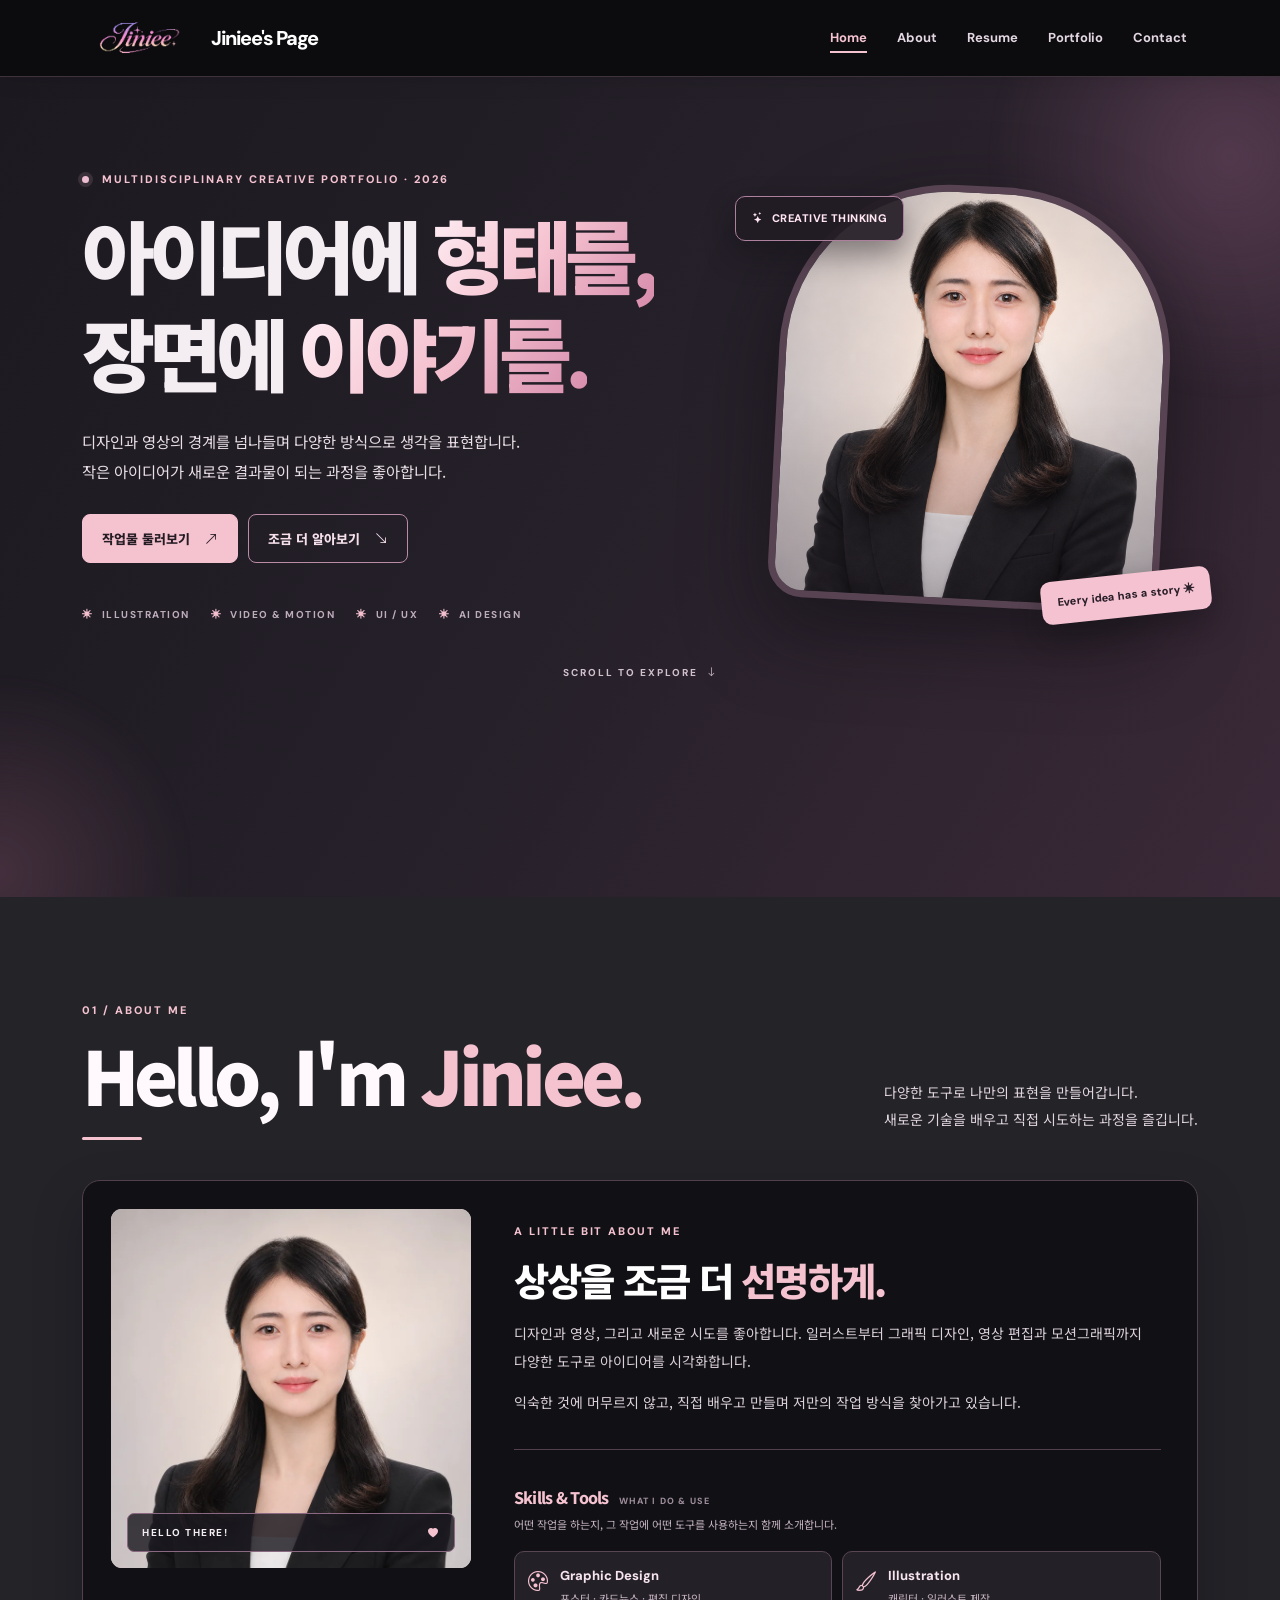
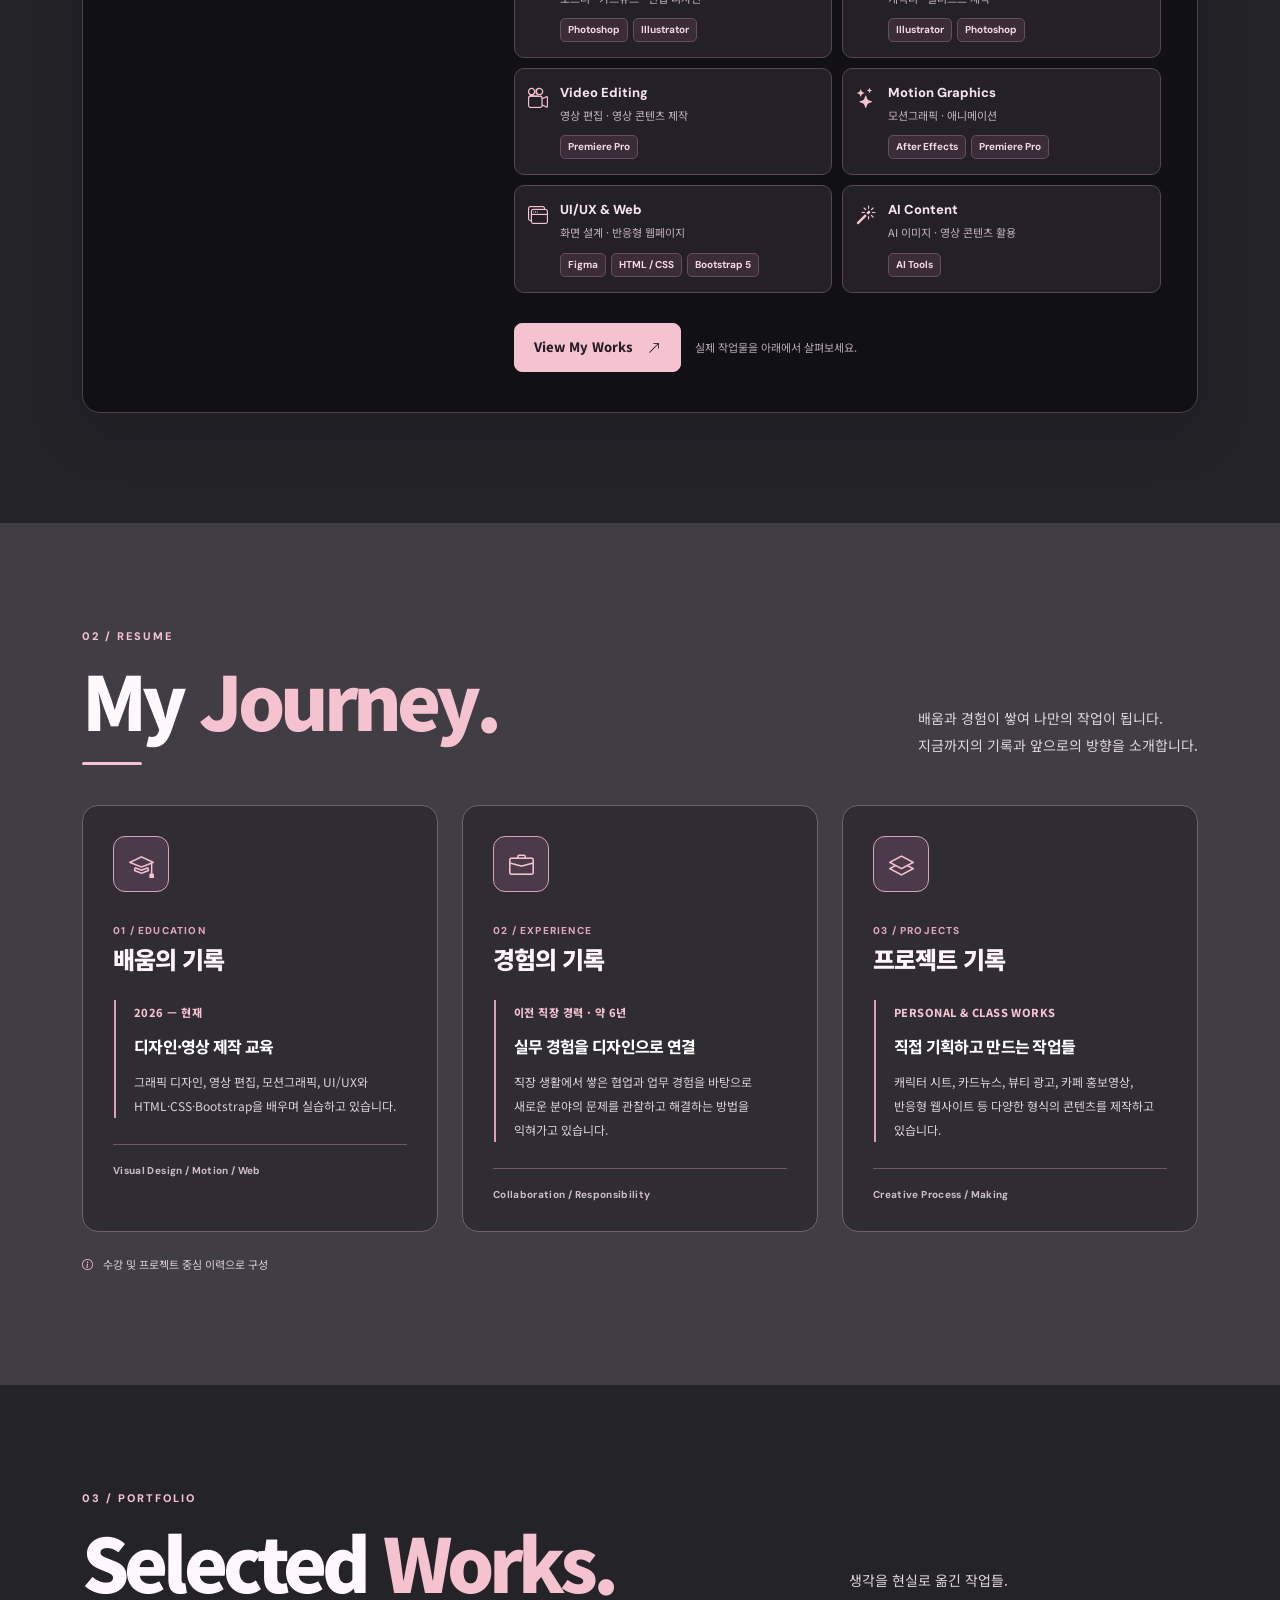
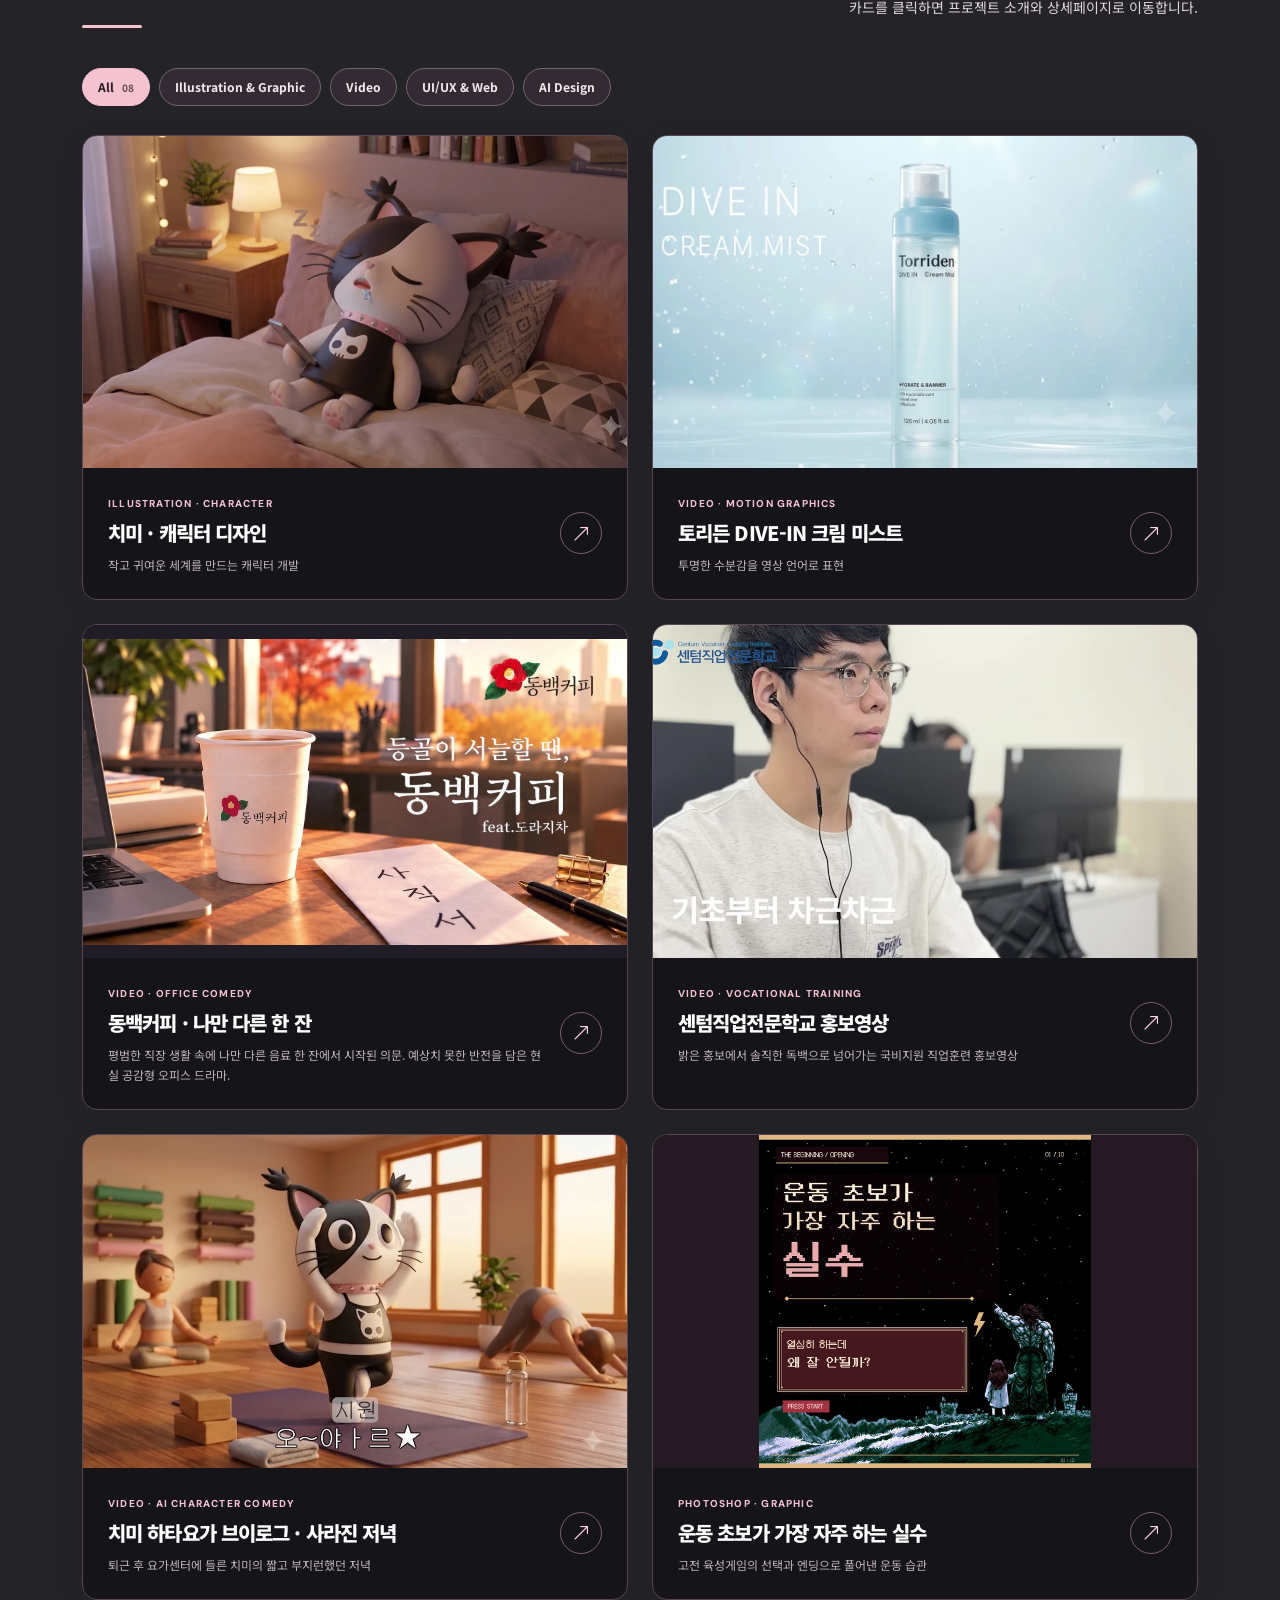
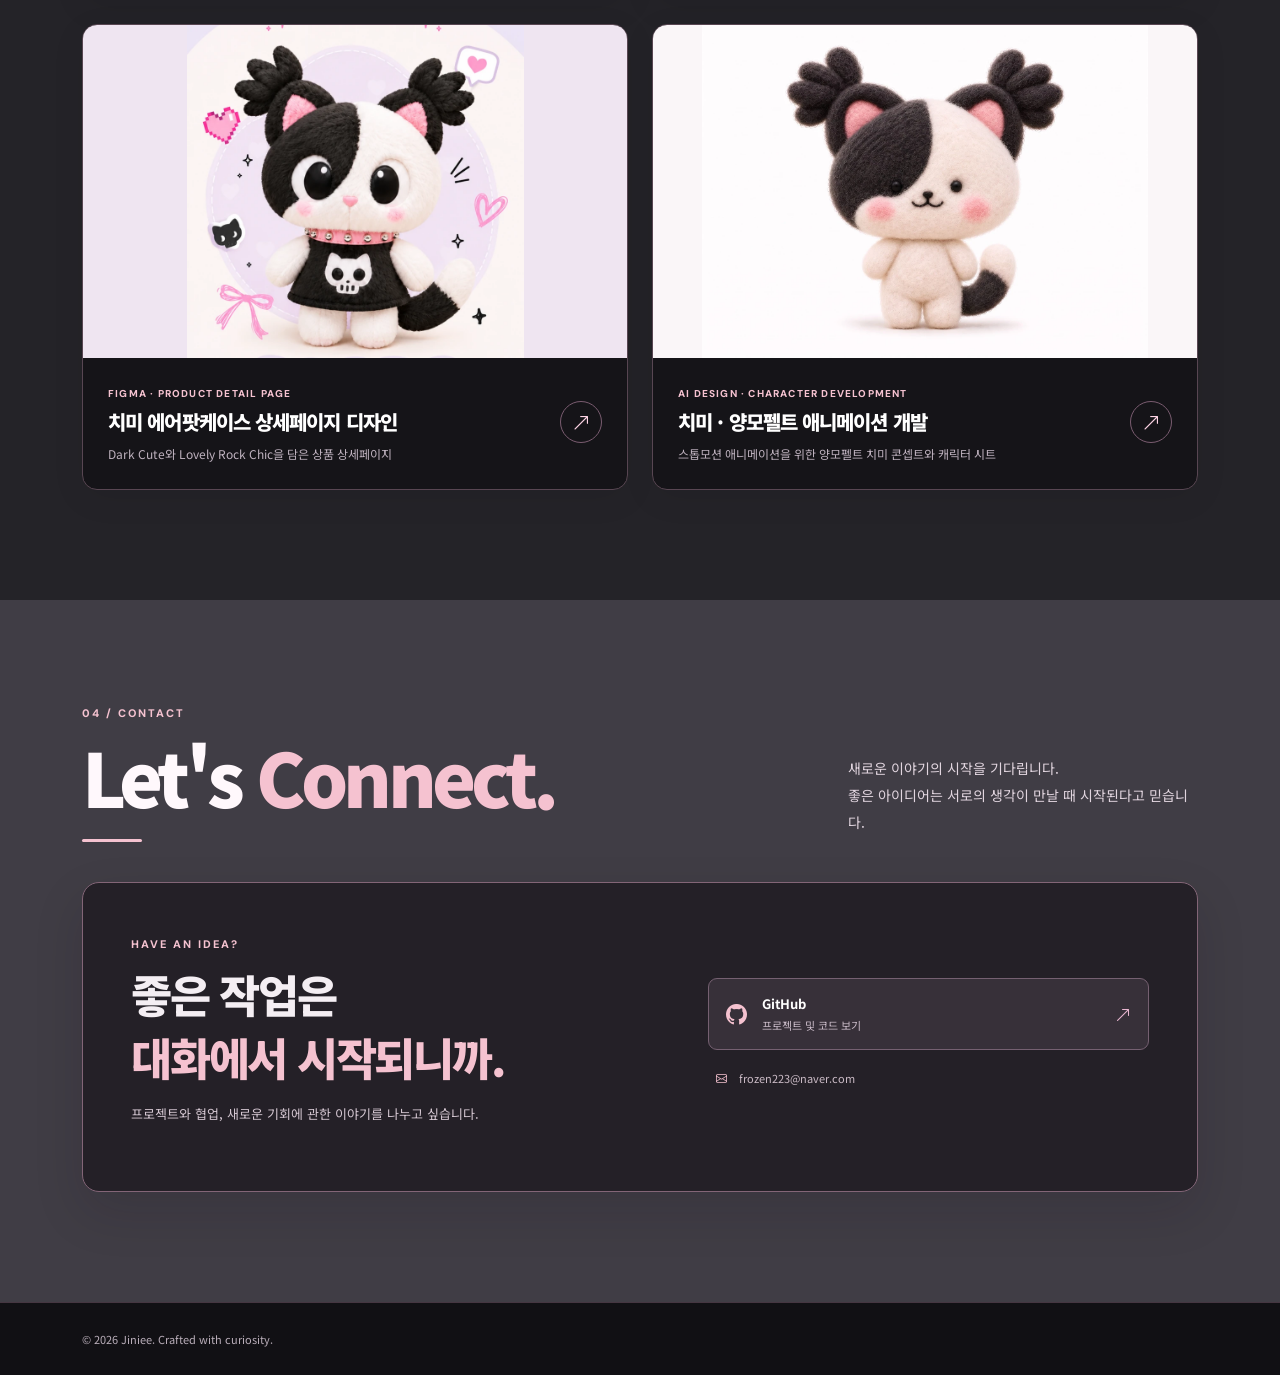
<file: index.html>
<!DOCTYPE html>
<html lang="ko">
  <head>
    <meta charset="utf-8">
    <meta name="viewport" content="width=device-width,initial-scale=1">
    <meta name="author" content="김혜진">
    <meta name="description" content="일러스트, 그래픽, 모션, UI/UX, AI 디자인을 기록하는 Jiniee의 포트폴리오">
    <meta name="theme-color" content="#242328">
    <title>Creative Portfolio | Jiniee's Page</title>
    <link rel="icon" type="image/png" href="assets/img/jiniee-icon.png">
    <link rel="apple-touch-icon" href="assets/img/jiniee-touch-icon.png">
    <link rel="preconnect" href="https://fonts.googleapis.com">
    <link rel="preconnect" href="https://fonts.gstatic.com" crossorigin>
    <link href="https://fonts.googleapis.com/css2?family=DM+Sans:wght@400;500;600;700;800&family=Noto+Sans+KR:wght@400;500;600;700;800;900&display=swap" rel="stylesheet">
    <link rel="stylesheet" href="assets/vendor/bootstrap/css/bootstrap.min.css">
    <link rel="stylesheet" href="assets/vendor/bootstrap-icons/bootstrap-icons.css">
    <link rel="stylesheet" href="assets/css/main.css">
  </head>
  <body class="home-page">
    <header class="site-header sticky-top" id="header">
      <nav class="navbar navbar-expand-lg navbar-dark" aria-label="메인 메뉴">
        <div class="container-xl">
          <a class="navbar-brand site-logo" href="#hero" aria-label="Jiniee 포트폴리오 홈">
            <img src="assets/img/logo.png" alt="Jiniee" width="108" height="36">
            <span>Jiniee's Page</span>
          </a>
          <button class="navbar-toggler" type="button" data-bs-toggle="collapse" data-bs-target="#siteNav" aria-controls="siteNav" aria-expanded="false" aria-label="메뉴 펼치기"><span class="navbar-toggler-icon"></span></button>
          <div class="collapse navbar-collapse justify-content-end" id="siteNav">
            <ul class="navbar-nav align-items-lg-center gap-lg-2">
              <li class="nav-item">
                <a class="nav-link" href="#hero">Home</a>
              </li>
              <li class="nav-item">
                <a class="nav-link" href="#about">About</a>
              </li>
              <li class="nav-item">
                <a class="nav-link" href="#resume">Resume</a>
              </li>
              <li class="nav-item">
                <a class="nav-link" href="#portfolio">Portfolio</a>
              </li>
              <li class="nav-item">
                <a class="nav-link" href="#contact">Contact</a>
              </li>
            </ul>
          </div>
        </div>
      </nav>
    </header>
    <main>
      <!-- 01. HOME: 첫인상 -->
      <section id="hero" class="hero section-hero">
        <div class="hero-glow glow-one" aria-hidden="true"></div>
        <div class="hero-glow glow-two" aria-hidden="true"></div>
        <div class="container-xl">
          <div class="row align-items-center gy-5">
            <div class="col-lg-7 hero-copy">
              <p class="eyebrow"><span class="status-dot"></span> MULTIDISCIPLINARY CREATIVE PORTFOLIO · 2026</p>
              <h1>아이디어에 <span class="text-gradient">형태를,</span><br>장면에 <span class="text-gradient">이야기를.</span></h1>
              <p class="hero-description">디자인과 영상의 경계를 넘나들며 다양한 방식으로 생각을 표현합니다.<br class="d-none d-md-block"> 작은 아이디어가 새로운 결과물이 되는 과정을 좋아합니다.</p>
              <div class="hero-actions">
                <a href="#portfolio" class="btn-primary-j">작업물 둘러보기 <i class="bi bi-arrow-up-right"></i></a>
                <a href="#about" class="btn-outline-j">조금 더 알아보기 <i class="bi bi-arrow-down-right"></i></a>
              </div>
              <div class="hero-capabilities">
                <span>ILLUSTRATION</span>
                <span>VIDEO & MOTION</span>
                <span>UI / UX</span>
                <span>AI DESIGN</span>
              </div>
            </div>
            <div class="col-lg-5">
              <div class="hero-visual">
                <div class="hero-image-frame">
                  <img src="assets/img/20261124/hero-profile.webp" alt="검은 재킷을 입은 김혜진의 프로필 사진" width="1122" height="1402" fetchpriority="high">
                </div>
                <div class="float-label float-top"><i class="bi bi-stars"></i> CREATIVE THINKING</div>
                <div class="float-label float-bottom">Every idea has a story <span aria-hidden="true">✳</span></div>
                <div class="hero-ring" aria-hidden="true"></div>
              </div>
            </div>
          </div>
          <div class="hero-scroll">
            <span>SCROLL TO EXPLORE</span>
            <i class="bi bi-arrow-down"></i>
          </div>
        </div>
      </section>
      <!-- 02. ABOUT -->
      <section id="about" class="section-base section-dark">
        <div class="container-xl">
          <div class="section-heading">
            <div>
              <p class="eyebrow">01 / ABOUT ME</p>
              <h2>Hello, I'm <em>Jiniee.</em></h2>
              <span class="accent-line"></span>
            </div>
            <p class="section-summary">다양한 도구로 나만의 표현을 만들어갑니다.<br>새로운 기술을 배우고 직접 시도하는 과정을 즐깁니다.</p>
          </div>
          <div class="about-panel">
            <div class="about-photo-wrap">
              <img src="assets/img/jiniee-profile.webp" alt="검은 재킷을 입은 김혜진의 프로필 사진" width="760" height="950" loading="lazy">
              <div class="profile-photo-caption">
                <span>HELLO THERE!</span>
                <i class="bi bi-heart-fill"></i>
              </div>
            </div>
            <div class="about-body">
              <p class="eyebrow">A LITTLE BIT ABOUT ME</p>
              <h3>상상을 조금 더 <span>선명하게.</span></h3>
              <p>디자인과 영상, 그리고 새로운 시도를 좋아합니다. 일러스트부터 그래픽 디자인, 영상 편집과 모션그래픽까지 다양한 도구로 아이디어를 시각화합니다.</p>
              <p>익숙한 것에 머무르지 않고, 직접 배우고 만들며 저만의 작업 방식을 찾아가고 있습니다.</p>
              <div class="about-divider"></div>
              <!-- Skills & Tools: 작업 역량과 사용하는 도구를 하나의 카드로 소개합니다. -->
              <div class="about-skill-group">
                <h4>Skills &amp; Tools <small>WHAT I DO &amp; USE</small></h4>
                <p class="skills-intro">어떤 작업을 하는지, 그 작업에 어떤 도구를 사용하는지 함께 소개합니다.</p>
                <div class="creative-skills" aria-label="제작 분야와 사용 도구">
                  <div class="skill-card">
                    <i class="bi bi-palette" aria-hidden="true"></i>
                    <div class="skill-copy">
                      <strong>Graphic Design</strong>
                      <small>포스터 · 카드뉴스 · 편집 디자인</small>
                      <div class="skill-tools">
                        <span>Photoshop</span>
                        <span>Illustrator</span>
                      </div>
                    </div>
                  </div>
                  <div class="skill-card">
                    <i class="bi bi-brush" aria-hidden="true"></i>
                    <div class="skill-copy">
                      <strong>Illustration</strong>
                      <small>캐릭터 · 일러스트 제작</small>
                      <div class="skill-tools">
                        <span>Illustrator</span>
                        <span>Photoshop</span>
                      </div>
                    </div>
                  </div>
                  <div class="skill-card">
                    <i class="bi bi-camera-reels" aria-hidden="true"></i>
                    <div class="skill-copy">
                      <strong>Video Editing</strong>
                      <small>영상 편집 · 영상 콘텐츠 제작</small>
                      <div class="skill-tools">
                        <span>Premiere Pro</span>
                      </div>
                    </div>
                  </div>
                  <div class="skill-card">
                    <i class="bi bi-stars" aria-hidden="true"></i>
                    <div class="skill-copy">
                      <strong>Motion Graphics</strong>
                      <small>모션그래픽 · 애니메이션</small>
                      <div class="skill-tools">
                        <span>After Effects</span>
                        <span>Premiere Pro</span>
                      </div>
                    </div>
                  </div>
                  <div class="skill-card">
                    <i class="bi bi-window-stack" aria-hidden="true"></i>
                    <div class="skill-copy">
                      <strong>UI/UX &amp; Web</strong>
                      <small>화면 설계 · 반응형 웹페이지</small>
                      <div class="skill-tools">
                        <span>Figma</span>
                        <span>HTML / CSS</span>
                        <span>Bootstrap 5</span>
                      </div>
                    </div>
                  </div>
                  <div class="skill-card">
                    <i class="bi bi-magic" aria-hidden="true"></i>
                    <div class="skill-copy">
                      <strong>AI Content</strong>
                      <small>AI 이미지 · 영상 콘텐츠 활용</small>
                      <div class="skill-tools">
                        <span>AI Tools</span>
                      </div>
                    </div>
                  </div>
                </div>
              </div>
              <div class="about-cta">
                <a href="#portfolio" class="btn-primary-j">View My Works <i class="bi bi-arrow-up-right"></i></a>
                <span>실제 작업물을 아래에서 살펴보세요.</span>
              </div>
            </div>
          </div>
        </div>
      </section>
      <!-- 03. RESUME -->
      <section id="resume" class="section-base light-background">
        <div class="container-xl">
          <div class="section-heading">
            <div>
              <p class="eyebrow">02 / RESUME</p>
              <h2>My <em>Journey.</em></h2>
              <span class="accent-line"></span>
            </div>
            <p class="section-summary">배움과 경험이 쌓여 나만의 작업이 됩니다.<br>지금까지의 기록과 앞으로의 방향을 소개합니다.</p>
          </div>

          <div class="row g-3 g-lg-4">
            <div class="col-lg-4">
              <article class="resume-card h-100">
                <div class="resume-icon">
                  <i class="bi bi-mortarboard"></i>
                </div>
                <p class="resume-no">01 / EDUCATION</p>
                <h3>배움의 기록</h3>
                <div class="resume-entry">
                  <span class="resume-date">2026 — 현재</span>
                  <h4>디자인·영상 제작 교육</h4>
                  <p>그래픽 디자인, 영상 편집, 모션그래픽, UI/UX와 HTML·CSS·Bootstrap을 배우며 실습하고 있습니다.</p>
                </div>
                <div class="resume-keyword">Visual Design / Motion / Web</div>
              </article>
            </div>
            <div class="col-lg-4">
              <article class="resume-card h-100">
                <div class="resume-icon">
                  <i class="bi bi-briefcase"></i>
                </div>
                <p class="resume-no">02 / EXPERIENCE</p>
                <h3>경험의 기록</h3>
                <div class="resume-entry">
                  <span class="resume-date">이전 직장 경력 · 약 6년</span>
                  <h4>실무 경험을 디자인으로 연결</h4>
                  <p>직장 생활에서 쌓은 협업과 업무 경험을 바탕으로 새로운 분야의 문제를 관찰하고 해결하는 방법을 익혀가고 있습니다.</p>
                </div>
                <div class="resume-keyword">Collaboration / Responsibility</div>
              </article>
            </div>
            <div class="col-lg-4">
              <article class="resume-card h-100">
                <div class="resume-icon">
                  <i class="bi bi-layers"></i>
                </div>
                <p class="resume-no">03 / PROJECTS</p>
                <h3>프로젝트 기록</h3>
                <div class="resume-entry">
                  <span class="resume-date">PERSONAL & CLASS WORKS</span>
                  <h4>직접 기획하고 만드는 작업들</h4>
                  <p>캐릭터 시트, 카드뉴스, 뷰티 광고, 카페 홍보영상, 반응형 웹사이트 등 다양한 형식의 콘텐츠를 제작하고 있습니다.</p>
                </div>
                <div class="resume-keyword">Creative Process / Making</div>
              </article>
            </div>
          </div>
          <p class="resume-note"><i class="bi bi-info-circle"></i> 수강 및 프로젝트 중심 이력으로 구성</p>
        </div>
      </section>
      <!-- 04. PORTFOLIO -->
      <section id="portfolio" class="section-base section-dark">
        <div class="container-xl">
          <div class="section-heading">
            <div>
              <p class="eyebrow">03 / PORTFOLIO</p>
              <h2>Selected <em>Works.</em></h2>
              <span class="accent-line"></span>
            </div>
            <p class="section-summary">생각을 현실로 옮긴 작업들.<br>카드를 클릭하면 프로젝트 소개와 상세페이지로 이동합니다.</p>
          </div>
          <div class="project-filters" role="group" aria-label="작품 분류 필터">
            <button type="button" class="filter-btn active" data-filter="all" aria-pressed="true">All <span>08</span></button>
            <button type="button" class="filter-btn" data-filter="graphic" aria-pressed="false">Illustration &amp; Graphic</button>
            <button type="button" class="filter-btn" data-filter="motion" aria-pressed="false">Video</button>
            <button type="button" class="filter-btn" data-filter="uiux" aria-pressed="false">UI/UX &amp; Web</button>
            <button type="button" class="filter-btn" data-filter="ai" aria-pressed="false">AI Design</button>
          </div>
          <div class="row g-4" id="work-grid">
            <div class="col-12 col-md-6 portfolio-item" data-category="graphic">
              <a class="work-card" href="portfolio-details-1.html" aria-label="치미 · 캐릭터 디자인 상세페이지 열기">
                <div class="project-art work-artwork"><img src="assets/img/case-study/chimi.webp" alt="" loading="lazy" decoding="async"></div>
                <div class="work-meta">
                  <div>
                    <span class="work-type">ILLUSTRATION · CHARACTER</span>
                    <h3>치미 · 캐릭터 디자인</h3>
                    <p>작고 귀여운 세계를 만드는 캐릭터 개발</p>
                  </div>
                  <span class="work-arrow" aria-hidden="true"><i class="bi bi-arrow-up-right"></i></span>
                </div>
              </a>
            </div>
            <div class="col-12 col-md-6 portfolio-item" data-category="motion">
              <a class="work-card" href="portfolio-details-2.html" aria-label="토리든 DIVE-IN 크림 미스트 상세페이지 열기">
                <div class="project-art work-artwork"><img src="assets/img/case-study/mist-hero.webp" alt="" loading="lazy" decoding="async"></div>
                <div class="work-meta">
                  <div>
                    <span class="work-type">VIDEO · MOTION GRAPHICS</span>
                    <h3>토리든 DIVE-IN 크림 미스트</h3>
                    <p>투명한 수분감을 영상 언어로 표현</p>
                  </div>
                  <span class="work-arrow" aria-hidden="true"><i class="bi bi-arrow-up-right"></i></span>
                </div>
              </a>
            </div>
            <div class="col-12 col-md-6 portfolio-item" data-category="motion">
              <a class="work-card" href="portfolio-details-3.html" aria-label="동백커피 · 나만 다른 한 잔 상세페이지 열기">
                <div class="project-art work-artwork work-art-contained"><img src="assets/img/case-study/dongbaek-ending.webp" alt="도라지차 컵과 사직서가 놓인 동백커피 엔딩샷" loading="lazy" decoding="async"></div>
                <div class="work-meta">
                  <div>
                    <span class="work-type">VIDEO · OFFICE COMEDY</span>
                    <h3>동백커피 · 나만 다른 한 잔</h3>
                    <p>평범한 직장 생활 속에 나만 다른 음료 한 잔에서 시작된 의문. 예상치 못한 반전을 담은 현실 공감형 오피스 드라마.</p>
                  </div>
                  <span class="work-arrow" aria-hidden="true"><i class="bi bi-arrow-up-right"></i></span>
                </div>
              </a>
            </div>
            <div class="col-12 col-md-6 portfolio-item" data-category="motion">
              <a class="work-card" href="portfolio-details-9.html" aria-label="센텀직업전문학교 홍보영상 상세페이지 열기">
                <div class="project-art work-artwork"><img src="assets/img/case-study/centum/cover.webp" alt="" width="1280" height="720" loading="lazy" decoding="async"></div>
                <div class="work-meta">
                  <div>
                    <span class="work-type">VIDEO · VOCATIONAL TRAINING</span>
                    <h3>센텀직업전문학교 홍보영상</h3>
                    <p>밝은 홍보에서 솔직한 독백으로 넘어가는 국비지원 직업훈련 홍보영상</p>
                  </div>
                  <span class="work-arrow" aria-hidden="true"><i class="bi bi-arrow-up-right"></i></span>
                </div>
              </a>
            </div>
            <div class="col-12 col-md-6 portfolio-item" data-category="motion">
              <a class="work-card" href="portfolio-details-10.html" aria-label="치미 하타요가 브이로그 · 사라진 저녁 상세페이지 열기">
                <div class="project-art work-artwork"><img src="assets/img/case-study/chimi-yoga/cover.webp" alt="" width="1280" height="720" loading="lazy" decoding="async"></div>
                <div class="work-meta">
                  <div>
                    <span class="work-type">VIDEO · AI CHARACTER COMEDY</span>
                    <h3>치미 하타요가 브이로그 · 사라진 저녁</h3>
                    <p>퇴근 후 요가센터에 들른 치미의 짧고 부지런했던 저녁</p>
                  </div>
                  <span class="work-arrow" aria-hidden="true"><i class="bi bi-arrow-up-right"></i></span>
                </div>
              </a>
            </div>
            <div class="col-12 col-md-6 portfolio-item" data-category="graphic">
              <a class="work-card" href="portfolio-details-4.html" aria-label="운동 초보가 가장 자주 하는 실수 상세페이지 열기">
                <div class="project-art work-artwork work-art-contained card-banner"><img src="assets/img/case-study/card-news/cover-thumb.webp" alt="" width="640" height="640" loading="lazy" decoding="async"></div>
                <div class="work-meta">
                  <div>
                    <span class="work-type">PHOTOSHOP · GRAPHIC</span>
                    <h3>운동 초보가 가장 자주 하는 실수</h3>
                    <p>고전 육성게임의 선택과 엔딩으로 풀어낸 운동 습관</p>
                  </div>
                  <span class="work-arrow" aria-hidden="true"><i class="bi bi-arrow-up-right"></i></span>
                </div>
              </a>
            </div>
            <div class="col-12 col-md-6 portfolio-item" data-category="uiux">
              <a class="work-card" href="portfolio-details-5.html" aria-label="치미 에어팟케이스 상세페이지 디자인 상세페이지 열기">
                <div class="project-art work-artwork work-art-contained chimi-product-banner"><img src="assets/img/case-study/chimi-product/product-cover.webp" alt="" width="800" height="790" loading="lazy" decoding="async"></div>
                <div class="work-meta">
                  <div>
                    <span class="work-type">FIGMA · PRODUCT DETAIL PAGE</span>
                    <h3>치미 에어팟케이스 상세페이지 디자인</h3>
                    <p>Dark Cute와 Lovely Rock Chic을 담은 상품 상세페이지</p>
                  </div>
                  <span class="work-arrow" aria-hidden="true"><i class="bi bi-arrow-up-right"></i></span>
                </div>
              </a>
            </div>
            <div class="col-12 col-md-6 portfolio-item" data-category="ai">
              <a class="work-card" href="portfolio-details-8.html" aria-label="치미 · 양모펠트 애니메이션 개발 상세페이지 열기">
                <div class="project-art work-artwork work-art-contained chimi-felt-banner"><img src="assets/img/case-study/chimi-felt/front.webp" alt="" width="1400" height="1045" loading="lazy" decoding="async"></div>
                <div class="work-meta">
                  <div>
                    <span class="work-type">AI DESIGN · CHARACTER DEVELOPMENT</span>
                    <h3>치미 · 양모펠트 애니메이션 개발</h3>
                    <p>스톱모션 애니메이션을 위한 양모펠트 치미 콘셉트와 캐릭터 시트</p>
                  </div>
                  <span class="work-arrow" aria-hidden="true"><i class="bi bi-arrow-up-right"></i></span>
                </div>
              </a>
            </div>
          </div>
        </div>
      </section>
      <!-- 05. CONTACT -->
      <section id="contact" class="section-base light-background">
        <div class="container-xl">
          <div class="section-heading">
            <div>
              <p class="eyebrow">04 / CONTACT</p>
              <h2>Let's <em>Connect.</em></h2>
              <span class="accent-line"></span>
            </div>
            <p class="section-summary">새로운 이야기의 시작을 기다립니다.<br>좋은 아이디어는 서로의 생각이 만날 때 시작된다고 믿습니다.</p>
          </div>
          <div class="contact-card">
            <div class="contact-left">
              <span class="eyebrow">HAVE AN IDEA?</span>
              <h3>좋은 작업은<br><em>대화에서 시작되니까.</em></h3>
              <p>프로젝트와 협업, 새로운 기회에 관한 이야기를 나누고 싶습니다.</p>
            </div>
            <div class="contact-right">
              <a href="https://github.com/jjieniee" target="_blank" rel="noopener noreferrer" class="contact-link">
                <i class="bi bi-github"></i>
                <span><strong>GitHub</strong><small>프로젝트 및 코드 보기</small></span>
                <i class="bi bi-arrow-up-right"></i>
              </a>
              <div class="contact-hint">
                <i class="bi bi-envelope"></i>
                <span>frozen223@naver.com</span>
              </div>
            </div>
          </div>
        </div>
      </section>
    </main>
    <footer class="site-footer">
      <div class="container-xl d-flex flex-column flex-sm-row justify-content-between gap-2 align-items-sm-center">
        <p class="mb-0">© 2026 Jiniee. Crafted with curiosity.</p>
      </div>
    </footer>
    <script src="assets/vendor/bootstrap/js/bootstrap.bundle.min.js"></script>
    <script src="assets/js/main.js"></script>
    <!-- Back to Top: 페이지를 스크롤한 뒤 Home으로 이동 -->
    <a href="#hero" class="scroll-top-btn" aria-label="맨 위로 이동">
      <i class="bi bi-arrow-up" aria-hidden="true"></i>
    </a>
  </body>
</html>
</file>
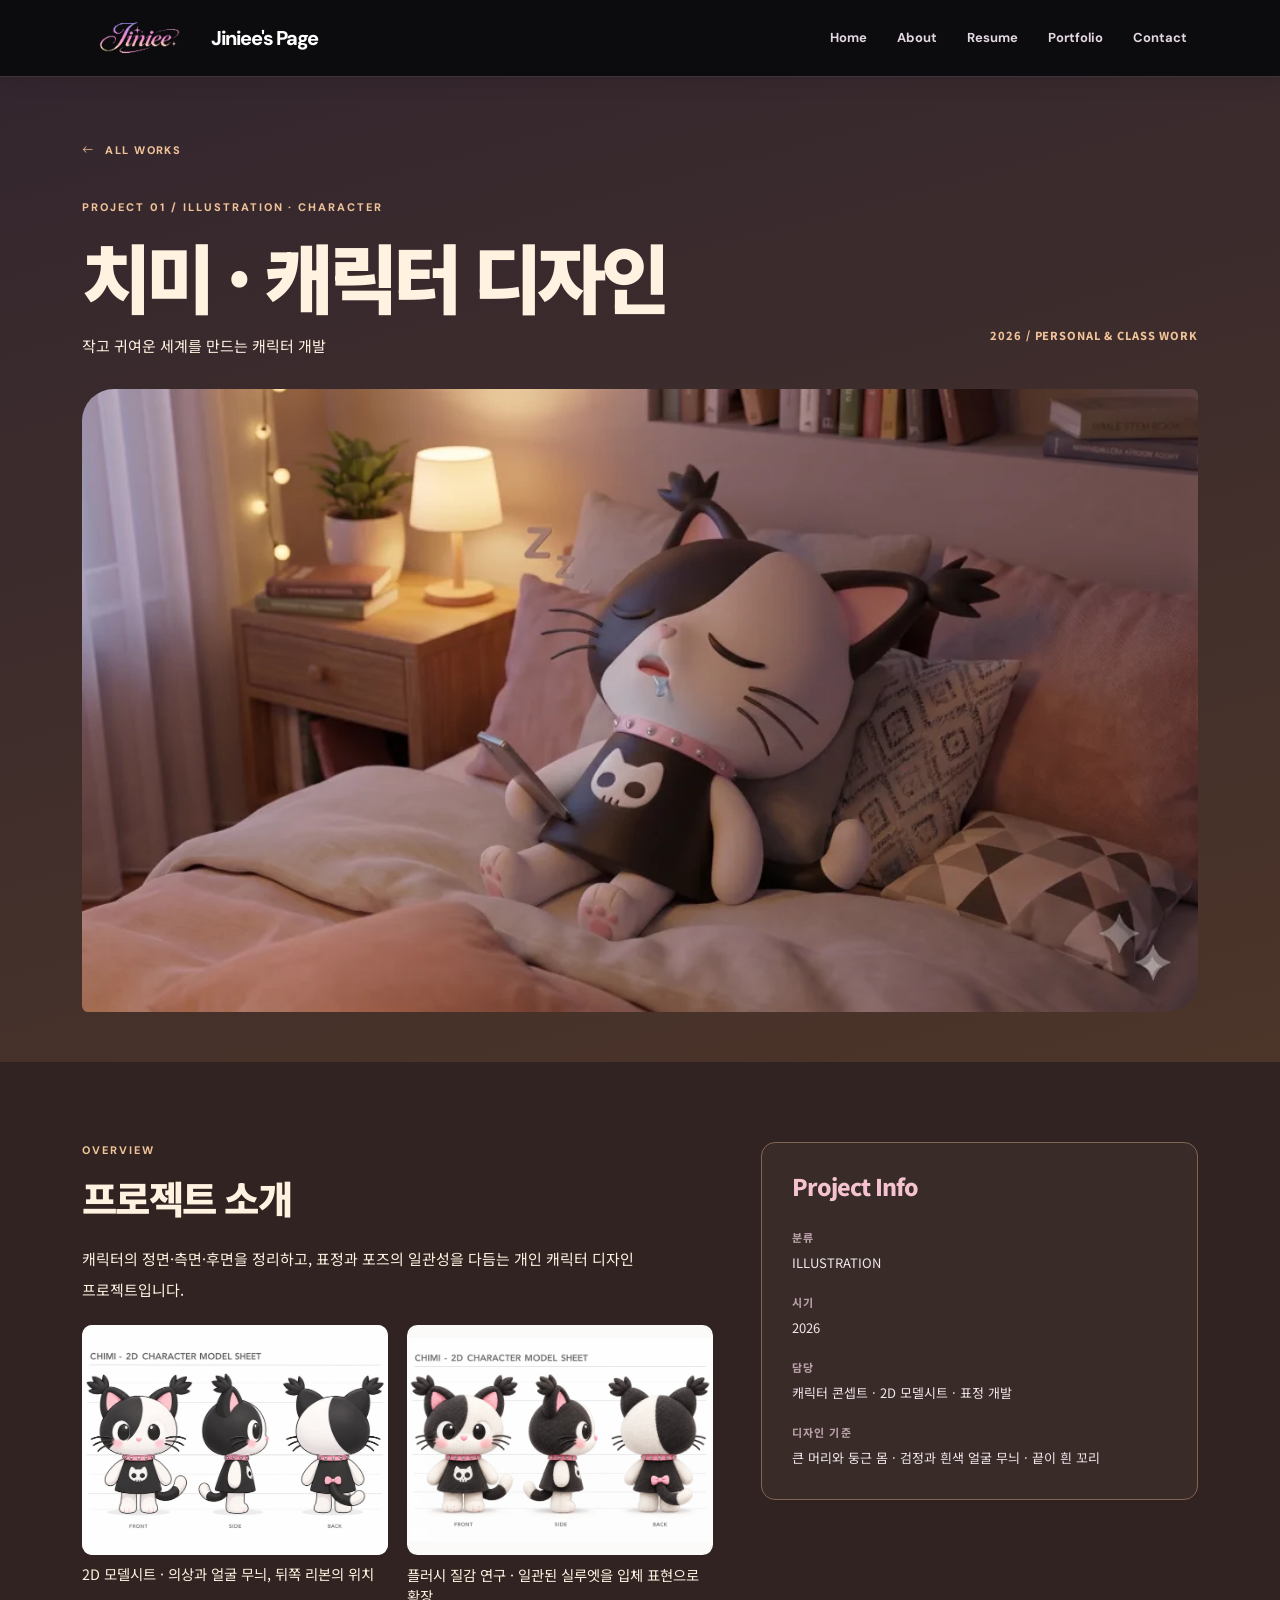
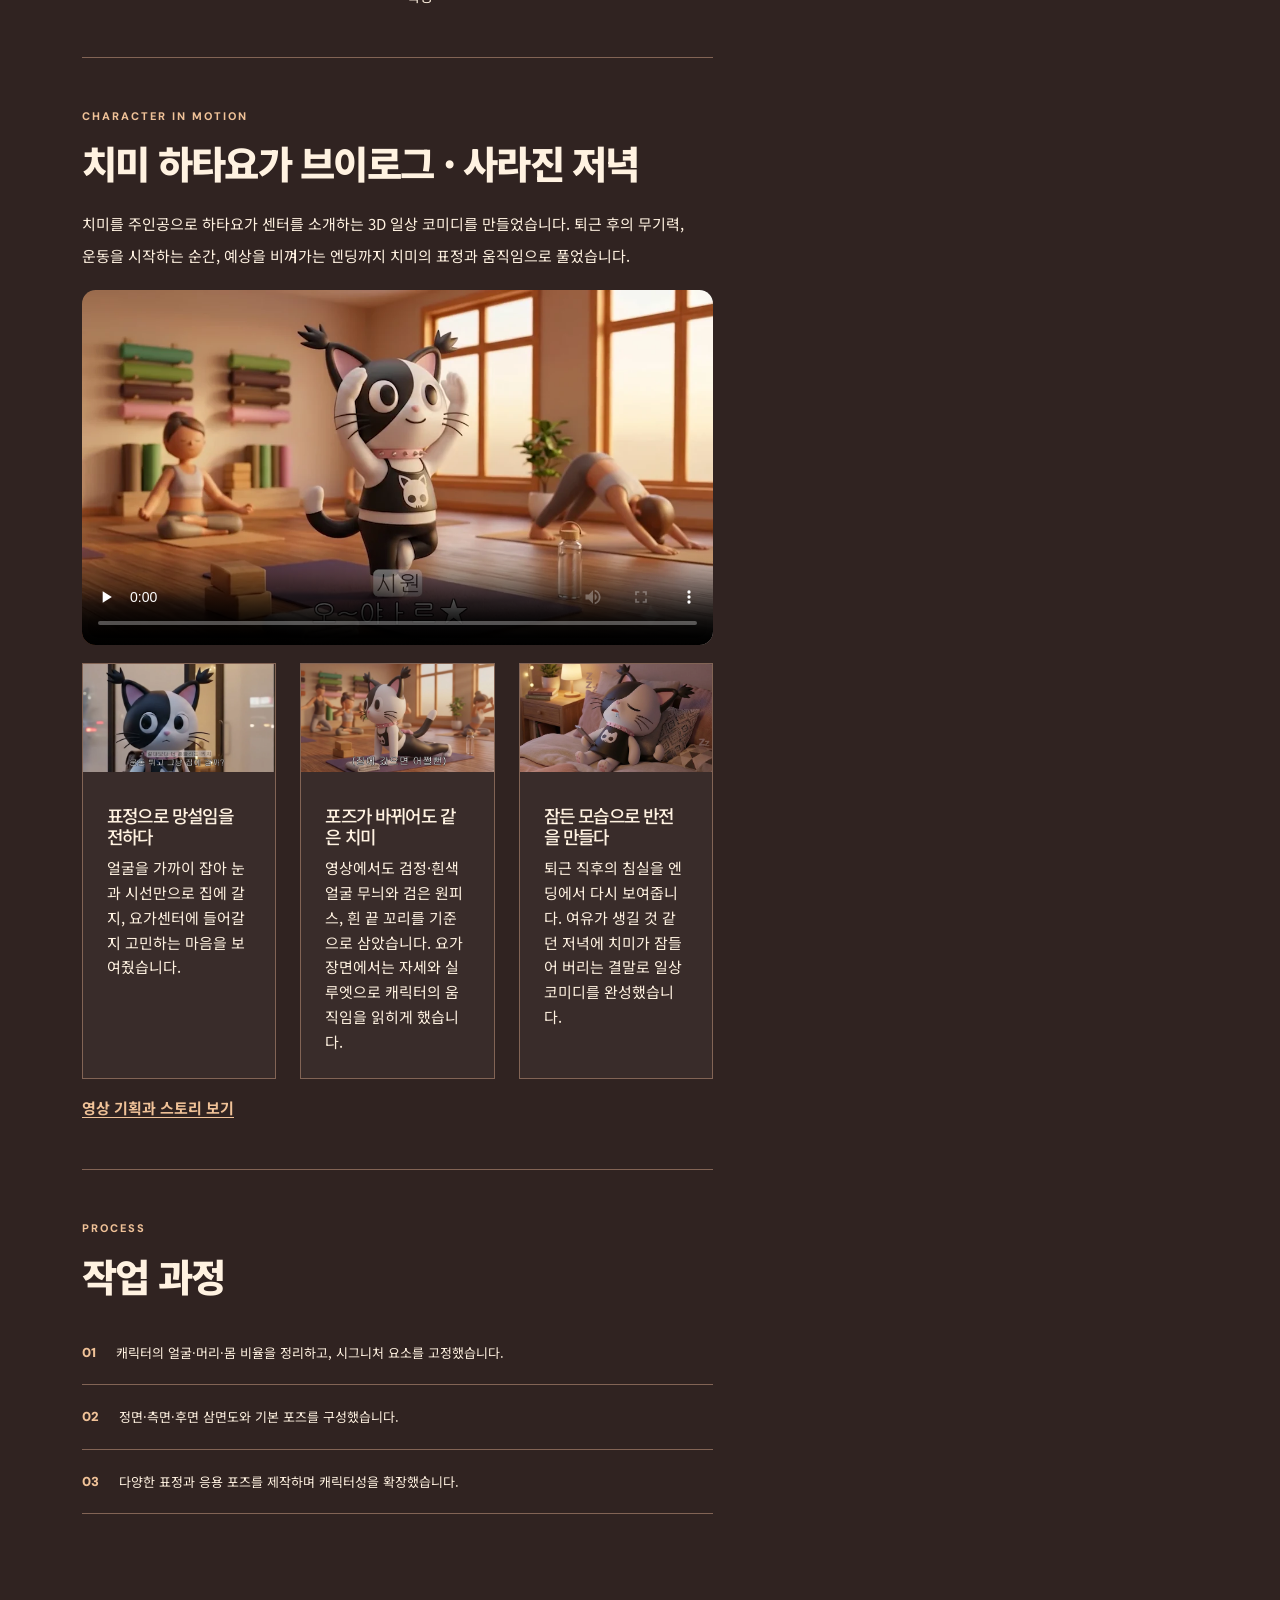
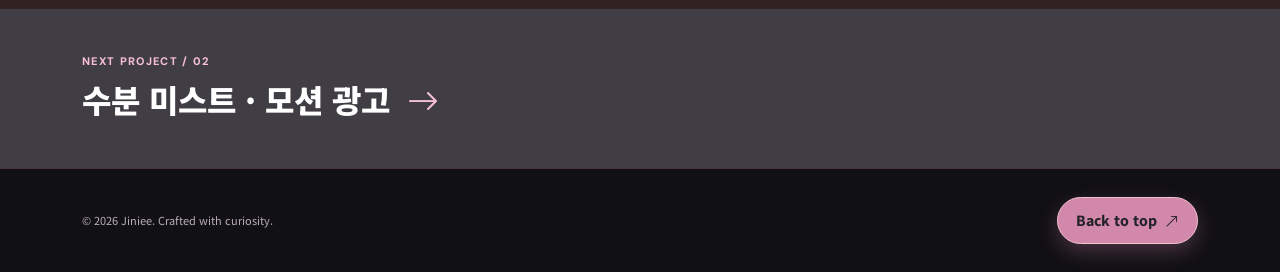
<file: portfolio-details-1.html>
<!DOCTYPE html>
<html lang="ko">
  <head>
    <meta charset="utf-8">
    <meta name="viewport" content="width=device-width,initial-scale=1">
    <meta name="author" content="김혜진">
    <meta name="description" content="캐릭터의 정면·측면·후면을 정리하고, 표정과 포즈의 일관성을 다듬는 개인 캐릭터 디자인 프로젝트입니다.">
    <meta name="theme-color" content="#242328">
    <title>치미 · 캐릭터 디자인 | Jiniee's Page</title>
    <link rel="icon" type="image/png" href="assets/img/jiniee-icon.png">
    <link rel="apple-touch-icon" href="assets/img/jiniee-touch-icon.png">
    <link rel="preconnect" href="https://fonts.googleapis.com">
    <link rel="preconnect" href="https://fonts.gstatic.com" crossorigin>
    <link href="https://fonts.googleapis.com/css2?family=DM+Sans:wght@400;500;600;700;800&family=Noto+Sans+KR:wght@400;500;600;700;800;900&display=swap" rel="stylesheet">
    <link rel="stylesheet" href="assets/vendor/bootstrap/css/bootstrap.min.css">
    <link rel="stylesheet" href="assets/vendor/bootstrap-icons/bootstrap-icons.css">
    <link rel="stylesheet" href="assets/css/main.css">
    <link rel="stylesheet" href="assets/css/project-themes.css">
    <link rel="stylesheet" href="assets/css/portfolio-stories.css">
  </head>
  <body class="detail-page theme-character">
    <header class="site-header sticky-top" id="header">
      <nav class="navbar navbar-expand-lg navbar-dark" aria-label="메인 메뉴">
        <div class="container-xl">
          <a class="navbar-brand site-logo" href="index.html#hero" aria-label="Jiniee 포트폴리오 홈">
            <img src="assets/img/logo.png" alt="Jiniee" width="108" height="36">
            <span>Jiniee's Page</span>
          </a>
          <button class="navbar-toggler" type="button" data-bs-toggle="collapse" data-bs-target="#siteNav" aria-controls="siteNav" aria-expanded="false" aria-label="메뉴 펼치기"><span class="navbar-toggler-icon"></span></button>
          <div class="collapse navbar-collapse justify-content-end" id="siteNav">
            <ul class="navbar-nav align-items-lg-center gap-lg-2">
              <li class="nav-item">
                <a class="nav-link" href="index.html#hero">Home</a>
              </li>
              <li class="nav-item">
                <a class="nav-link" href="index.html#about">About</a>
              </li>
              <li class="nav-item">
                <a class="nav-link" href="index.html#resume">Resume</a>
              </li>
              <li class="nav-item">
                <a class="nav-link" href="index.html#portfolio">Portfolio</a>
              </li>
              <li class="nav-item">
                <a class="nav-link" href="index.html#contact">Contact</a>
              </li>
            </ul>
          </div>
        </div>
      </nav>
    </header>
    <main>
      <section class="detail-intro">
        <div class="container-xl">
          <a class="back-link" href="index.html#portfolio"><i class="bi bi-arrow-left"></i> ALL WORKS</a>
          <div class="detail-title-wrap">
            <div>
              <p class="eyebrow">PROJECT 01 / ILLUSTRATION · CHARACTER</p>
              <h1>치미 · 캐릭터 디자인</h1>
              <p class="detail-subtitle">작고 귀여운 세계를 만드는 캐릭터 개발</p>
            </div>
            <span class="detail-year">2026 / PERSONAL & CLASS WORK</span>
          </div>
          <figure class="character-scene"><img src="assets/img/case-study/chimi.webp" width="960" height="536" alt="침대에 기대 잠든 치미와 침대 옆의 작은 조명" fetchpriority="high"></figure>
        </div>
      </section>
      <section class="detail-main">
        <div class="container-xl">
          <div class="row g-5">
            <div class="col-lg-7">
              <p class="eyebrow">OVERVIEW</p>
              <h2>프로젝트 소개</h2>
              <p class="detail-body-text">캐릭터의 정면·측면·후면을 정리하고, 표정과 포즈의 일관성을 다듬는 개인 캐릭터 디자인 프로젝트입니다.</p>
              <div class="asset-gallery character-sheets">
                <figure>
                  <a href="assets/img/case-study/chimi-character/turnaround.webp" data-enlarge="치미 2D 모델시트">
                    <img src="assets/img/case-study/chimi-character/turnaround.webp" width="1400" height="1050" alt="치미의 2D 정면, 측면과 뒷모습을 한 줄로 맞춘 모델시트" loading="lazy" decoding="async">
                  </a>
                  <figcaption>2D 모델시트 · 의상과 얼굴 무늬, 뒤쪽 리본의 위치</figcaption>
                </figure>
                <figure>
                  <a href="assets/img/case-study/chimi-character/plush-study.webp" data-enlarge="치미 플러시 질감 연구">
                    <img src="assets/img/case-study/chimi-character/plush-study.webp" width="1400" height="933" alt="같은 실루엣과 의상을 입체 질감으로 표현한 치미 디자인 연구" loading="lazy" decoding="async">
                  </a>
                  <figcaption>플러시 질감 연구 · 일관된 실루엣을 입체 표현으로 확장</figcaption>
                </figure>
              </div>
              <div class="detail-rule"></div>
              <section class="character-film" aria-labelledby="character-film-title">
                <p class="eyebrow">CHARACTER IN MOTION</p>
                <h2 id="character-film-title">치미 하타요가 브이로그 · 사라진 저녁</h2>
                <p class="detail-body-text">치미를 주인공으로 하타요가 센터를 소개하는 3D 일상 코미디를 만들었습니다. 퇴근 후의 무기력, 운동을 시작하는 순간, 예상을 비껴가는 엔딩까지 치미의 표정과 움직임으로 풀었습니다.</p>
          <video class="case-video" controls playsinline preload="none" width="1280" height="720" poster="assets/img/case-study/chimi-yoga/cover.webp" aria-label="3D 치미 캐릭터가 등장하는 하타요가 브이로그">
            <source src="assets/img/case-study/chimi-yoga/film.mp4" type="video/mp4">
            <a href="assets/img/case-study/chimi-yoga/film.mp4">영상 파일 열기</a>
          </video>
                <div class="character-choices">
                  <article class="story-frame">
                    <img src="assets/img/case-study/chimi-yoga/hesitation.webp" alt="문 앞에서 망설이는 치미의 큰 눈과 얼굴 무늬" width="1100" height="618" loading="lazy" decoding="async">
                    <div class="story-note"><h3>표정으로 망설임을 전하다</h3><p>얼굴을 가까이 잡아 눈과 시선만으로 집에 갈지, 요가센터에 들어갈지 고민하는 마음을 보여줬습니다.</p></div>
                  </article>
                  <article class="story-frame">
                    <img src="assets/img/case-study/chimi-yoga/move.webp" alt="검은 원피스와 흰 끝 꼬리를 유지하며 요가하는 치미" width="1100" height="618" loading="lazy" decoding="async">
                    <div class="story-note"><h3>포즈가 바뀌어도 같은 치미</h3><p>영상에서도 검정·흰색 얼굴 무늬와 검은 원피스, 흰 끝 꼬리를 기준으로 삼았습니다. 요가 장면에서는 자세와 실루엣으로 캐릭터의 움직임을 읽히게 했습니다.</p></div>
                  </article>
                  <article class="story-frame">
                    <img src="assets/img/case-study/chimi-yoga/sleep.webp" alt="침실에서 잠든 치미" width="1100" height="618" loading="lazy" decoding="async">
                    <div class="story-note"><h3>잠든 모습으로 반전을 만들다</h3><p>퇴근 직후의 침실을 엔딩에서 다시 보여줍니다. 여유가 생길 것 같던 저녁에 치미가 잠들어 버리는 결말로 일상 코미디를 완성했습니다.</p></div>
                  </article>
                </div>
                <a class="story-link" href="portfolio-details-10.html">영상 기획과 스토리 보기</a>
              </section>
              <div class="detail-rule"></div>
              <p class="eyebrow">PROCESS</p>
              <h2>작업 과정</h2>
              <ol class="process-list">
                <li>
                  <span>01</span>
                  <p>캐릭터의 얼굴·머리·몸 비율을 정리하고, 시그니처 요소를 고정했습니다.</p>
                </li>
                <li>
                  <span>02</span>
                  <p>정면·측면·후면 삼면도와 기본 포즈를 구성했습니다.</p>
                </li>
                <li>
                  <span>03</span>
                  <p>다양한 표정과 응용 포즈를 제작하며 캐릭터성을 확장했습니다.</p>
                </li>
              </ol>
            </div>
            <div class="col-lg-5">
              <aside class="detail-aside">
                <h3>Project Info</h3>
                <dl>
                  <dt>분류</dt>
                  <dd>ILLUSTRATION</dd>
                  <dt>시기</dt>
                  <dd>2026</dd>
                  <dt>담당</dt>
                  <dd>캐릭터 콘셉트 · 2D 모델시트 · 표정 개발</dd>
                  <dt>디자인 기준</dt>
                  <dd>큰 머리와 둥근 몸 · 검정과 흰색 얼굴 무늬 · 끝이 흰 꼬리</dd>
                </dl>
              </aside>
            </div>
          </div>
        </div>
      </section>
      <section class="detail-next">
        <div class="container-xl">
          <a href="portfolio-details-2.html">
            <span>NEXT PROJECT / 02</span>
            <strong>수분 미스트 · 모션 광고 <i class="bi bi-arrow-right"></i></strong>
          </a>
        </div>
      </section>
    </main>
    <footer class="site-footer">
      <div class="container-xl d-flex flex-column flex-sm-row justify-content-between gap-2 align-items-sm-center">
        <p class="mb-0">© 2026 Jiniee. Crafted with curiosity.</p>
        <a href="index.html#hero">Back to top <i class="bi bi-arrow-up-right"></i></a>
      </div>
    </footer>
    <script src="assets/vendor/bootstrap/js/bootstrap.bundle.min.js"></script>
    <script src="assets/js/main.js"></script>
    <script src="assets/js/asset-gallery.js"></script>
  </body>
</html>
</file>
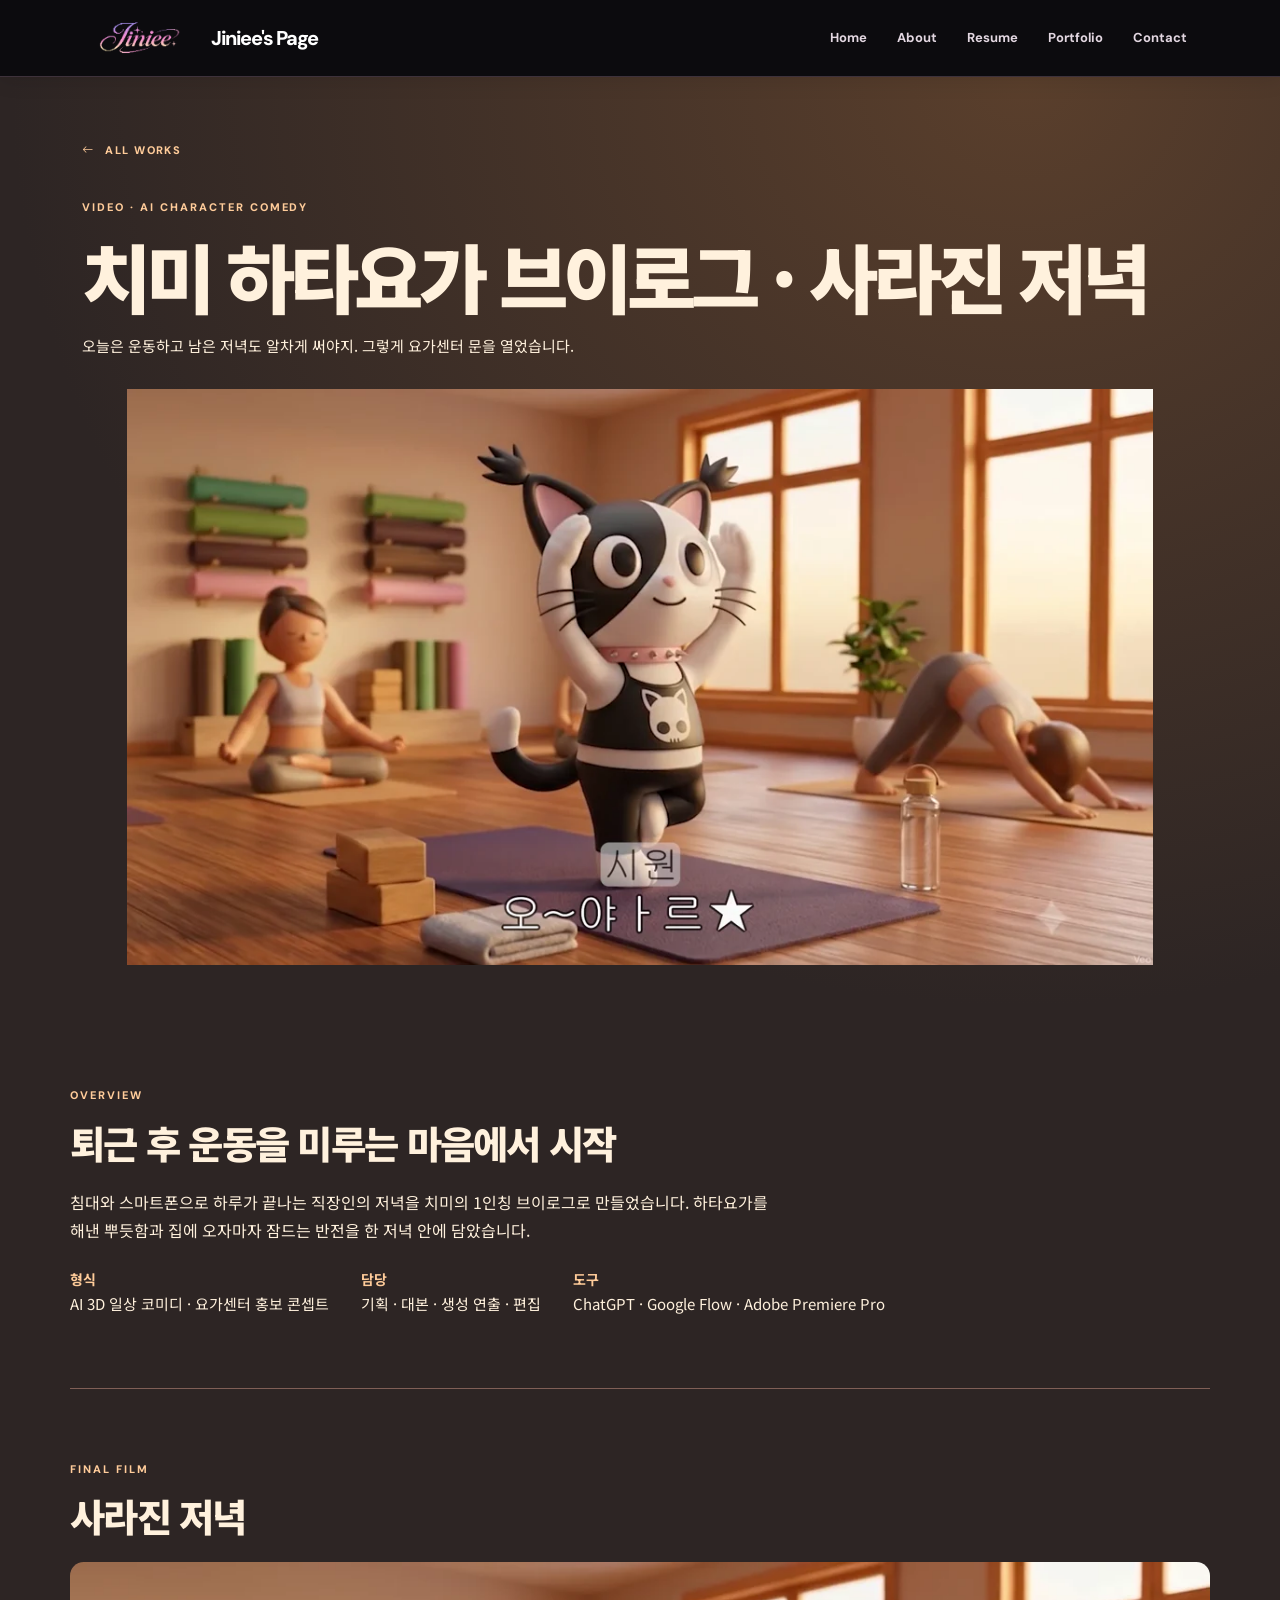
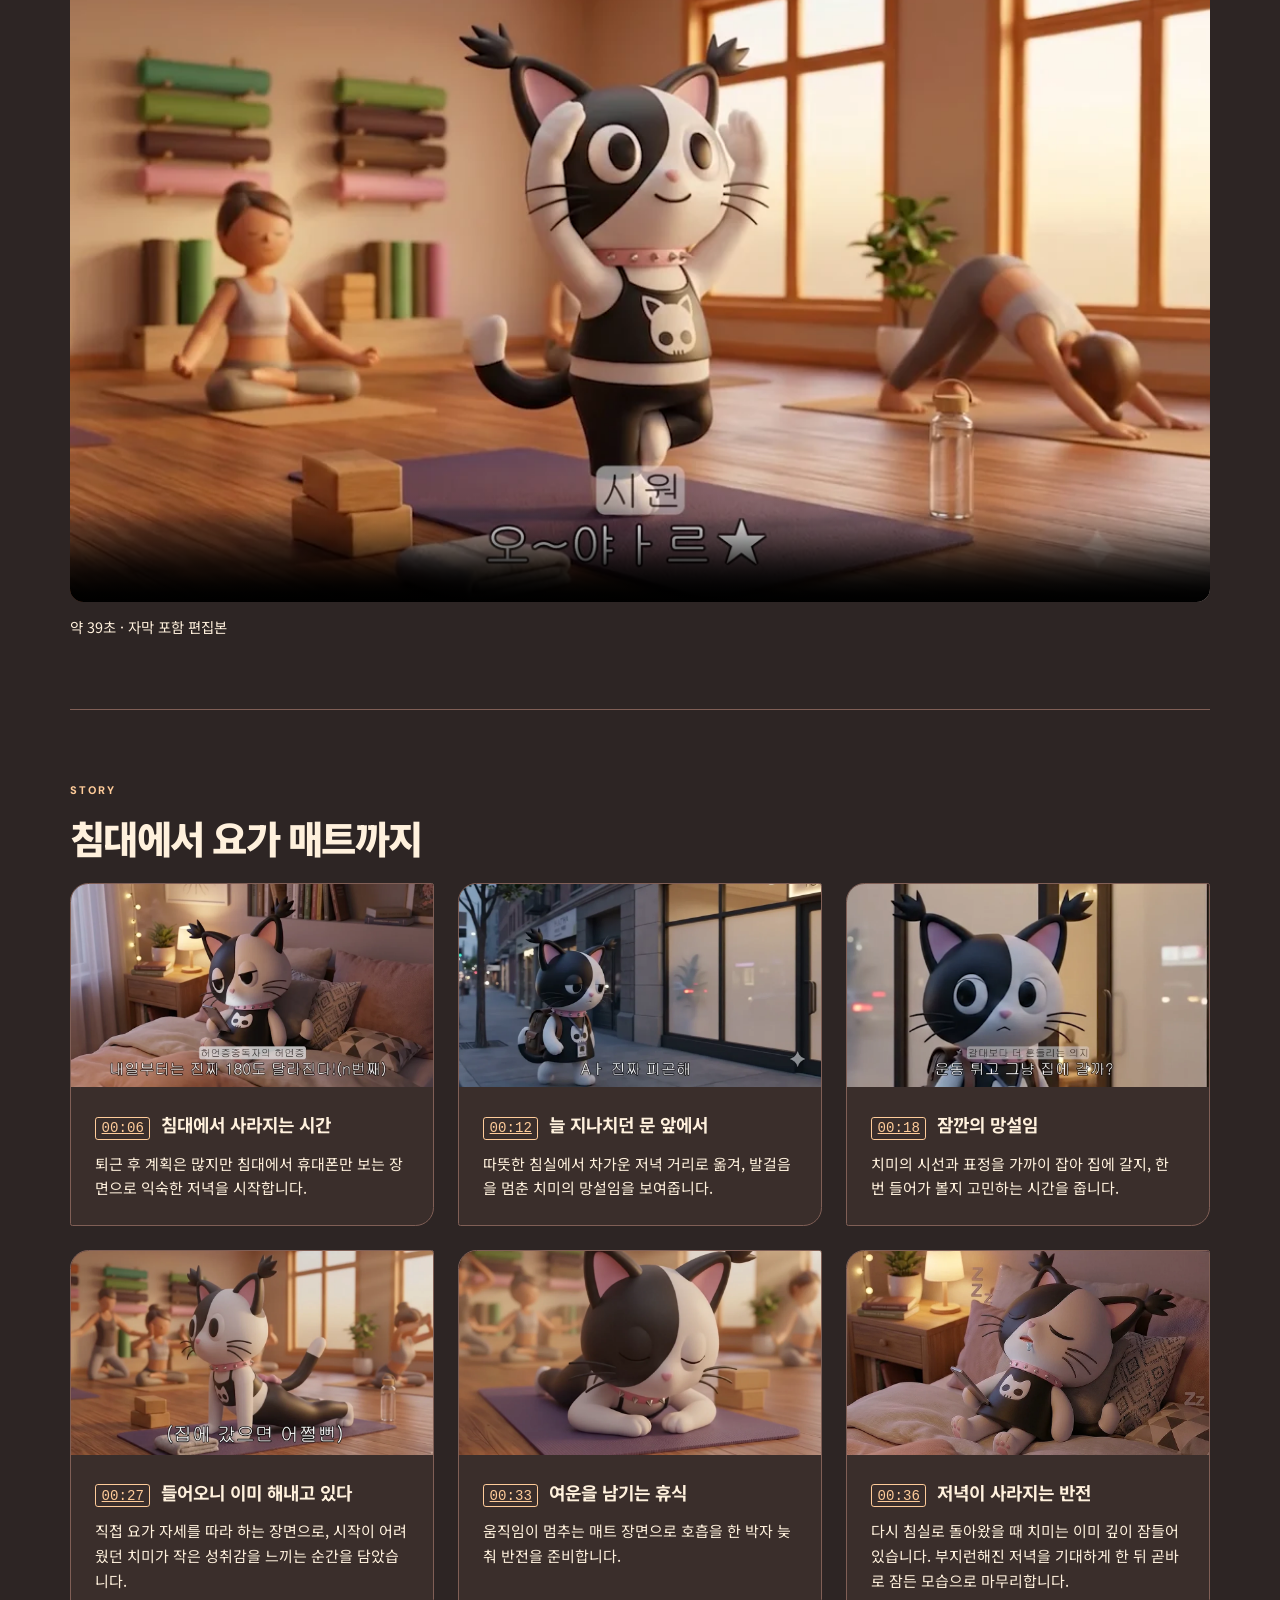
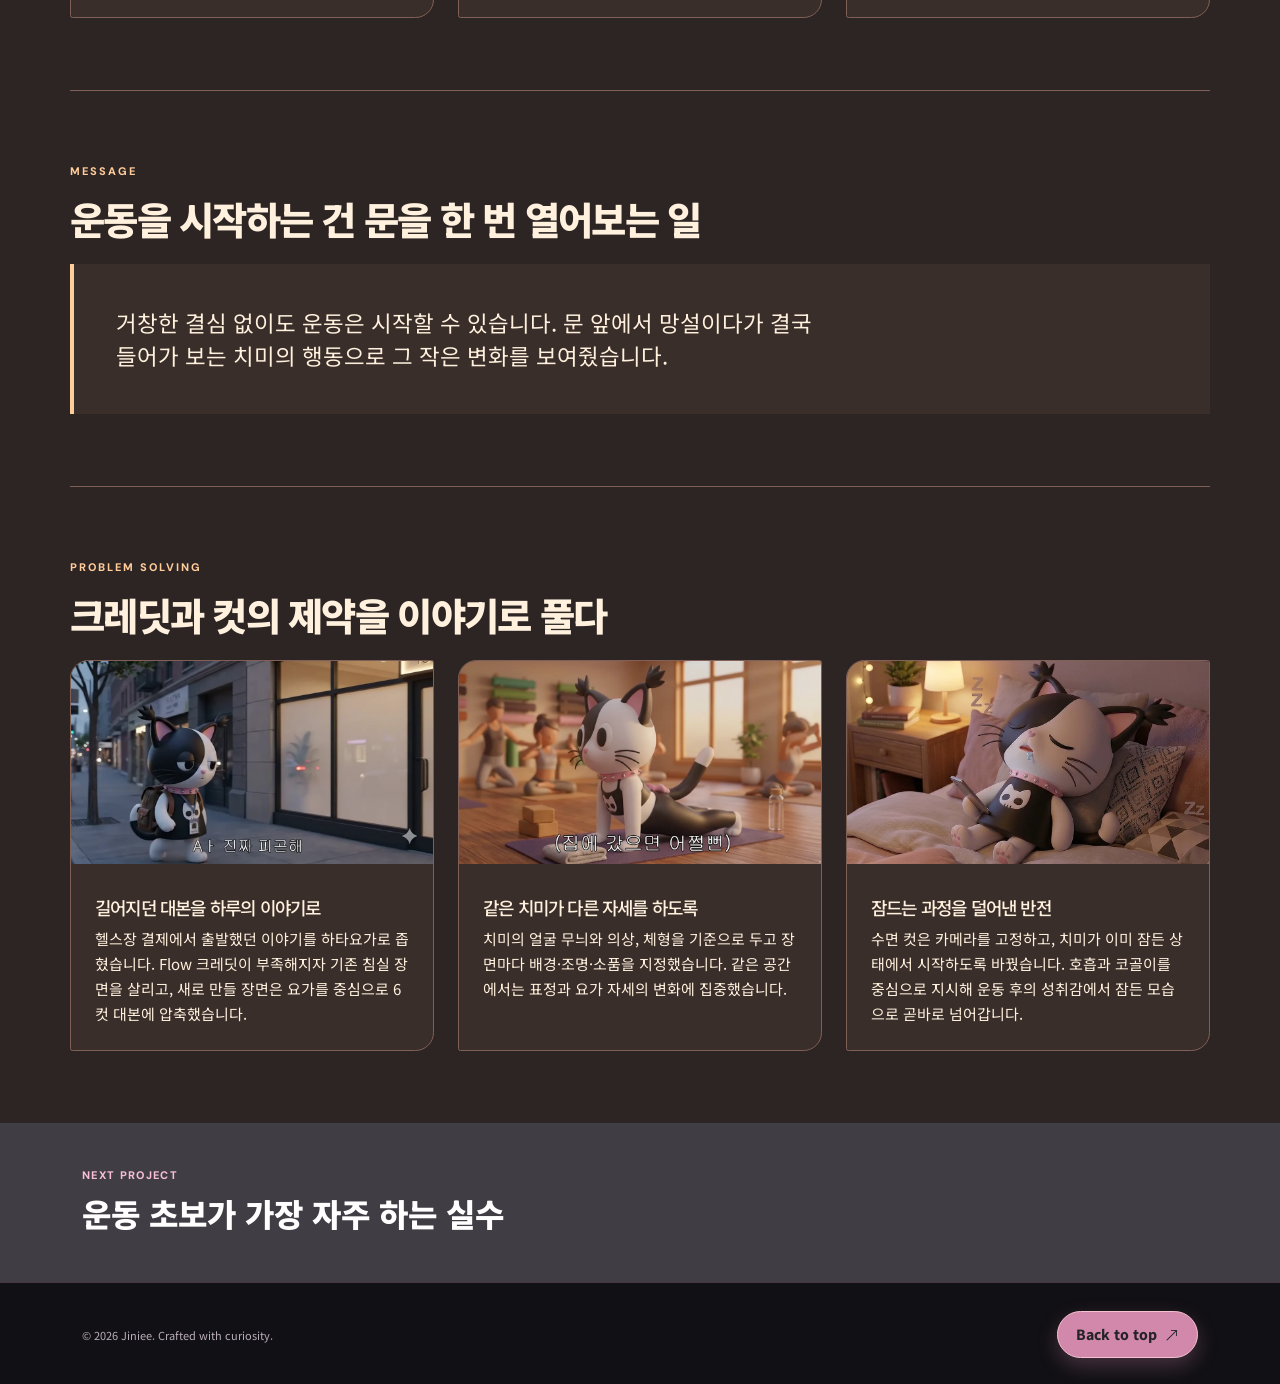
<file: portfolio-details-10.html>
<!DOCTYPE html>
<html lang="ko">
  <head>
    <meta charset="utf-8">
    <meta name="viewport" content="width=device-width,initial-scale=1">
    <meta name="author" content="김혜진">
    <meta name="description" content="퇴근 후 운동을 결심한 치미가 요가센터 문을 열기까지를 그린 AI 3D 캐릭터 브이로그.">
    <meta name="theme-color" content="#242328">
    <title>치미 하타요가 브이로그 · 사라진 저녁 | Jiniee's Page</title>
    <link rel="icon" type="image/png" href="assets/img/jiniee-icon.png">
    <link rel="apple-touch-icon" href="assets/img/jiniee-touch-icon.png">
    <link rel="preconnect" href="https://fonts.googleapis.com">
    <link rel="preconnect" href="https://fonts.gstatic.com" crossorigin>
    <link href="https://fonts.googleapis.com/css2?family=DM+Sans:wght@400;500;600;700;800&family=Noto+Sans+KR:wght@400;500;600;700;800;900&display=swap" rel="stylesheet">
    <link rel="stylesheet" href="assets/vendor/bootstrap/css/bootstrap.min.css">
    <link rel="stylesheet" href="assets/vendor/bootstrap-icons/bootstrap-icons.css">
    <link rel="stylesheet" href="assets/css/main.css">
    <link rel="stylesheet" href="assets/css/project-themes.css">
    <link rel="stylesheet" href="assets/css/portfolio-stories.css">
  </head>
  <body class="detail-page theme-yoga">
    <header class="site-header sticky-top" id="header">
      <nav class="navbar navbar-expand-lg navbar-dark" aria-label="메인 메뉴">
        <div class="container-xl">
          <a class="navbar-brand site-logo" href="index.html#hero" aria-label="Jiniee 포트폴리오 홈">
            <img src="assets/img/logo.png" alt="Jiniee" width="108" height="36">
            <span>Jiniee's Page</span>
          </a>
          <button class="navbar-toggler" type="button" data-bs-toggle="collapse" data-bs-target="#siteNav" aria-controls="siteNav" aria-expanded="false" aria-label="메뉴 펼치기"><span class="navbar-toggler-icon"></span></button>
          <div class="collapse navbar-collapse justify-content-end" id="siteNav">
            <ul class="navbar-nav align-items-lg-center gap-lg-2">
              <li class="nav-item">
                <a class="nav-link" href="index.html#hero">Home</a>
              </li>
              <li class="nav-item">
                <a class="nav-link" href="index.html#about">About</a>
              </li>
              <li class="nav-item">
                <a class="nav-link" href="index.html#resume">Resume</a>
              </li>
              <li class="nav-item">
                <a class="nav-link" href="index.html#portfolio">Portfolio</a>
              </li>
              <li class="nav-item">
                <a class="nav-link" href="index.html#contact">Contact</a>
              </li>
            </ul>
          </div>
        </div>
      </nav>
    </header>
    <main id="case-top">
      <section class="detail-intro story-intro" aria-labelledby="project-title">
        <div class="container-xl">
          <a class="back-link" href="index.html#portfolio"><i class="bi bi-arrow-left" aria-hidden="true"></i> ALL WORKS</a>
          <div class="detail-title-wrap">
            <div>
              <p class="eyebrow">VIDEO · AI CHARACTER COMEDY</p>
              <h1 id="project-title">치미 하타요가 브이로그 · 사라진 저녁</h1>
              <p class="detail-subtitle">오늘은 운동하고 남은 저녁도 알차게 써야지. 그렇게 요가센터 문을 열었습니다.</p>
            </div>
          </div>
          <img src="assets/img/case-study/chimi-yoga/cover.webp" width="1280" height="720" alt="따뜻한 요가 스튜디오에서 매트 위에 서서 두 팔을 펼친 치미" class="detail-banner story-cover" fetchpriority="high">
        </div>
      </section>
      <div class="container-xl detail-main detail-work-main">
        <section class="detail-work" id="overview" aria-labelledby="overview-title">
          <p class="eyebrow">OVERVIEW</p>
          <h2 id="overview-title">퇴근 후 운동을 미루는 마음에서 시작</h2>
          <p class="detail-body-text">침대와 스마트폰으로 하루가 끝나는 직장인의 저녁을 치미의 1인칭 브이로그로 만들었습니다. 하타요가를 해낸 뿌듯함과 집에 오자마자 잠드는 반전을 한 저녁 안에 담았습니다.</p>
          <dl class="detail-facts">
            <div><dt>형식</dt><dd>AI 3D 일상 코미디 · 요가센터 홍보 콘셉트</dd></div>
            <div><dt>담당</dt><dd>기획 · 대본 · 생성 연출 · 편집</dd></div>
            <div><dt>도구</dt><dd>ChatGPT · Google Flow · Adobe Premiere Pro</dd></div>
          </dl>
        </section>
        <section class="detail-work" id="film" aria-labelledby="film-title">
          <p class="eyebrow">FINAL FILM</p>
          <h2 id="film-title">사라진 저녁</h2>
          <video class="case-video" controls playsinline preload="none" width="1280" height="720" poster="assets/img/case-study/chimi-yoga/cover.webp" aria-label="치미 하타요가 브이로그 사라진 저녁">
            <source src="assets/img/case-study/chimi-yoga/film.mp4" type="video/mp4">
            <a href="assets/img/case-study/chimi-yoga/film.mp4">영상 파일 열기</a>
          </video>
          <p class="story-caption">약 39초 · 자막 포함 편집본</p>
        </section>
        <section class="detail-work" id="story" aria-labelledby="story-title">
          <p class="eyebrow">STORY</p>
          <h2 id="story-title">침대에서 요가 매트까지</h2>
          <div class="story-grid">
            <figure class="story-frame">
              <img src="assets/img/case-study/chimi-yoga/phone.webp" alt="침대에 기대 스마트폰을 보는 치미" width="960" height="540" loading="lazy" decoding="async">
              <figcaption><a class="story-time" href="#film" data-film-time="6" aria-label="00:06 장면 재생">00:06</a><strong>침대에서 사라지는 시간</strong><p>퇴근 후 계획은 많지만 침대에서 휴대폰만 보는 장면으로 익숙한 저녁을 시작합니다.</p></figcaption>
            </figure>
            <figure class="story-frame">
              <img src="assets/img/case-study/chimi-yoga/commute.webp" alt="퇴근길 요가센터의 유리문 앞에 선 치미" width="960" height="540" loading="lazy" decoding="async">
              <figcaption><a class="story-time" href="#film" data-film-time="12" aria-label="00:12 장면 재생">00:12</a><strong>늘 지나치던 문 앞에서</strong><p>따뜻한 침실에서 차가운 저녁 거리로 옮겨, 발걸음을 멈춘 치미의 망설임을 보여줍니다.</p></figcaption>
            </figure>
            <figure class="story-frame">
              <img src="assets/img/case-study/chimi-yoga/hesitation.webp" alt="요가센터 앞에서 망설이는 치미의 클로즈업" width="960" height="540" loading="lazy" decoding="async">
              <figcaption><a class="story-time" href="#film" data-film-time="18" aria-label="00:18 장면 재생">00:18</a><strong>잠깐의 망설임</strong><p>치미의 시선과 표정을 가까이 잡아 집에 갈지, 한 번 들어가 볼지 고민하는 시간을 줍니다.</p></figcaption>
            </figure>
            <figure class="story-frame">
              <img src="assets/img/case-study/chimi-yoga/move.webp" alt="따뜻한 요가 스튜디오에서 매트 위 동작을 하는 치미" width="960" height="540" loading="lazy" decoding="async">
              <figcaption><a class="story-time" href="#film" data-film-time="27" aria-label="00:27 장면 재생">00:27</a><strong>들어오니 이미 해내고 있다</strong><p>직접 요가 자세를 따라 하는 장면으로, 시작이 어려웠던 치미가 작은 성취감을 느끼는 순간을 담았습니다.</p></figcaption>
            </figure>
            <figure class="story-frame">
              <img src="assets/img/case-study/chimi-yoga/rest.webp" alt="요가 매트 위에서 눈을 감고 쉬는 치미" width="960" height="540" loading="lazy" decoding="async">
              <figcaption><a class="story-time" href="#film" data-film-time="33" aria-label="00:33 장면 재생">00:33</a><strong>여운을 남기는 휴식</strong><p>움직임이 멈추는 매트 장면으로 호흡을 한 박자 늦춰 반전을 준비합니다.</p></figcaption>
            </figure>
            <figure class="story-frame">
              <img src="assets/img/case-study/chimi-yoga/sleep.webp" alt="귀가 후 침대에 기대 잠들어 버린 치미" width="960" height="540" loading="lazy" decoding="async">
              <figcaption><a class="story-time" href="#film" data-film-time="36" aria-label="00:36 장면 재생">00:36</a><strong>저녁이 사라지는 반전</strong><p>다시 침실로 돌아왔을 때 치미는 이미 깊이 잠들어 있습니다. 부지런해진 저녁을 기대하게 한 뒤 곧바로 잠든 모습으로 마무리합니다.</p></figcaption>
            </figure>
          </div>
        </section>
        <section class="detail-work" id="message" aria-labelledby="message-title">
          <p class="eyebrow">MESSAGE</p>
          <h2 id="message-title">운동을 시작하는 건 문을 한 번 열어보는 일</h2>
          <div class="story-message"><p>거창한 결심 없이도 운동은 시작할 수 있습니다. 문 앞에서 망설이다가 결국 들어가 보는 치미의 행동으로 그 작은 변화를 보여줬습니다.</p></div>
        </section>
        <section class="detail-work" id="process" aria-labelledby="process-title">
          <p class="eyebrow">PROBLEM SOLVING</p>
          <h2 id="process-title">크레딧과 컷의 제약을 이야기로 풀다</h2>
          <div class="story-grid">
            <article class="story-frame">
              <img src="assets/img/case-study/chimi-yoga/commute.webp" alt="요가센터 앞에 도착한 치미" width="960" height="540" loading="lazy">
              <div class="story-note"><h3>길어지던 대본을 하루의 이야기로</h3><p>헬스장 결제에서 출발했던 이야기를 하타요가로 좁혔습니다. Flow 크레딧이 부족해지자 기존 침실 장면을 살리고, 새로 만들 장면은 요가를 중심으로 6컷 대본에 압축했습니다.</p></div>
            </article>
            <article class="story-frame">
              <img src="assets/img/case-study/chimi-yoga/move.webp" alt="침실에서와 같은 검은 의상을 입고 요가를 하는 치미" width="960" height="540" loading="lazy">
              <div class="story-note"><h3>같은 치미가 다른 자세를 하도록</h3><p>치미의 얼굴 무늬와 의상, 체형을 기준으로 두고 장면마다 배경·조명·소품을 지정했습니다. 같은 공간에서는 표정과 요가 자세의 변화에 집중했습니다.</p></div>
            </article>
            <article class="story-frame">
              <img src="assets/img/case-study/chimi-yoga/sleep.webp" alt="깊이 잠들어 있는 치미" width="960" height="540" loading="lazy">
              <div class="story-note"><h3>잠드는 과정을 덜어낸 반전</h3><p>수면 컷은 카메라를 고정하고, 치미가 이미 잠든 상태에서 시작하도록 바꿨습니다. 호흡과 코골이를 중심으로 지시해 운동 후의 성취감에서 잠든 모습으로 곧바로 넘어갑니다.</p></div>
            </article>
          </div>
        </section>
      </div>
      <section class="detail-next">
        <div class="container-xl">
          <a href="portfolio-details-4.html">
            <span>NEXT PROJECT</span>
            <strong>운동 초보가 가장 자주 하는 실수</strong>
          </a>
        </div>
      </section>
    </main>
    <footer class="site-footer">
      <div class="container-xl d-flex flex-column flex-sm-row justify-content-between gap-2 align-items-sm-center">
        <p class="mb-0">© 2026 Jiniee. Crafted with curiosity.</p>
        <a href="#case-top">Back to top <i class="bi bi-arrow-up-right"></i></a>
      </div>
    </footer>
    <script src="assets/vendor/bootstrap/js/bootstrap.bundle.min.js"></script>
    <script src="assets/js/main.js"></script>
    <script src="assets/js/portfolio-effects.js" defer></script>
  </body>
</html>
</file>
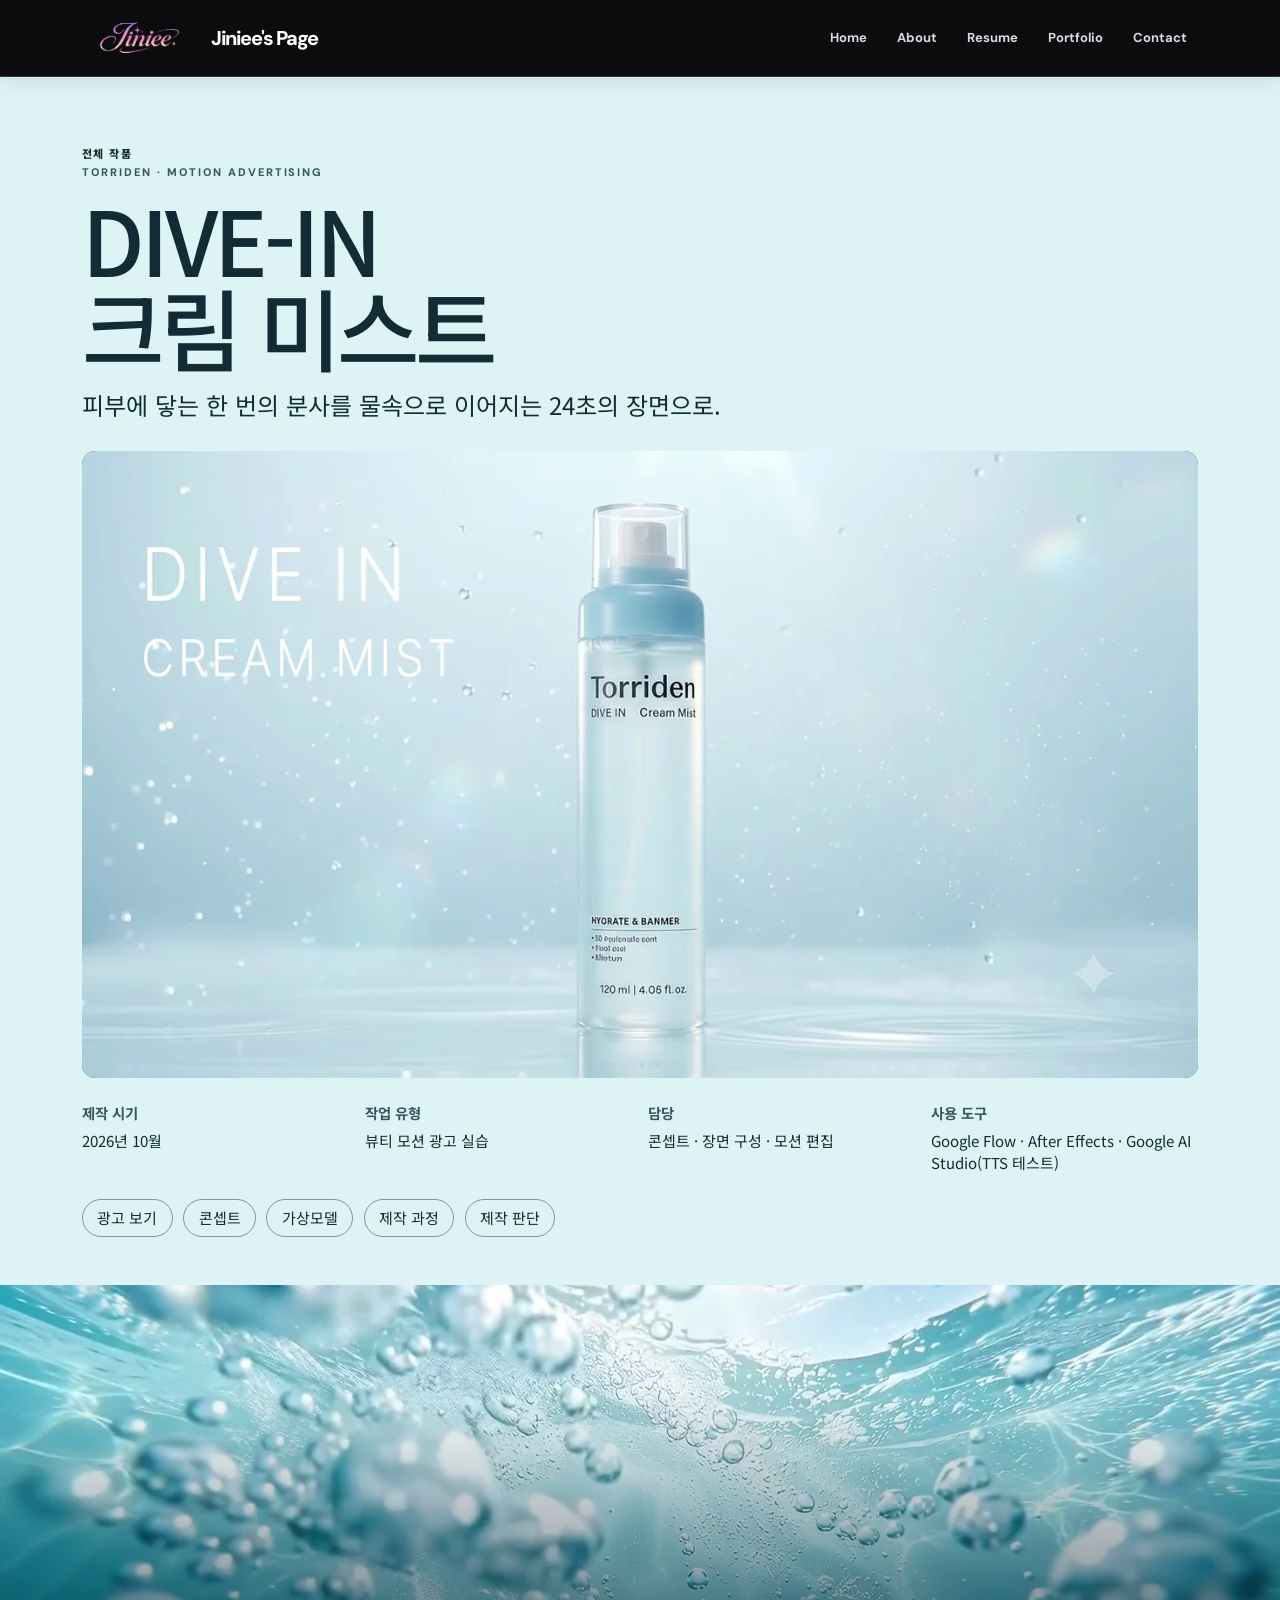
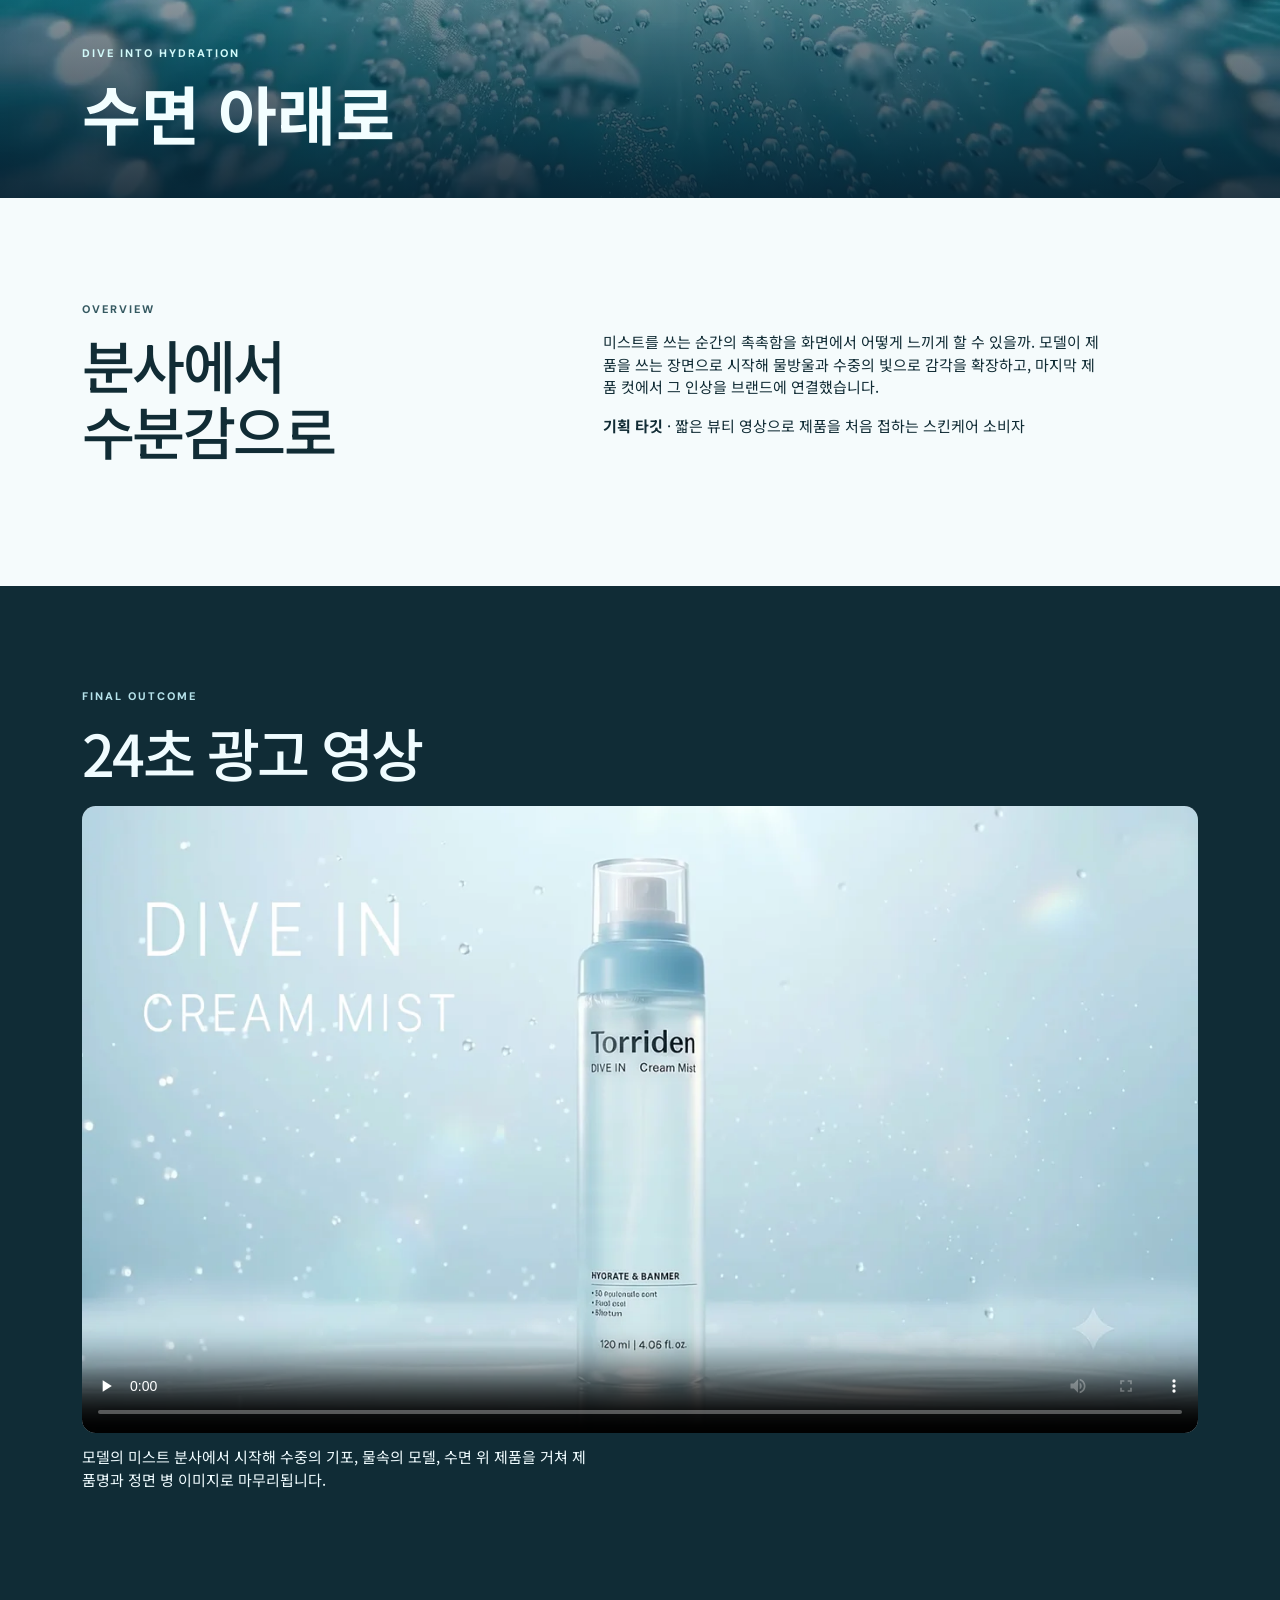
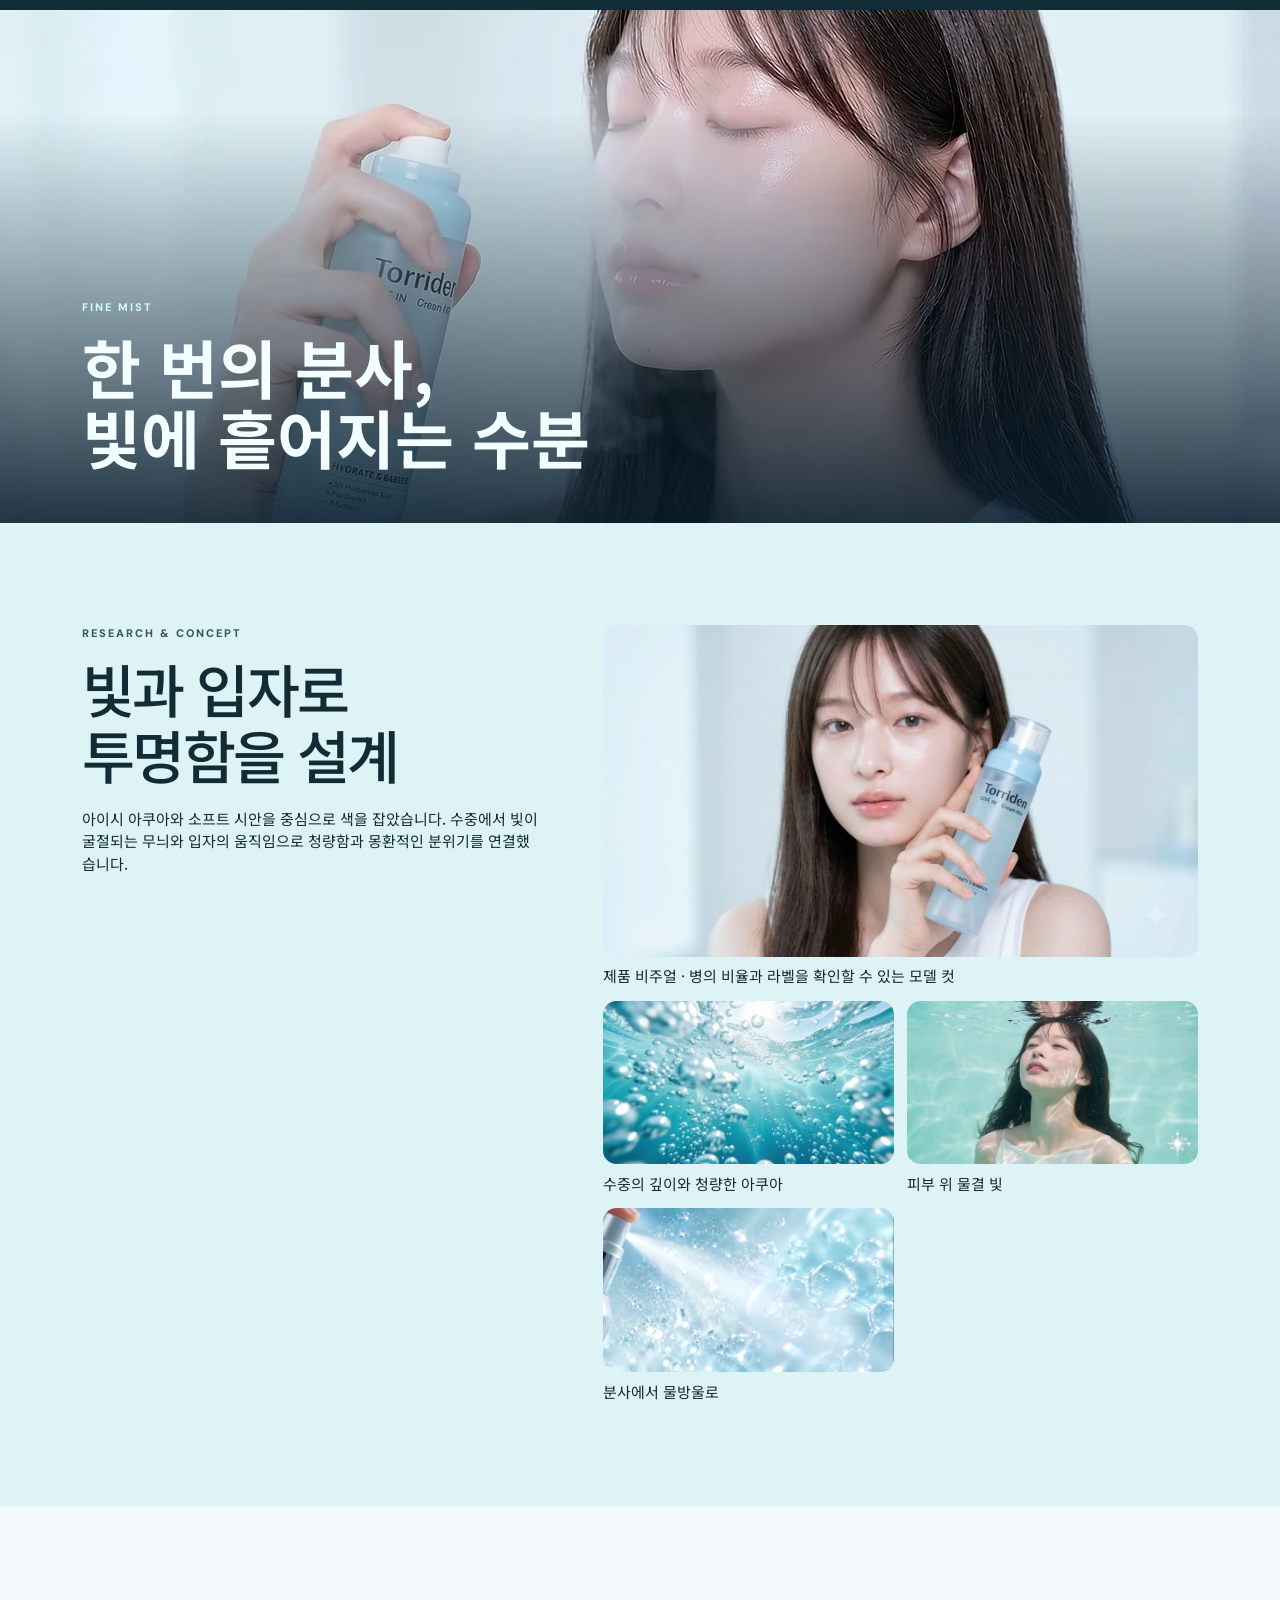
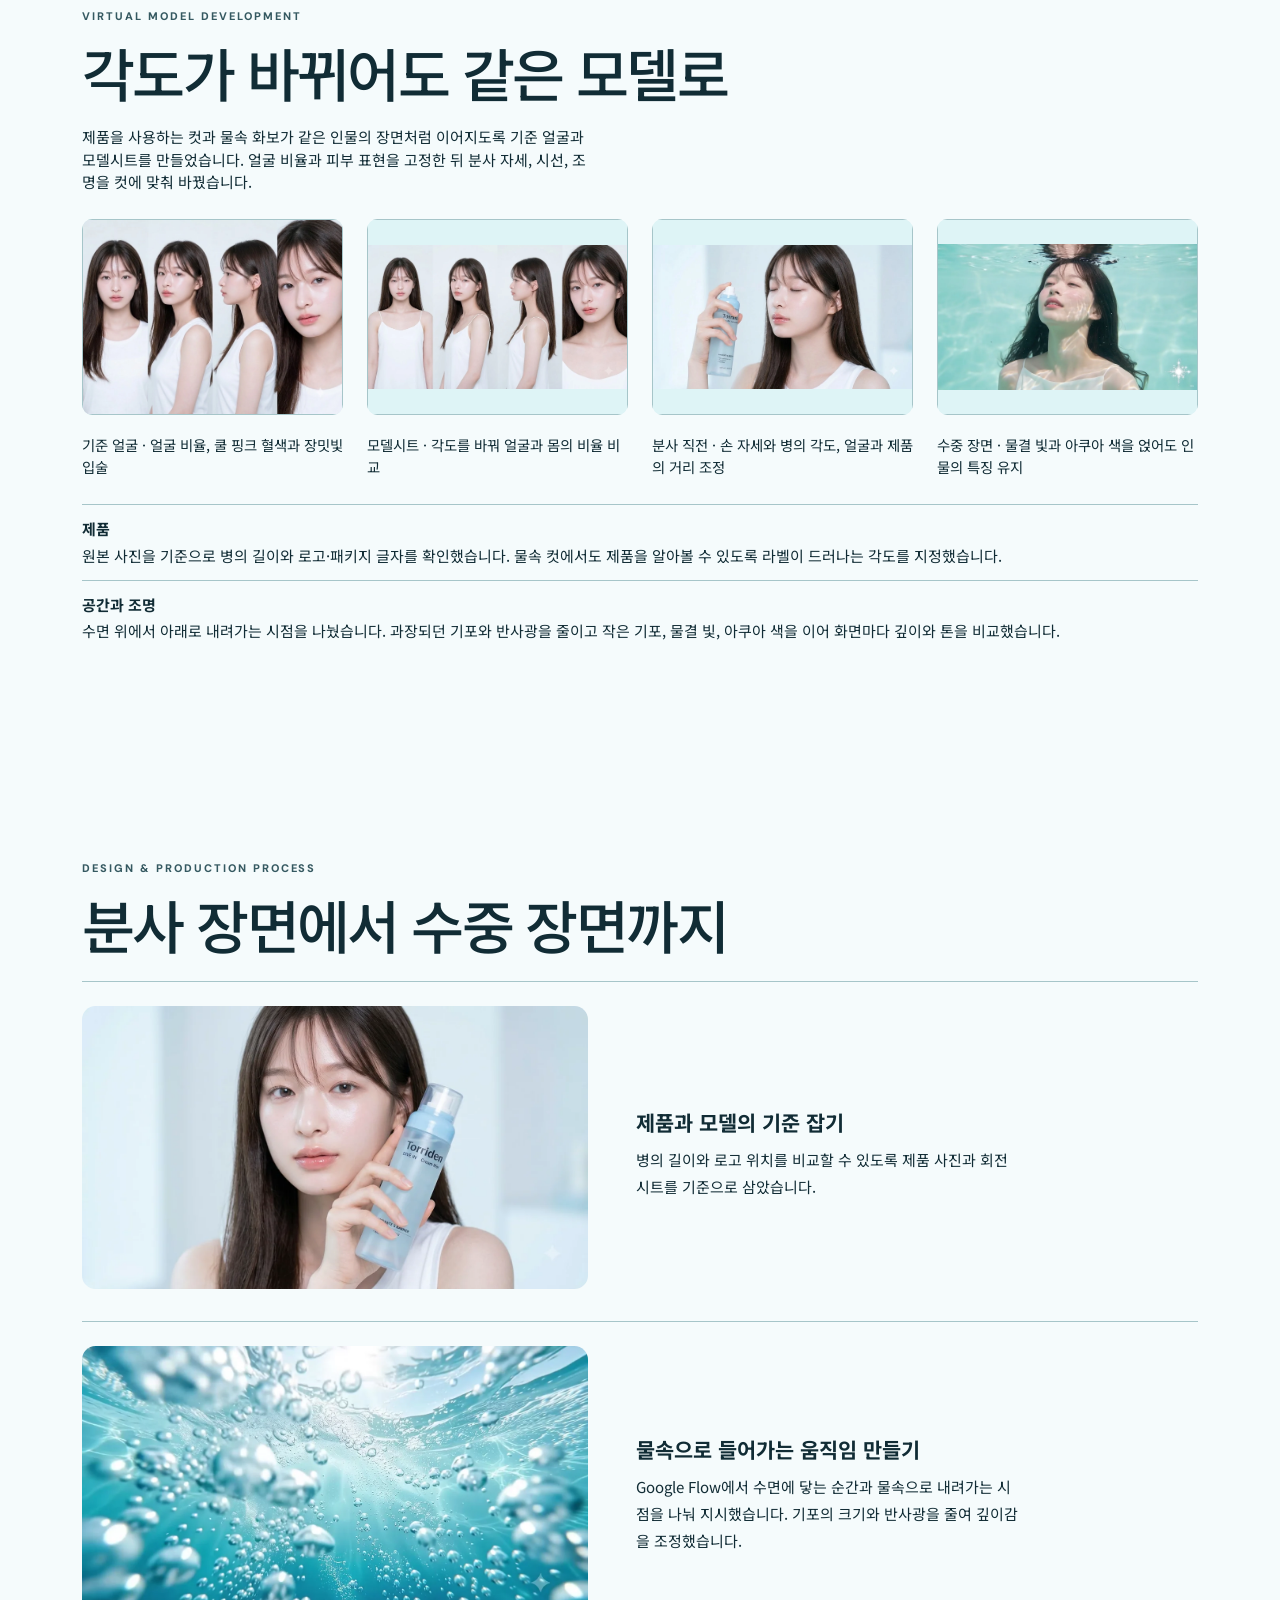
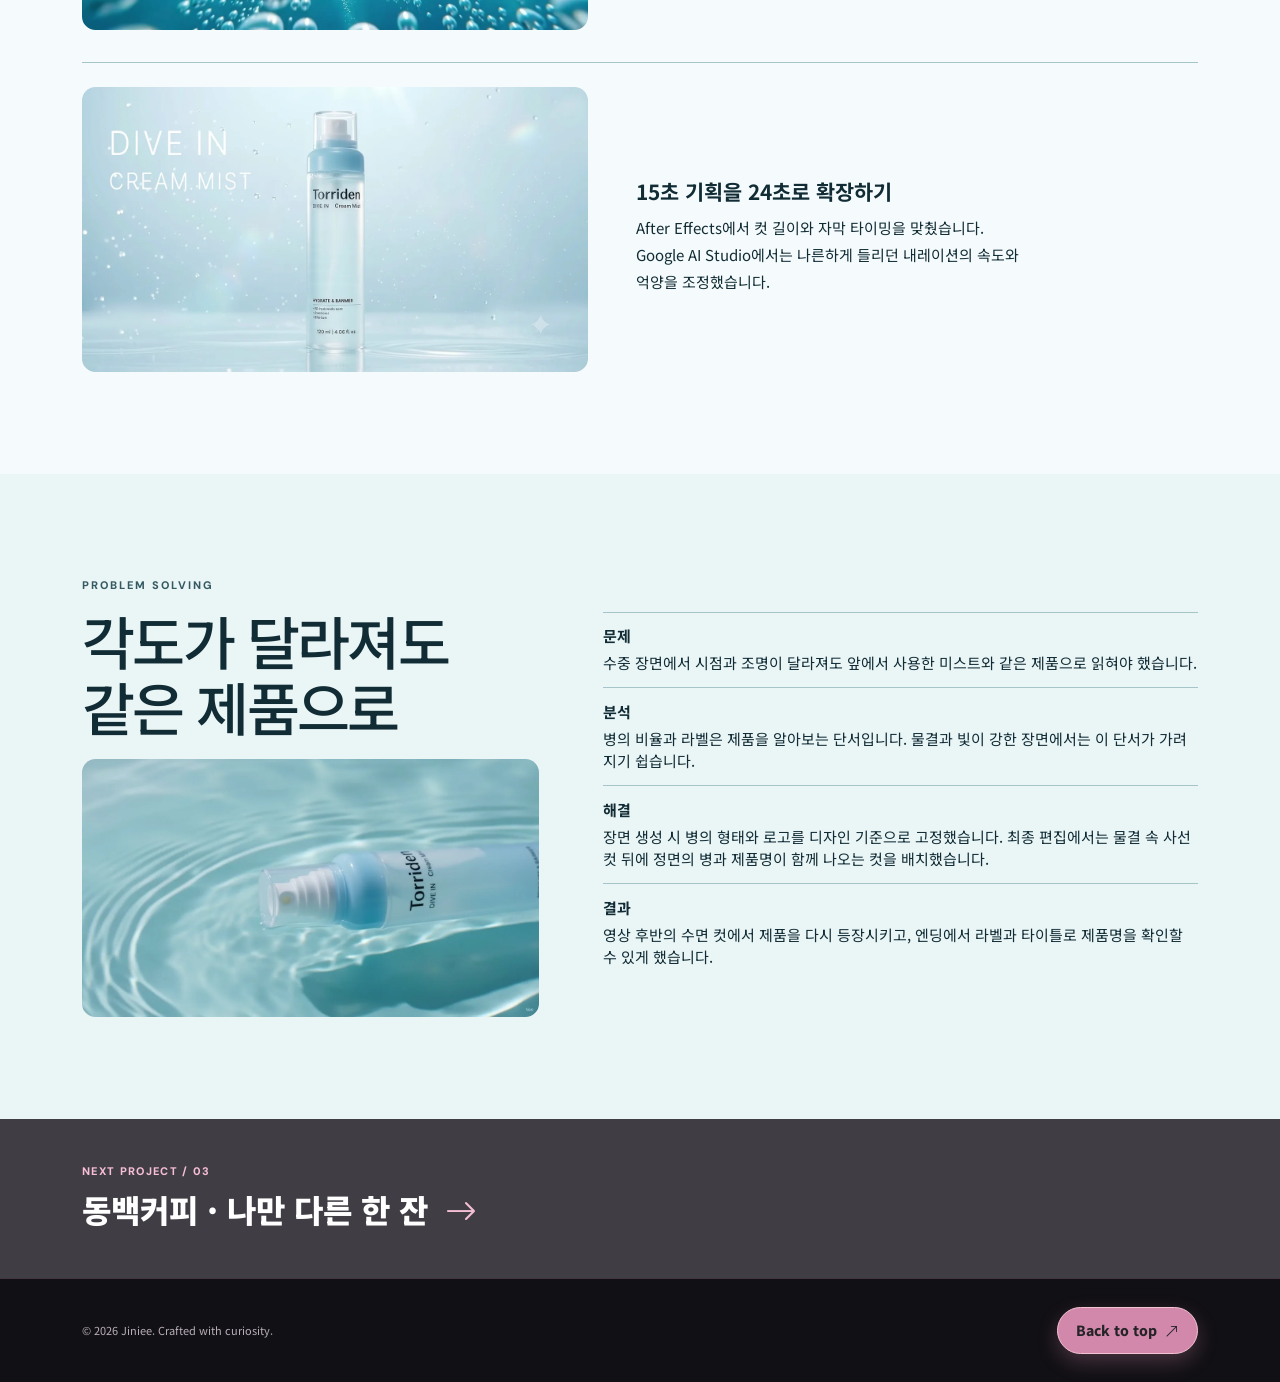
<file: portfolio-details-2.html>
<!DOCTYPE html>
<html lang="ko">
  <head>
    <meta charset="utf-8">
    <meta name="viewport" content="width=device-width,initial-scale=1">
    <meta name="author" content="김혜진">
    <meta name="description" content="분사와 물방울, 수면, 제품 히어로 컷의 흐름으로 수분감의 이미지를 전달하는 뷰티 영상 실습 프로젝트입니다.">
    <meta name="theme-color" content="#242328">
    <title>토리든 DIVE-IN 크림 미스트 | Jiniee's Page</title>
    <link rel="icon" type="image/png" href="assets/img/jiniee-icon.png">
    <link rel="apple-touch-icon" href="assets/img/jiniee-touch-icon.png">
    <link rel="preconnect" href="https://fonts.googleapis.com">
    <link rel="preconnect" href="https://fonts.gstatic.com" crossorigin>
    <link href="https://fonts.googleapis.com/css2?family=DM+Sans:wght@400;500;600;700;800&family=Noto+Sans+KR:wght@400;500;600;700;800;900&display=swap" rel="stylesheet">
    <link rel="stylesheet" href="assets/vendor/bootstrap/css/bootstrap.min.css">
    <link rel="stylesheet" href="assets/vendor/bootstrap-icons/bootstrap-icons.css">
    <link rel="stylesheet" href="assets/css/main.css">
    <link rel="stylesheet" href="assets/css/case-study.css">
    <link rel="stylesheet" href="assets/css/project-themes.css">
    <link rel="stylesheet" href="assets/css/portfolio-stories.css">
  </head>
  <body class="detail-page theme-mist">
    <header class="site-header sticky-top" id="header">
      <nav class="navbar navbar-expand-lg navbar-dark" aria-label="메인 메뉴">
        <div class="container-xl">
          <a class="navbar-brand site-logo" href="index.html#hero" aria-label="Jiniee 포트폴리오 홈">
            <img src="assets/img/logo.png" alt="Jiniee" width="108" height="36">
            <span>Jiniee's Page</span>
          </a>
          <button class="navbar-toggler" type="button" data-bs-toggle="collapse" data-bs-target="#siteNav" aria-controls="siteNav" aria-expanded="false" aria-label="메뉴 펼치기"><span class="navbar-toggler-icon"></span></button>
          <div class="collapse navbar-collapse justify-content-end" id="siteNav">
            <ul class="navbar-nav align-items-lg-center gap-lg-2">
              <li class="nav-item">
                <a class="nav-link" href="index.html#hero">Home</a>
              </li>
              <li class="nav-item">
                <a class="nav-link" href="index.html#about">About</a>
              </li>
              <li class="nav-item">
                <a class="nav-link" href="index.html#resume">Resume</a>
              </li>
              <li class="nav-item">
                <a class="nav-link" href="index.html#portfolio">Portfolio</a>
              </li>
              <li class="nav-item">
                <a class="nav-link" href="index.html#contact">Contact</a>
              </li>
            </ul>
          </div>
        </div>
      </nav>
    </header>
    <main class="mist-case" id="case-top">
      <div class="case-progress" aria-hidden="true"></div>
      <section class="case-hero" aria-labelledby="mist-title">
        <div class="container-xl">
          <a class="back-link" href="index.html#portfolio">전체 작품</a>
          <p class="eyebrow">TORRIDEN · MOTION ADVERTISING</p>
          <h1 id="mist-title">DIVE-IN<br>크림 미스트</h1>
          <p class="case-subtitle">피부에 닿는 한 번의 분사를 물속으로 이어지는 24초의 장면으로.</p>
          <img class="case-media" src="assets/img/case-study/mist-hero.webp" alt="아쿠아빛 수면 위에 세워진 토리든 다이브인 크림 미스트" width="1280" height="720" fetchpriority="high">
          <dl class="case-meta">
            <div><dt>제작 시기</dt><dd>2026년 10월</dd></div>
            <div><dt>작업 유형</dt><dd>뷰티 모션 광고 실습</dd></div>
            <div><dt>담당</dt><dd>콘셉트 · 장면 구성 · 모션 편집</dd></div>
            <div><dt>사용 도구</dt><dd>Google Flow · After Effects · Google AI Studio(TTS 테스트)</dd></div>
          </dl>
          <nav class="case-links" aria-label="프로젝트 목차">
            <a href="#film">광고 보기</a>
            <a href="#concept">콘셉트</a>
            <a href="#model">가상모델</a>
            <a href="#process">제작 과정</a>
            <a href="#decisions">제작 판단</a>
          </nav>
        </div>
      </section>

      <div class="mist-motion mist-dive" data-mist-motion>
        <video muted playsinline preload="none" poster="assets/img/case-study/mist-water.webp" width="960" height="540" aria-hidden="true">
          <source src="assets/img/case-study/mist-dive-effect.mp4" type="video/mp4">
        </video>
        <div class="mist-blind" aria-hidden="true"></div>
        <div class="container-xl mist-motion-copy">
          <p class="eyebrow">DIVE INTO HYDRATION</p>
          <p>수면 아래로</p>
        </div>
      </div>

      <section class="case-section" aria-labelledby="overview-title">
        <div class="container-xl case-split">
          <div>
            <p class="eyebrow">OVERVIEW</p>
            <h2 id="overview-title">분사에서<br>수분감으로</h2>
          </div>
          <div class="case-reveal">
            <p>미스트를 쓰는 순간의 촉촉함을 화면에서 어떻게 느끼게 할 수 있을까. 모델이 제품을 쓰는 장면으로 시작해 물방울과 수중의 빛으로 감각을 확장하고, 마지막 제품 컷에서 그 인상을 브랜드에 연결했습니다.</p>
            <p><strong>기획 타깃</strong> · 짧은 뷰티 영상으로 제품을 처음 접하는 스킨케어 소비자</p>
          </div>
        </div>
      </section>

      <section class="case-section case-outcome" id="film" aria-labelledby="film-title">
        <div class="container-xl">
          <p class="eyebrow">FINAL OUTCOME</p>
          <h2 id="film-title">24초 광고 영상</h2>
          <video controls playsinline preload="none" width="1280" height="720" poster="assets/img/case-study/mist-hero.webp" aria-label="토리든 다이브인 크림 미스트 광고">
            <source src="assets/img/case-study/mist-24s.mp4" type="video/mp4">
            <a href="assets/img/case-study/mist-24s.mp4">광고 영상 파일 열기</a>
          </video>
          <p class="case-caption">모델의 미스트 분사에서 시작해 수중의 기포, 물속의 모델, 수면 위 제품을 거쳐 제품명과 정면 병 이미지로 마무리됩니다.</p>
        </div>
      </section>

      <div class="mist-motion mist-spray" data-mist-motion>
        <video muted playsinline preload="none" poster="assets/img/case-study/mist-spray.webp" width="960" height="540" aria-hidden="true">
          <source src="assets/img/case-study/mist-spray-effect.mp4" type="video/mp4">
        </video>
        <div class="mist-vapor" aria-hidden="true"></div>
        <div class="container-xl mist-motion-copy">
          <p class="eyebrow">FINE MIST</p>
          <p>한 번의 분사,<br>빛에 흩어지는 수분</p>
        </div>
      </div>

      <section class="case-section case-concept" id="concept" aria-labelledby="concept-title">
        <div class="container-xl case-split">
          <div class="case-pin">
            <p class="eyebrow">RESEARCH &amp; CONCEPT</p>
            <h2 id="concept-title">빛과 입자로<br>투명함을 설계</h2>
            <p>아이시 아쿠아와 소프트 시안을 중심으로 색을 잡았습니다. 수중에서 빛이 굴절되는 무늬와 입자의 움직임으로 청량함과 몽환적인 분위기를 연결했습니다.</p>
          </div>
          <div class="case-mood">
            <figure><img class="case-media" src="assets/img/case-study/mist-reference.webp" width="1280" height="714" loading="lazy" alt="모델이 얼굴 옆으로 크림 미스트 병을 들어 라벨을 보여주는 이미지"><figcaption>제품 비주얼 · 병의 비율과 라벨을 확인할 수 있는 모델 컷</figcaption></figure>
            <figure><img class="case-media" src="assets/img/case-study/mist-water.webp" width="1280" height="720" loading="lazy" alt="물속에서 올려다본 푸른 수면과 기포"><figcaption>수중의 깊이와 청량한 아쿠아</figcaption></figure>
            <figure><img class="case-media" src="assets/img/case-study/mist-light.webp" width="1280" height="720" loading="lazy" alt="수면 아래 모델 얼굴에 굴절된 빛"><figcaption>피부 위 물결 빛</figcaption></figure>
            <figure><img class="case-media" src="assets/img/case-study/mist-detail.webp" width="1280" height="720" loading="lazy" alt="분사 직후 밝게 흩어지는 미세한 입자"><figcaption>분사에서 물방울로</figcaption></figure>
          </div>
        </div>
      </section>

      <section class="case-section" id="model" aria-labelledby="model-title">
        <div class="container-xl">
          <p class="eyebrow">VIRTUAL MODEL DEVELOPMENT</p>
          <h2 id="model-title">각도가 바뀌어도 같은 모델로</h2>
          <p class="mist-model-rules">제품을 사용하는 컷과 물속 화보가 같은 인물의 장면처럼 이어지도록 기준 얼굴과 모델시트를 만들었습니다. 얼굴 비율과 피부 표현을 고정한 뒤 분사 자세, 시선, 조명을 컷에 맞춰 바꿨습니다.</p>
          <div class="asset-gallery mist-model-grid">
            <figure>
              <a href="assets/img/case-study/mist-model/master.webp" data-enlarge="기준 얼굴 · 얼굴 비율, 쿨 핑크 혈색과 장밋빛 입술">
                <img src="assets/img/case-study/mist-model/master.webp" alt="가상모델 기준 얼굴과 표정을 나란히 보여주는 시트" width="1200" height="896" loading="lazy" decoding="async">
              </a>
              <figcaption>기준 얼굴 · 얼굴 비율, 쿨 핑크 혈색과 장밋빛 입술</figcaption>
            </figure>
            <figure>
              <a href="assets/img/case-study/mist-model/turnaround.webp" data-enlarge="모델시트 · 각도를 바꿔 얼굴과 몸의 비율 비교">
                <img src="assets/img/case-study/mist-model/turnaround.webp" alt="동일 모델의 전신과 옆모습을 정리한 슬립 착장 시트" width="1300" height="726" loading="lazy" decoding="async">
              </a>
              <figcaption>모델시트 · 각도를 바꿔 얼굴과 몸의 비율 비교</figcaption>
            </figure>
            <figure>
              <a href="assets/img/case-study/mist-model/use-product.webp" data-enlarge="분사 직전 · 손 자세와 병의 각도, 얼굴과 제품의 거리 조정">
                <img src="assets/img/case-study/mist-model/use-product.webp" alt="미스트 병을 얼굴 가까이 들어 분사를 준비하는 모델" width="1300" height="726" loading="lazy" decoding="async">
              </a>
              <figcaption>분사 직전 · 손 자세와 병의 각도, 얼굴과 제품의 거리 조정</figcaption>
            </figure>
            <figure>
              <a href="assets/img/case-study/mist-light.webp" data-enlarge="수중 장면 · 물결 빛과 아쿠아 색을 얹어도 인물의 특징 유지">
                <img src="assets/img/case-study/mist-light.webp" alt="굴절된 빛이 얼굴에 비치는 가상모델의 수중 장면" width="1280" height="720" loading="lazy" decoding="async">
              </a>
              <figcaption>수중 장면 · 물결 빛과 아쿠아 색을 얹어도 인물의 특징 유지</figcaption>
            </figure>
          </div>
          <dl class="case-decisions">
            <div><dt>제품</dt><dd>원본 사진을 기준으로 병의 길이와 로고·패키지 글자를 확인했습니다. 물속 컷에서도 제품을 알아볼 수 있도록 라벨이 드러나는 각도를 지정했습니다.</dd></div>
            <div><dt>공간과 조명</dt><dd>수면 위에서 아래로 내려가는 시점을 나눴습니다. 과장되던 기포와 반사광을 줄이고 작은 기포, 물결 빛, 아쿠아 색을 이어 화면마다 깊이와 톤을 비교했습니다.</dd></div>
          </dl>
        </div>
      </section>

      <section class="case-section" id="process" aria-labelledby="process-title">
        <div class="container-xl">
          <p class="eyebrow">DESIGN &amp; PRODUCTION PROCESS</p>
          <h2 id="process-title">분사 장면에서 수중 장면까지</h2>
          <ol class="case-steps">
            <li><figure><img class="case-media" src="assets/img/case-study/mist-reference.webp" width="1280" height="714" alt="모델과 제품 기준 이미지" loading="lazy"><figcaption><strong>제품과 모델의 기준 잡기</strong>병의 길이와 로고 위치를 비교할 수 있도록 제품 사진과 회전 시트를 기준으로 삼았습니다.</figcaption></figure></li>
            <li><figure><img class="case-media" src="assets/img/case-study/mist-water.webp" width="1280" height="720" alt="아래에서 올려다본 수면과 기포" loading="lazy"><figcaption><strong>물속으로 들어가는 움직임 만들기</strong>Google Flow에서 수면에 닿는 순간과 물속으로 내려가는 시점을 나눠 지시했습니다. 기포의 크기와 반사광을 줄여 깊이감을 조정했습니다.</figcaption></figure></li>
            <li><figure><img class="case-media" src="assets/img/case-study/mist-hero.webp" width="1280" height="720" alt="영상 끝에 등장하는 제품" loading="lazy"><figcaption><strong>15초 기획을 24초로 확장하기</strong>After Effects에서 컷 길이와 자막 타이밍을 맞췄습니다. Google AI Studio에서는 나른하게 들리던 내레이션의 속도와 억양을 조정했습니다.</figcaption></figure></li>
          </ol>
        </div>
      </section>

      <section class="case-section case-problem" id="decisions" aria-labelledby="decisions-title">
        <div class="container-xl case-split">
          <div>
            <p class="eyebrow">PROBLEM SOLVING</p>
            <h2 id="decisions-title">각도가 달라져도<br>같은 제품으로</h2>
            <img class="case-media" src="assets/img/case-study/mist-bottle.webp" width="1280" height="720" loading="lazy" alt="옆으로 누워 물결 사이에서 라벨이 드러나는 미스트 병">
          </div>
          <dl class="case-decisions case-reveal">
            <div><dt>문제</dt><dd>수중 장면에서 시점과 조명이 달라져도 앞에서 사용한 미스트와 같은 제품으로 읽혀야 했습니다.</dd></div>
            <div><dt>분석</dt><dd>병의 비율과 라벨은 제품을 알아보는 단서입니다. 물결과 빛이 강한 장면에서는 이 단서가 가려지기 쉽습니다.</dd></div>
            <div><dt>해결</dt><dd>장면 생성 시 병의 형태와 로고를 디자인 기준으로 고정했습니다. 최종 편집에서는 물결 속 사선 컷 뒤에 정면의 병과 제품명이 함께 나오는 컷을 배치했습니다.</dd></div>
            <div><dt>결과</dt><dd>영상 후반의 수면 컷에서 제품을 다시 등장시키고, 엔딩에서 라벨과 타이틀로 제품명을 확인할 수 있게 했습니다.</dd></div>
          </dl>
        </div>
      </section>

      <section class="detail-next">
        <div class="container-xl">
          <a href="portfolio-details-3.html">
            <span>NEXT PROJECT / 03</span>
            <strong>동백커피 · 나만 다른 한 잔 <i class="bi bi-arrow-right"></i></strong>
          </a>
        </div>
      </section>
    </main>
    <footer class="site-footer">
      <div class="container-xl d-flex flex-column flex-sm-row justify-content-between gap-2 align-items-sm-center">
        <p class="mb-0">© 2026 Jiniee. Crafted with curiosity.</p>
        <a href="#case-top">Back to top <i class="bi bi-arrow-up-right"></i></a>
      </div>
    </footer>
    <script src="assets/vendor/bootstrap/js/bootstrap.bundle.min.js"></script>
    <script src="assets/js/main.js"></script>
    <script src="assets/js/asset-gallery.js"></script>
    <script src="assets/js/case-study.js" defer></script>
    <script src="assets/js/portfolio-effects.js" defer></script>
  </body>
</html>
</file>
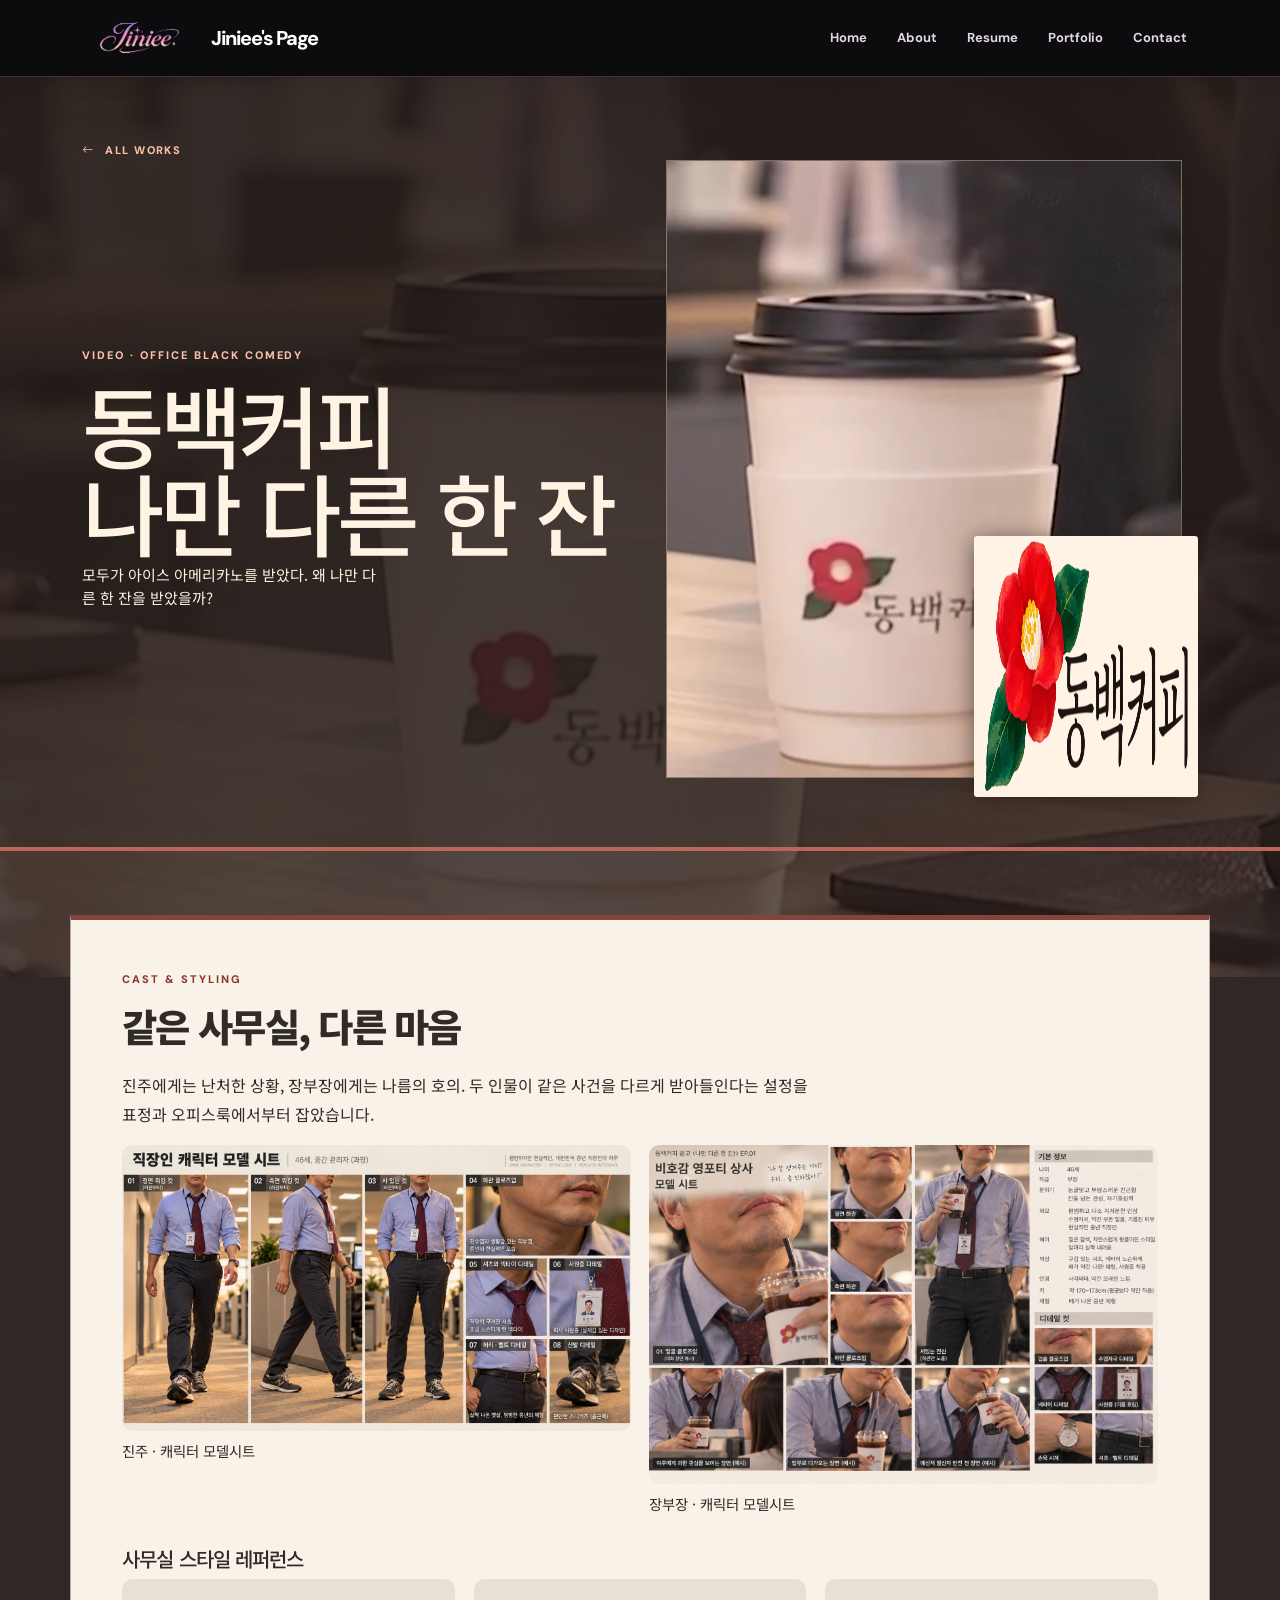
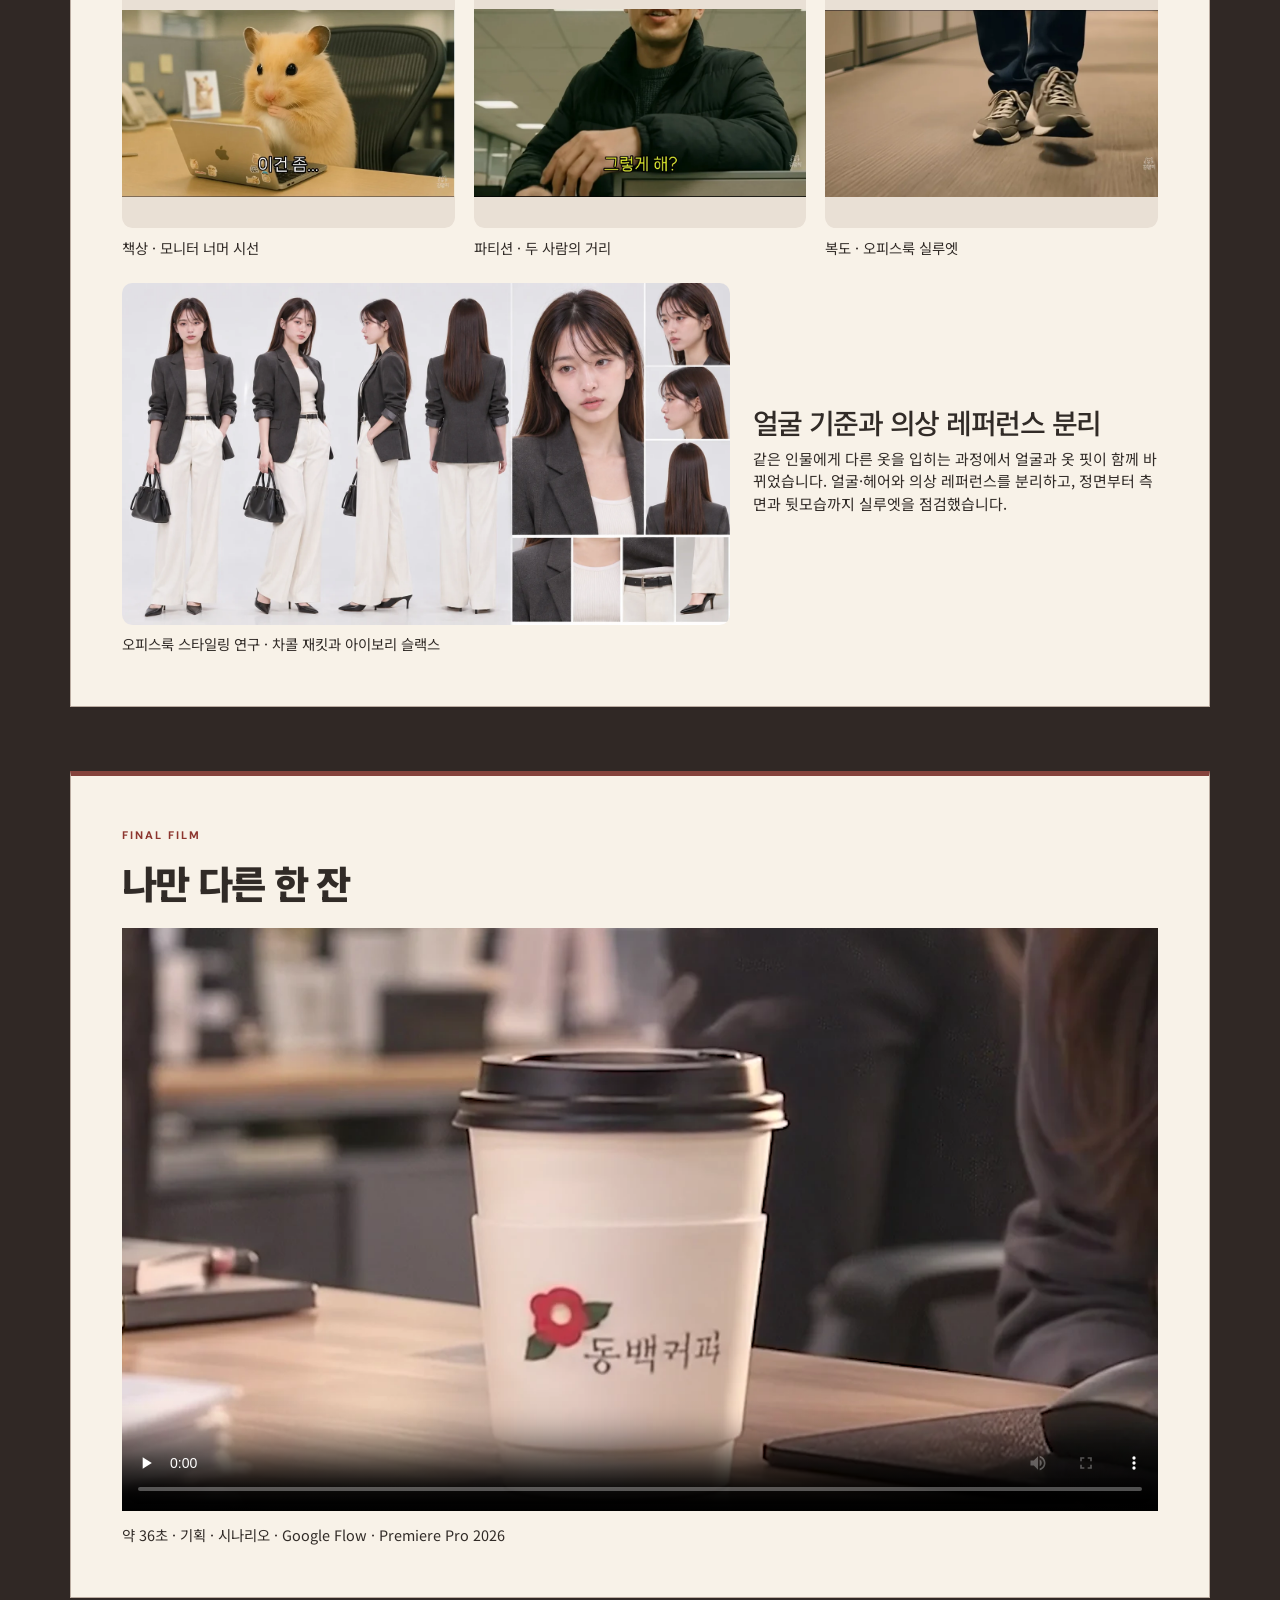
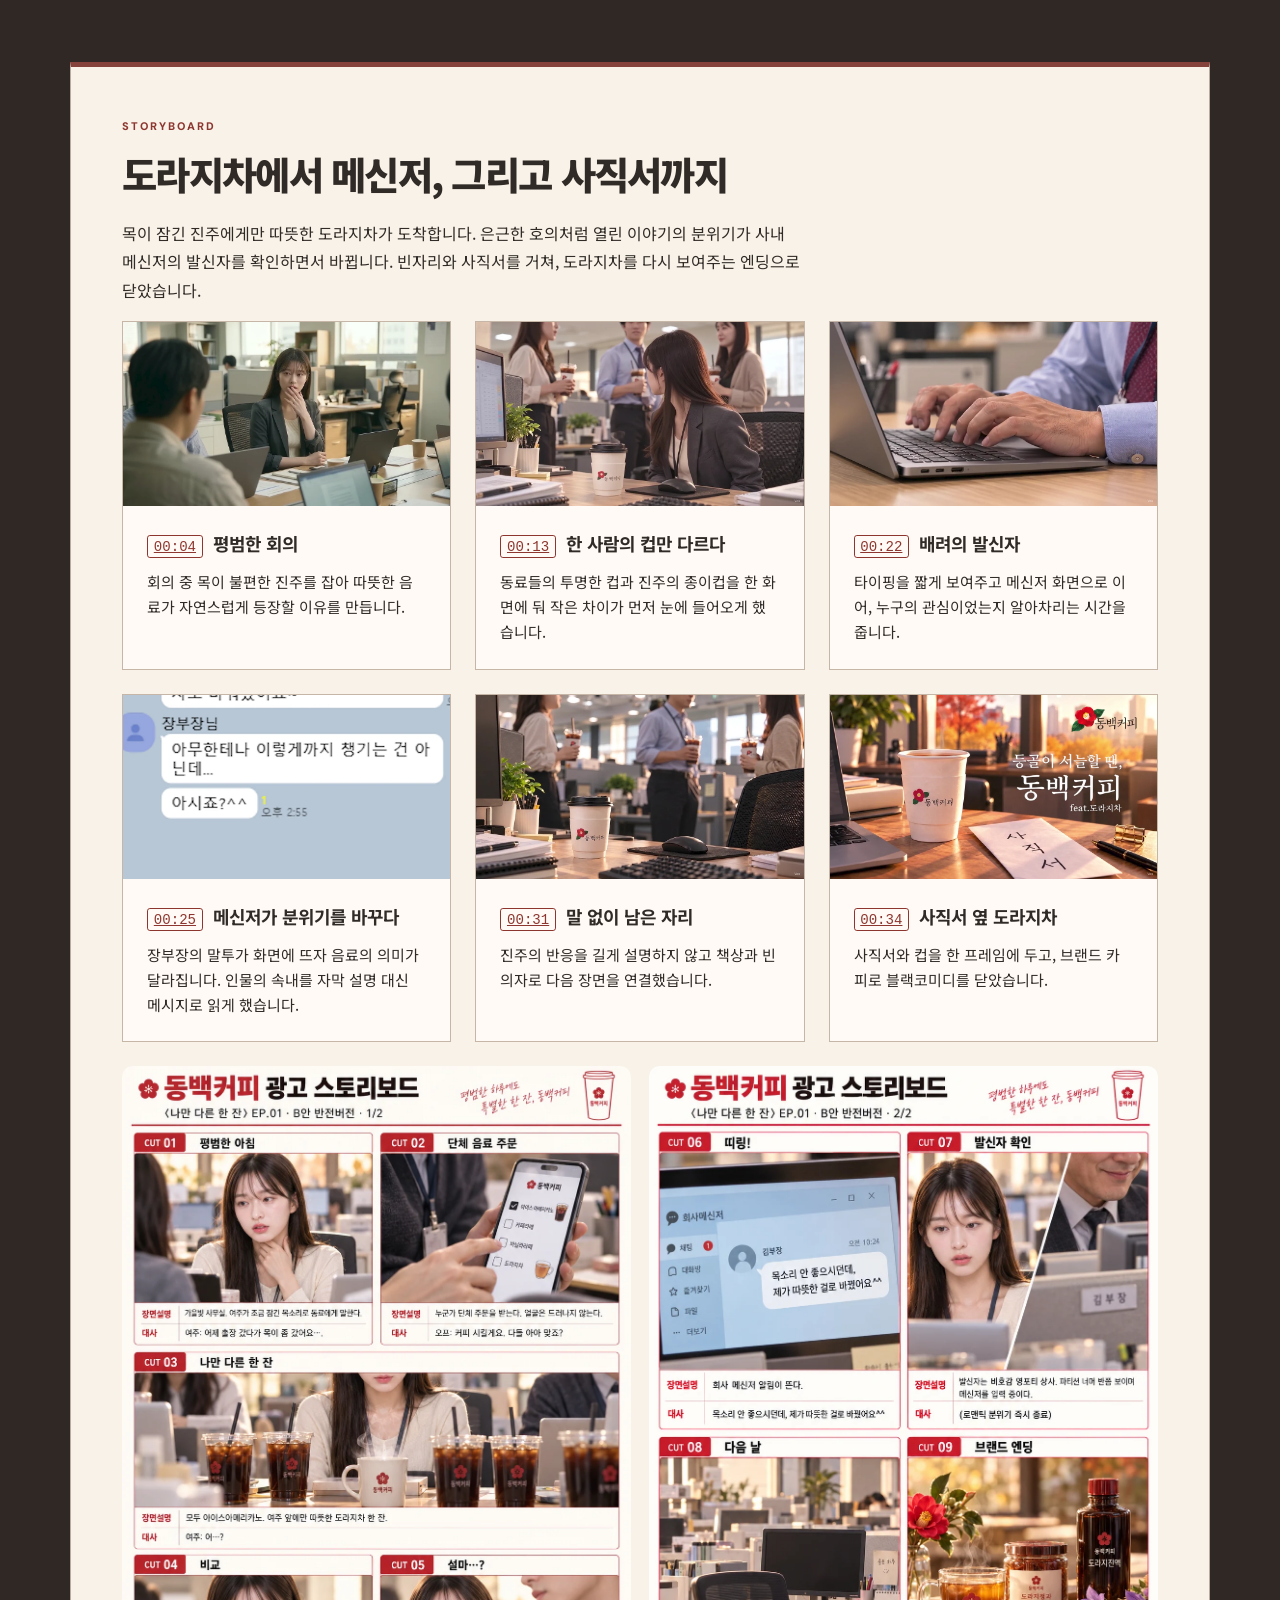
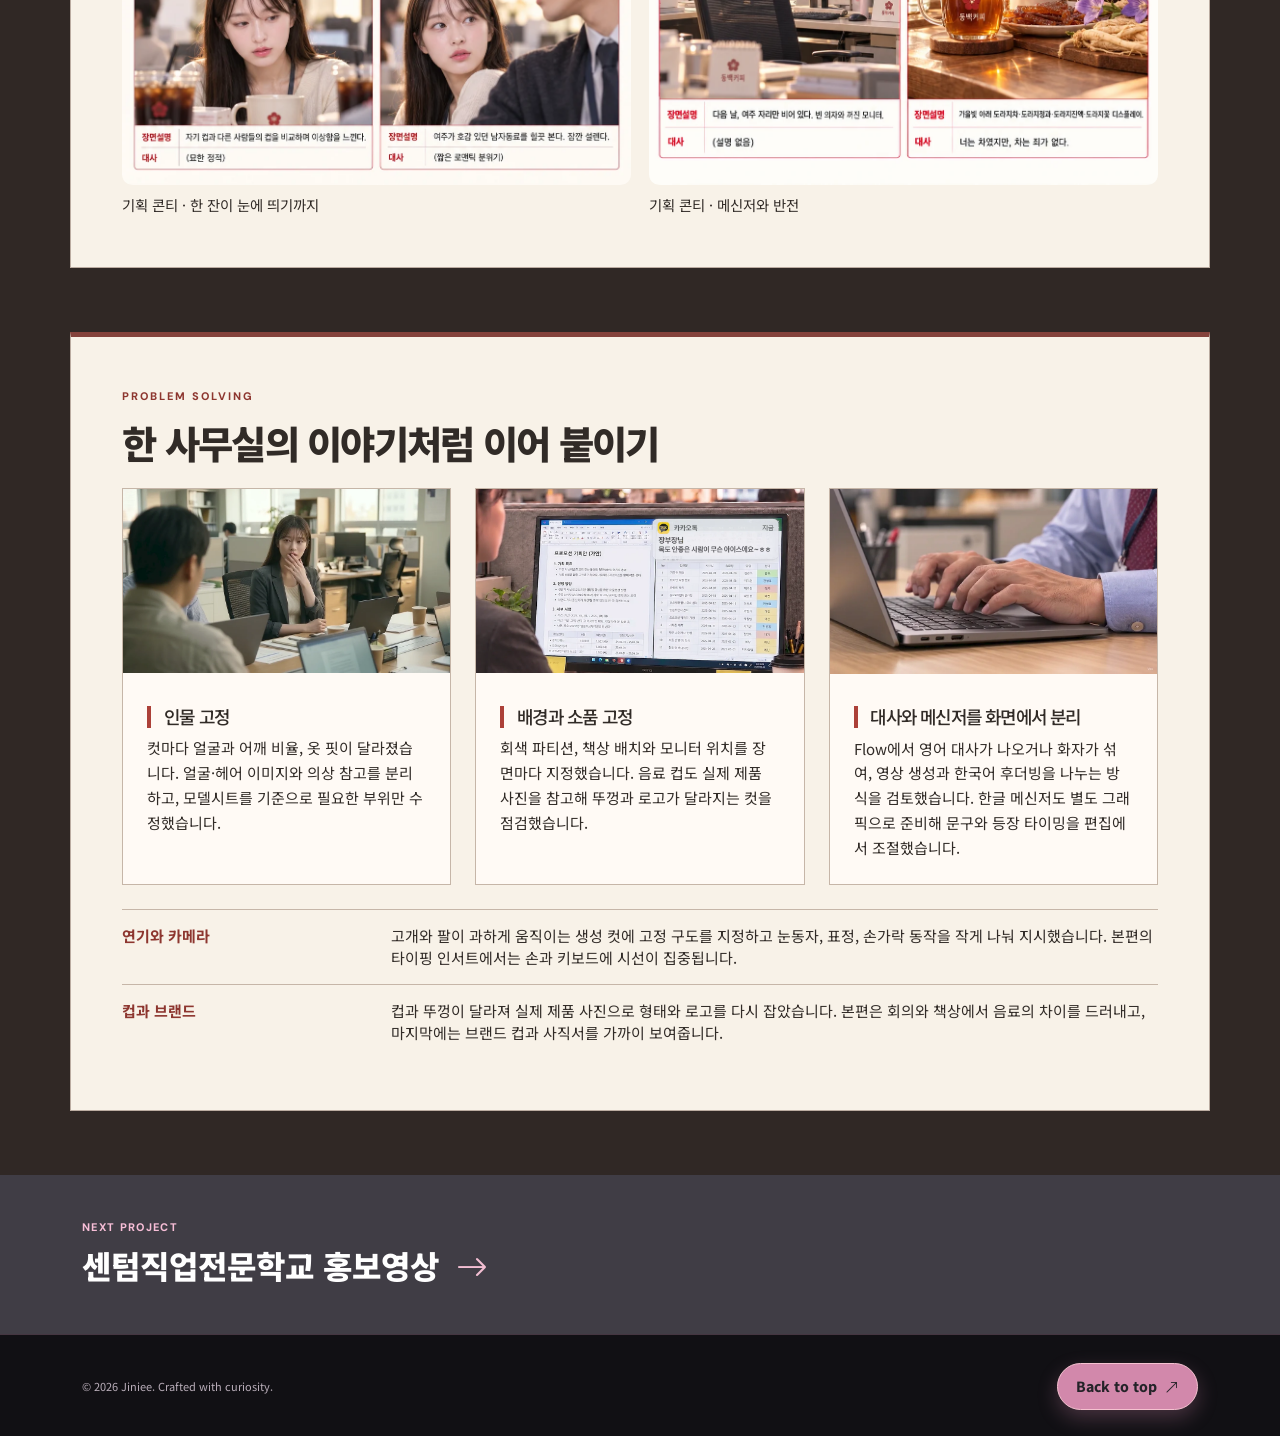
<file: portfolio-details-3.html>
<!DOCTYPE html>
<html lang="ko">
  <head>
    <meta charset="utf-8">
    <meta name="viewport" content="width=device-width,initial-scale=1">
    <meta name="author" content="김혜진">
    <meta name="description" content="동백커피 센텀점 도라지차를 소재로 제작한 36초 오피스 블랙코미디 광고.">
    <meta name="theme-color" content="#242328">
    <title>동백커피 · 나만 다른 한 잔 | Jiniee's Page</title>
    <link rel="icon" type="image/png" href="assets/img/jiniee-icon.png">
    <link rel="apple-touch-icon" href="assets/img/jiniee-touch-icon.png">
    <link rel="preconnect" href="https://fonts.googleapis.com">
    <link rel="preconnect" href="https://fonts.gstatic.com" crossorigin>
    <link href="https://fonts.googleapis.com/css2?family=DM+Sans:wght@400;500;600;700;800&family=Noto+Sans+KR:wght@400;500;600;700;800;900&display=swap" rel="stylesheet">
    <link rel="stylesheet" href="assets/vendor/bootstrap/css/bootstrap.min.css">
    <link rel="stylesheet" href="assets/vendor/bootstrap-icons/bootstrap-icons.css">
    <link rel="stylesheet" href="assets/css/main.css">
    <link rel="stylesheet" href="assets/css/project-themes.css">
    <link rel="stylesheet" href="assets/css/portfolio-stories.css">
  </head>
  <body class="detail-page theme-coffee">
    <header class="site-header sticky-top" id="header">
      <nav class="navbar navbar-expand-lg navbar-dark" aria-label="메인 메뉴">
        <div class="container-xl">
          <a class="navbar-brand site-logo" href="index.html#hero" aria-label="Jiniee 포트폴리오 홈">
            <img src="assets/img/logo.png" alt="Jiniee" width="108" height="36">
            <span>Jiniee's Page</span>
          </a>
          <button class="navbar-toggler" type="button" data-bs-toggle="collapse" data-bs-target="#siteNav" aria-controls="siteNav" aria-expanded="false" aria-label="메뉴 펼치기"><span class="navbar-toggler-icon"></span></button>
          <div class="collapse navbar-collapse justify-content-end" id="siteNav">
            <ul class="navbar-nav align-items-lg-center gap-lg-2">
              <li class="nav-item">
                <a class="nav-link" href="index.html#hero">Home</a>
              </li>
              <li class="nav-item">
                <a class="nav-link" href="index.html#about">About</a>
              </li>
              <li class="nav-item">
                <a class="nav-link" href="index.html#resume">Resume</a>
              </li>
              <li class="nav-item">
                <a class="nav-link" href="index.html#portfolio">Portfolio</a>
              </li>
              <li class="nav-item">
                <a class="nav-link" href="index.html#contact">Contact</a>
              </li>
            </ul>
          </div>
        </div>
      </nav>
    </header>
    <main class="office-case" id="case-top">
      <div class="office-backdrops" aria-hidden="true">
        <div class="office-backdrop" data-office-backdrop="coffee"></div>
        <div class="office-backdrop" data-office-backdrop="meeting"></div>
        <div class="office-backdrop" data-office-backdrop="desk"></div>
        <div class="office-backdrop" data-office-backdrop="exit"></div>
      </div>
      <section class="detail-intro office-hero" aria-labelledby="project-title" data-office-scene="coffee">
        <div class="container-xl">
          <a class="back-link" href="index.html#portfolio"><i class="bi bi-arrow-left" aria-hidden="true"></i> ALL WORKS</a>
          <div class="office-opening">
            <div class="office-heading">
              <p class="eyebrow">VIDEO · OFFICE BLACK COMEDY</p>
              <h1 id="project-title">동백커피<br>나만 다른 한 잔</h1>
              <p class="detail-subtitle">모두가 아이스 아메리카노를 받았다. 왜 나만 다른 한 잔을 받았을까?</p>
            </div>
            <figure class="office-cup">
              <img class="office-cup-photo" src="assets/img/case-study/office/product.webp" width="1100" height="618" alt="사무실 책상에 놓인 동백커피의 따뜻한 도라지차" fetchpriority="high">
              <img class="office-flower" src="assets/img/case-study/office/camellia.webp" width="680" height="261" alt="붉은 동백꽃이 그려진 동백커피 로고">
            </figure>
          </div>
        </div>
      </section>
      <div class="container-xl detail-main detail-work-main office-document">
        <section class="detail-work office-sheet" id="cast" aria-labelledby="cast-title" data-office-scene="meeting">
          <p class="eyebrow">CAST &amp; STYLING</p>
          <h2 id="cast-title">같은 사무실, 다른 마음</h2>
          <p class="detail-body-text">진주에게는 난처한 상황, 장부장에게는 나름의 호의. 두 인물이 같은 사건을 다르게 받아들인다는 설정을 표정과 오피스룩에서부터 잡았습니다.</p>
          <div class="asset-gallery office-models">
              <figure>
                <a href="assets/img/case-study/dongbaek-jinju.webp" data-enlarge="진주 · 캐릭터 모델시트" aria-label="진주 · 캐릭터 모델시트 확대">
                  <img src="assets/img/case-study/dongbaek-jinju.webp" width="1500" height="844" alt="진주의 얼굴과 의상 비율을 정리한 모델시트" loading="lazy" decoding="async">
                </a>
                <figcaption>진주 · 캐릭터 모델시트</figcaption>
              </figure>
              <figure>
                <a href="assets/img/case-study/dongbaek-manager.webp" data-enlarge="장부장 · 캐릭터 모델시트" aria-label="장부장 · 캐릭터 모델시트 확대">
                  <img src="assets/img/case-study/dongbaek-manager.webp" width="1500" height="1000" alt="장부장의 얼굴과 차림을 정리한 모델시트" loading="lazy" decoding="async">
                </a>
                <figcaption>장부장 · 캐릭터 모델시트</figcaption>
              </figure>
          </div>
          <h3 class="office-subtitle">사무실 스타일 레퍼런스</h3>
          <div class="asset-gallery office-style">
              <figure>
                <a href="assets/img/case-study/office/style-desk.webp" data-enlarge="책상 · 모니터 너머 시선" aria-label="책상 · 모니터 너머 시선 확대">
                  <img src="assets/img/case-study/office/style-desk.webp" width="923" height="520" alt="책상과 모니터를 이용한 인물 구도 참고 자료" loading="lazy" decoding="async">
                </a>
                <figcaption>책상 · 모니터 너머 시선</figcaption>
              </figure>
              <figure>
                <a href="assets/img/case-study/office/style-partition.webp" data-enlarge="파티션 · 두 사람의 거리" aria-label="파티션 · 두 사람의 거리 확대">
                  <img src="assets/img/case-study/office/style-partition.webp" width="920" height="520" alt="파티션을 사이에 둔 사무실 인물 배치 참고 자료" loading="lazy" decoding="async">
                </a>
                <figcaption>파티션 · 두 사람의 거리</figcaption>
              </figure>
              <figure>
                <a href="assets/img/case-study/office/style-walk.webp" data-enlarge="복도 · 오피스룩 실루엣" aria-label="복도 · 오피스룩 실루엣 확대">
                  <img src="assets/img/case-study/office/style-walk.webp" width="915" height="515" alt="사무실을 걷는 인물의 착장과 카메라 구도 참고 자료" loading="lazy" decoding="async">
                </a>
                <figcaption>복도 · 오피스룩 실루엣</figcaption>
              </figure>
          </div>
          <div class="office-style-study">
            <div class="asset-gallery"><figure>
                <a href="assets/img/case-study/office/style-sheet.webp" data-enlarge="오피스룩 스타일링 연구 · 차콜 재킷과 아이보리 슬랙스"><img src="assets/img/case-study/office/style-sheet.webp" alt="여성 오피스룩의 전신 각도, 얼굴 표정, 가방과 재킷 디테일을 모은 시트" width="1550" height="872" loading="lazy" decoding="async"></a>
                <figcaption>오피스룩 스타일링 연구 · 차콜 재킷과 아이보리 슬랙스</figcaption>
              </figure></div>
            <div>
              <h3>얼굴 기준과 의상 레퍼런스 분리</h3>
              <p>같은 인물에게 다른 옷을 입히는 과정에서 얼굴과 옷 핏이 함께 바뀌었습니다. 얼굴·헤어와 의상 레퍼런스를 분리하고, 정면부터 측면과 뒷모습까지 실루엣을 점검했습니다.</p>
            </div>
          </div>
        </section>
        <section class="detail-work office-sheet office-film" id="film" aria-labelledby="film-title" data-office-scene="desk">
          <p class="eyebrow">FINAL FILM</p>
          <h2 id="film-title">나만 다른 한 잔</h2>
          <video class="case-video" controls playsinline preload="none" width="1920" height="1080" poster="assets/img/case-study/dongbaek.webp" aria-label="동백커피 나만 다른 한 잔 광고 영상">
            <source src="assets/img/case-study/dongbaek.mp4" type="video/mp4">
            <a href="assets/img/case-study/dongbaek.mp4">영상 파일 열기</a>
          </video>
          <p class="story-caption">약 36초 · 기획 · 시나리오 · Google Flow · Premiere Pro 2026</p>
        </section>
        <section class="detail-work office-sheet" id="story" aria-labelledby="story-title" data-office-scene="desk">
          <p class="eyebrow">STORYBOARD</p>
          <h2 id="story-title">도라지차에서 메신저, 그리고 사직서까지</h2>
          <p class="detail-body-text">목이 잠긴 진주에게만 따뜻한 도라지차가 도착합니다. 은근한 호의처럼 열린 이야기의 분위기가 사내 메신저의 발신자를 확인하면서 바뀝니다. 빈자리와 사직서를 거쳐, 도라지차를 다시 보여주는 엔딩으로 닫았습니다.</p>
          <div class="story-grid">
            <figure class="story-frame">
              <img src="assets/img/case-study/office/meeting.webp" alt="회의 중인 진주와 동료들" width="1100" height="618" loading="lazy" decoding="async">
              <figcaption><a class="story-time" href="#film" data-film-time="4" aria-label="00:04 장면 재생">00:04</a><strong>평범한 회의</strong><p>회의 중 목이 불편한 진주를 잡아 따뜻한 음료가 자연스럽게 등장할 이유를 만듭니다.</p></figcaption>
            </figure>
            <figure class="story-frame">
              <img src="assets/img/case-study/office/different-cup.webp" alt="동료의 아이스컵 옆에 놓인 진주의 핫컵" width="1100" height="618" loading="lazy" decoding="async">
              <figcaption><a class="story-time" href="#film" data-film-time="13" aria-label="00:13 장면 재생">00:13</a><strong>한 사람의 컵만 다르다</strong><p>동료들의 투명한 컵과 진주의 종이컵을 한 화면에 둬 작은 차이가 먼저 눈에 들어오게 했습니다.</p></figcaption>
            </figure>
            <figure class="story-frame">
              <img src="assets/img/case-study/office/typing.webp" alt="노트북 자판을 두드리는 장부장의 손" width="1100" height="618" loading="lazy" decoding="async">
              <figcaption><a class="story-time" href="#film" data-film-time="22" aria-label="00:22 장면 재생">00:22</a><strong>배려의 발신자</strong><p>타이핑을 짧게 보여주고 메신저 화면으로 이어, 누구의 관심이었는지 알아차리는 시간을 줍니다.</p></figcaption>
            </figure>
            <figure class="story-frame">
              <img src="assets/img/case-study/office/message.webp" alt="장부장의 메시지가 뜬 채팅 화면" width="1100" height="618" loading="lazy" decoding="async">
              <figcaption><a class="story-time" href="#film" data-film-time="25" aria-label="00:25 장면 재생">00:25</a><strong>메신저가 분위기를 바꾸다</strong><p>장부장의 말투가 화면에 뜨자 음료의 의미가 달라집니다. 인물의 속내를 자막 설명 대신 메시지로 읽게 했습니다.</p></figcaption>
            </figure>
            <figure class="story-frame">
              <img src="assets/img/case-study/office/vacant-desk.webp" alt="컵과 키보드가 남은 진주의 빈자리" width="1100" height="618" loading="lazy" decoding="async">
              <figcaption><a class="story-time" href="#film" data-film-time="31" aria-label="00:31 장면 재생">00:31</a><strong>말 없이 남은 자리</strong><p>진주의 반응을 길게 설명하지 않고 책상과 빈 의자로 다음 장면을 연결했습니다.</p></figcaption>
            </figure>
            <figure class="story-frame">
              <img src="assets/img/case-study/office/resignation.webp" alt="동백커피 컵과 사직서가 놓인 마지막 화면" width="1100" height="618" loading="lazy" decoding="async">
              <figcaption><a class="story-time" href="#film" data-film-time="34" aria-label="00:34 장면 재생">00:34</a><strong>사직서 옆 도라지차</strong><p>사직서와 컵을 한 프레임에 두고, 브랜드 카피로 블랙코미디를 닫았습니다.</p></figcaption>
            </figure>
          </div>
          <div class="asset-gallery office-boards">
              <figure>
                <a href="assets/img/case-study/office/board-1.webp" data-enlarge="기획 콘티 · 한 잔이 눈에 띄기까지" aria-label="기획 콘티 · 한 잔이 눈에 띄기까지 확대">
                  <img src="assets/img/case-study/office/board-1.webp" width="1055" height="1491" alt="회의와 음료 배달에서 시작하는 원본 스토리보드 첫 장" loading="lazy" decoding="async">
                </a>
                <figcaption>기획 콘티 · 한 잔이 눈에 띄기까지</figcaption>
              </figure>
              <figure>
                <a href="assets/img/case-study/office/board-2.webp" data-enlarge="기획 콘티 · 메신저와 반전" aria-label="기획 콘티 · 메신저와 반전 확대">
                  <img src="assets/img/case-study/office/board-2.webp" width="1055" height="1491" alt="메신저, 반응, 빈자리와 브랜드 엔딩이 담긴 원본 스토리보드 둘째 장" loading="lazy" decoding="async">
                </a>
                <figcaption>기획 콘티 · 메신저와 반전</figcaption>
              </figure>
          </div>
        </section>
        <section class="detail-work office-sheet" id="process" aria-labelledby="process-title" data-office-scene="exit">
          <p class="eyebrow">PROBLEM SOLVING</p>
          <h2 id="process-title">한 사무실의 이야기처럼 이어 붙이기</h2>
          <div class="story-grid">
            <article class="story-frame">
              <img src="assets/img/case-study/office/meeting.webp" width="960" height="540" alt="회의 장면의 인물과 사무실" loading="lazy">
              <div class="story-note"><h3>인물 고정</h3><p>컷마다 얼굴과 어깨 비율, 옷 핏이 달라졌습니다. 얼굴·헤어 이미지와 의상 참고를 분리하고, 모델시트를 기준으로 필요한 부위만 수정했습니다.</p></div>
            </article>
            <article class="story-frame">
              <img src="assets/img/case-study/office/desk.webp" width="960" height="540" alt="모니터와 회색 파티션이 보이는 사무실" loading="lazy">
              <div class="story-note"><h3>배경과 소품 고정</h3><p>회색 파티션, 책상 배치와 모니터 위치를 장면마다 지정했습니다. 음료 컵도 실제 제품 사진을 참고해 뚜껑과 로고가 달라지는 컷을 점검했습니다.</p></div>
            </article>
            <article class="story-frame">
              <img src="assets/img/case-study/office/reaction.webp" width="960" height="540" alt="메신저를 본 사무실 인물의 반응 컷" loading="lazy">
              <div class="story-note"><h3>대사와 메신저를 화면에서 분리</h3><p>Flow에서 영어 대사가 나오거나 화자가 섞여, 영상 생성과 한국어 후더빙을 나누는 방식을 검토했습니다. 한글 메신저도 별도 그래픽으로 준비해 문구와 등장 타이밍을 편집에서 조절했습니다.</p></div>
            </article>
          </div>
          <dl class="office-decisions">
            <div><dt>연기와 카메라</dt><dd>고개와 팔이 과하게 움직이는 생성 컷에 고정 구도를 지정하고 눈동자, 표정, 손가락 동작을 작게 나눠 지시했습니다. 본편의 타이핑 인서트에서는 손과 키보드에 시선이 집중됩니다.</dd></div>
            <div><dt>컵과 브랜드</dt><dd>컵과 뚜껑이 달라져 실제 제품 사진으로 형태와 로고를 다시 잡았습니다. 본편은 회의와 책상에서 음료의 차이를 드러내고, 마지막에는 브랜드 컵과 사직서를 가까이 보여줍니다.</dd></div>
          </dl>
        </section>
      </div>
      <section class="detail-next">
        <div class="container-xl">
          <a href="portfolio-details-9.html">
            <span>NEXT PROJECT</span>
            <strong>센텀직업전문학교 홍보영상 <i class="bi bi-arrow-right" aria-hidden="true"></i></strong>
          </a>
        </div>
      </section>
    </main>
    <footer class="site-footer">
      <div class="container-xl d-flex flex-column flex-sm-row justify-content-between gap-2 align-items-sm-center">
        <p class="mb-0">© 2026 Jiniee. Crafted with curiosity.</p>
        <a href="#case-top">Back to top <i class="bi bi-arrow-up-right"></i></a>
      </div>
    </footer>
    <script src="assets/vendor/bootstrap/js/bootstrap.bundle.min.js"></script>
    <script src="assets/js/main.js"></script>
    <script src="assets/js/asset-gallery.js"></script>
    <script src="assets/js/portfolio-effects.js" defer></script>
  </body>
</html>
</file>
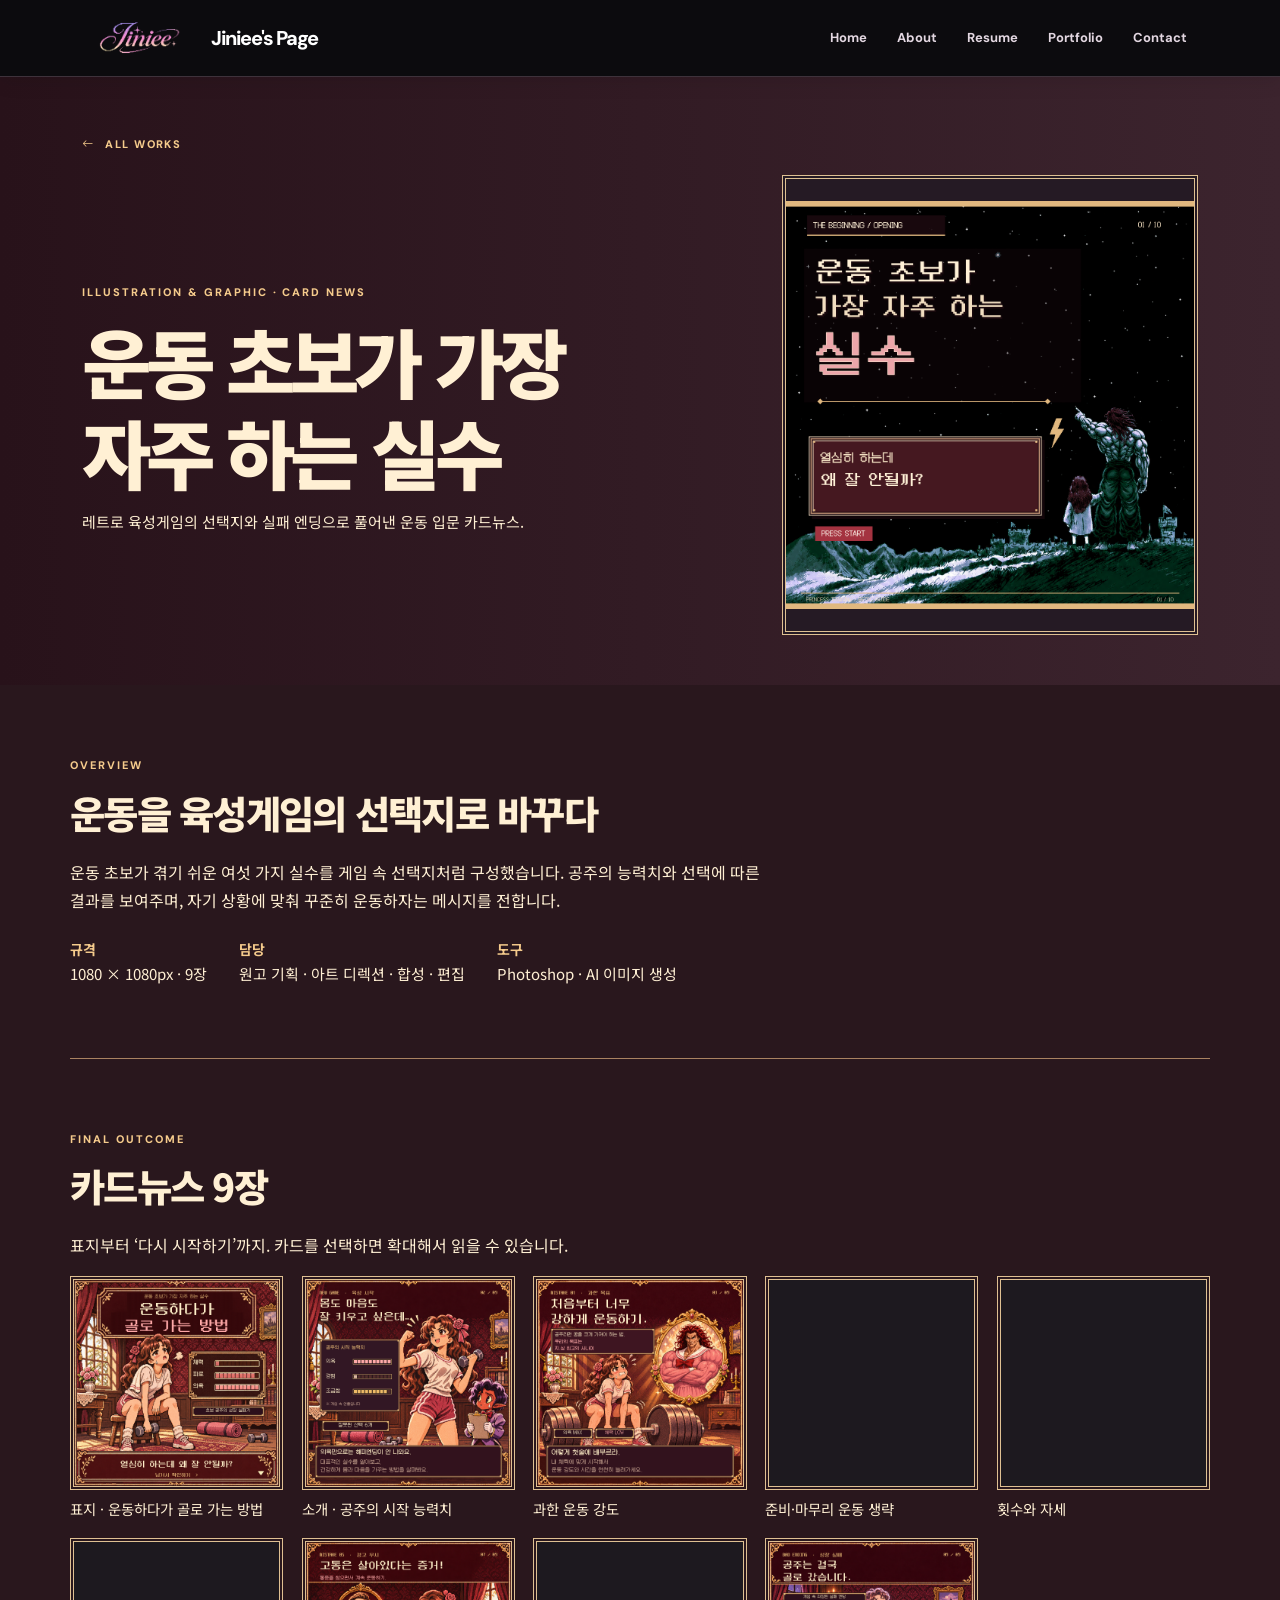
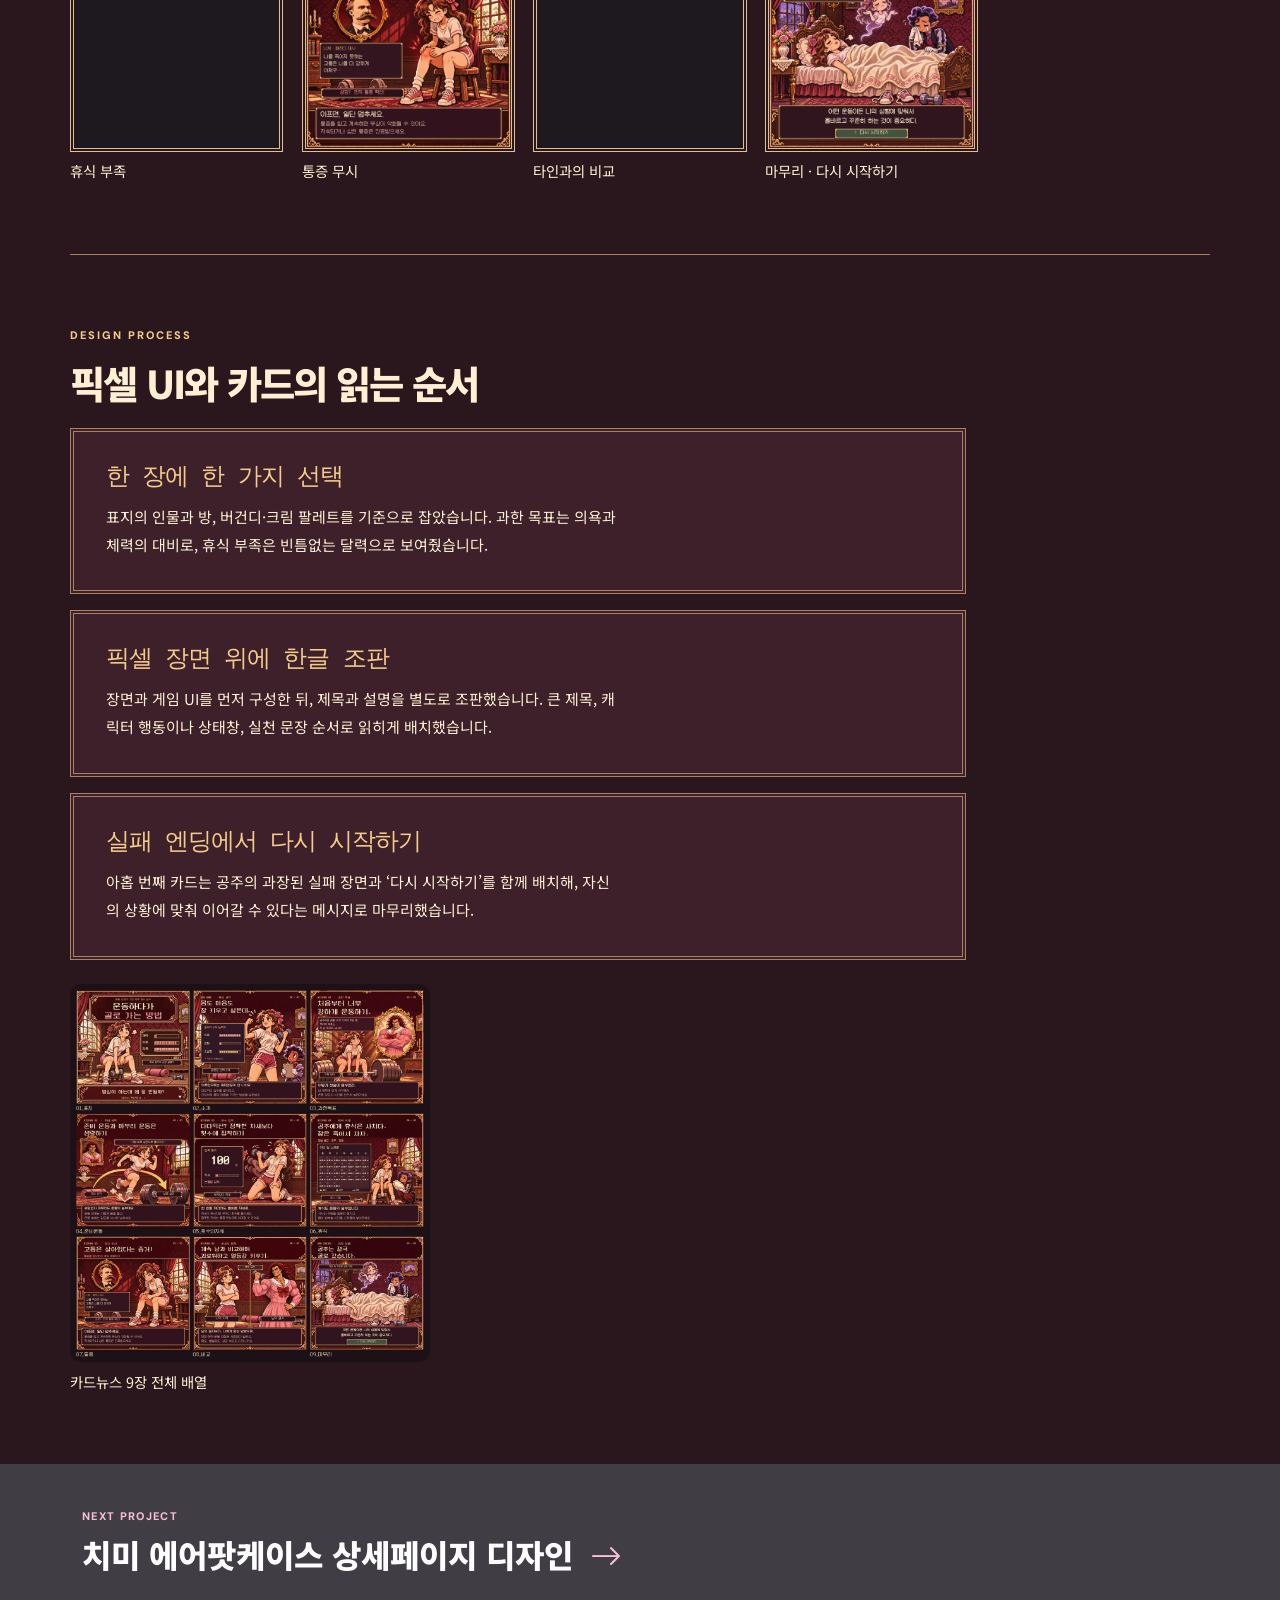
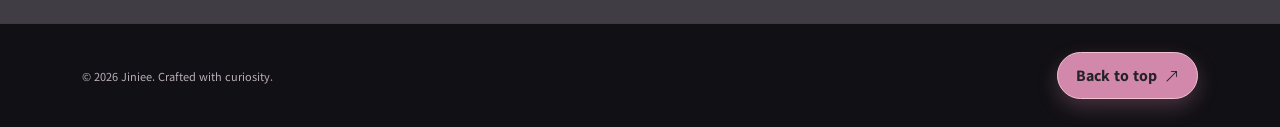
<file: portfolio-details-4.html>
<!DOCTYPE html>
<html lang="ko">
  <head>
    <meta charset="utf-8">
    <meta name="viewport" content="width=device-width,initial-scale=1">
    <meta name="author" content="김혜진">
    <meta name="description" content="1990년대 PC 육성게임의 화면 문법으로 운동 습관을 풀어낸 10장 카드뉴스.">
    <meta name="theme-color" content="#242328">
    <title>운동 초보가 가장 자주 하는 실수 | Jiniee's Page</title>
    <link rel="icon" type="image/png" href="assets/img/jiniee-icon.png">
    <link rel="apple-touch-icon" href="assets/img/jiniee-touch-icon.png">
    <link rel="preconnect" href="https://fonts.googleapis.com">
    <link rel="preconnect" href="https://fonts.gstatic.com" crossorigin>
    <link href="https://fonts.googleapis.com/css2?family=DM+Sans:wght@400;500;600;700;800&family=Noto+Sans+KR:wght@400;500;600;700;800;900&display=swap" rel="stylesheet">
    <link rel="stylesheet" href="assets/vendor/bootstrap/css/bootstrap.min.css">
    <link rel="stylesheet" href="assets/vendor/bootstrap-icons/bootstrap-icons.css">
    <link rel="stylesheet" href="assets/css/main.css">
    <link rel="stylesheet" href="assets/css/project-themes.css">
    <link rel="stylesheet" href="assets/css/portfolio-stories.css">
  </head>
  <body class="detail-page theme-pixel">
    <header class="site-header sticky-top" id="header">
      <nav class="navbar navbar-expand-lg navbar-dark" aria-label="메인 메뉴">
        <div class="container-xl">
          <a class="navbar-brand site-logo" href="index.html#hero" aria-label="Jiniee 포트폴리오 홈">
            <img src="assets/img/logo.png" alt="Jiniee" width="108" height="36">
            <span>Jiniee's Page</span>
          </a>
          <button class="navbar-toggler" type="button" data-bs-toggle="collapse" data-bs-target="#siteNav" aria-controls="siteNav" aria-expanded="false" aria-label="메뉴 펼치기"><span class="navbar-toggler-icon"></span></button>
          <div class="collapse navbar-collapse justify-content-end" id="siteNav">
            <ul class="navbar-nav align-items-lg-center gap-lg-2">
              <li class="nav-item">
                <a class="nav-link" href="index.html#hero">Home</a>
              </li>
              <li class="nav-item">
                <a class="nav-link" href="index.html#about">About</a>
              </li>
              <li class="nav-item">
                <a class="nav-link" href="index.html#resume">Resume</a>
              </li>
              <li class="nav-item">
                <a class="nav-link" href="index.html#portfolio">Portfolio</a>
              </li>
              <li class="nav-item">
                <a class="nav-link" href="index.html#contact">Contact</a>
              </li>
            </ul>
          </div>
        </div>
      </nav>
    </header>
    <main>
      <section class="detail-intro" aria-labelledby="project-title">
        <div class="container-xl">
          <a class="back-link" href="index.html#portfolio"><i class="bi bi-arrow-left" aria-hidden="true"></i> ALL WORKS</a>
          <div class="detail-title-wrap">
            <div>
              <p class="eyebrow">ILLUSTRATION &amp; GRAPHIC · CARD NEWS</p>
              <h1 id="project-title">운동 초보가 가장 자주 하는 실수</h1>
              <p class="detail-subtitle">레트로 육성게임의 선택지와 실패 엔딩으로 풀어낸 운동 입문 카드뉴스.</p>
            </div>
          </div>
          <img src="assets/img/case-study/card-news/01.webp" alt="별이 뜬 밤을 배경으로 한 카드뉴스 표지" width="1080" height="1080" class="detail-banner detail-banner-contained card-banner" fetchpriority="high">
        </div>
      </section>
      <div class="container-xl detail-main detail-work-main">
        <section class="detail-work" id="overview" aria-labelledby="overview-title">
          <p class="eyebrow">OVERVIEW</p>
          <h2 id="overview-title">운동을 육성게임의 선택지로 바꾸다</h2>
          <p class="detail-body-text">운동 초보가 겪기 쉬운 여섯 가지 실수를 게임 속 선택지처럼 구성했습니다. 공주의 능력치와 선택에 따른 결과를 보여주며, 자기 상황에 맞춰 꾸준히 운동하자는 메시지를 전합니다.</p>
          <dl class="detail-facts">
            <div><dt>규격</dt><dd>1080 × 1080px · 9장</dd></div>
            <div><dt>담당</dt><dd>원고 기획 · 아트 디렉션 · 합성 · 편집</dd></div>
            <div><dt>도구</dt><dd>Photoshop · AI 이미지 생성</dd></div>
          </dl>
        </section>
        <section class="detail-work" id="final" aria-labelledby="final-title">
          <p class="eyebrow">FINAL OUTCOME</p>
          <h2 id="final-title">카드뉴스 9장</h2>
          <p class="detail-body-text">표지부터 ‘다시 시작하기’까지. 카드를 선택하면 확대해서 읽을 수 있습니다.</p>
          <div class="asset-gallery card-gallery">
            <figure>
              <a href="assets/img/case-study/card-news/20261124/01-cover.webp" data-enlarge="표지 · 운동하다가 골로 가는 방법" aria-label="표지 · 운동하다가 골로 가는 방법 확대">
                <img src="assets/img/case-study/card-news/20261124/01-cover.webp" alt="표지 · 운동하다가 골로 가는 방법 카드뉴스 화면" width="1080" height="1080" loading="lazy" decoding="async">
              </a>
              <figcaption>표지 · 운동하다가 골로 가는 방법</figcaption>
            </figure>
            <figure>
              <a href="assets/img/case-study/card-news/20261124/02-intro.webp" data-enlarge="소개 · 공주의 시작 능력치" aria-label="소개 · 공주의 시작 능력치 확대">
                <img src="assets/img/case-study/card-news/20261124/02-intro.webp" alt="소개 · 공주의 시작 능력치 카드뉴스 화면" width="1080" height="1080" loading="lazy" decoding="async">
              </a>
              <figcaption>소개 · 공주의 시작 능력치</figcaption>
            </figure>
            <figure>
              <a href="assets/img/case-study/card-news/20261124/03-overtraining.webp" data-enlarge="과한 운동 강도" aria-label="과한 운동 강도 확대">
                <img src="assets/img/case-study/card-news/20261124/03-overtraining.webp" alt="과한 운동 강도 카드뉴스 화면" width="1080" height="1080" loading="lazy" decoding="async">
              </a>
              <figcaption>과한 운동 강도</figcaption>
            </figure>
            <figure>
              <a href="assets/img/case-study/card-news/20261124/04-warm-up.webp" data-enlarge="준비·마무리 운동 생략" aria-label="준비·마무리 운동 생략 확대">
                <img src="assets/img/case-study/card-news/20261124/04-warm-up.webp" alt="준비·마무리 운동 생략 카드뉴스 화면" width="1080" height="1080" loading="lazy" decoding="async">
              </a>
              <figcaption>준비·마무리 운동 생략</figcaption>
            </figure>
            <figure>
              <a href="assets/img/case-study/card-news/20261124/05-form-and-repetitions.webp" data-enlarge="횟수와 자세" aria-label="횟수와 자세 확대">
                <img src="assets/img/case-study/card-news/20261124/05-form-and-repetitions.webp" alt="횟수와 자세 카드뉴스 화면" width="1080" height="1080" loading="lazy" decoding="async">
              </a>
              <figcaption>횟수와 자세</figcaption>
            </figure>
            <figure>
              <a href="assets/img/case-study/card-news/20261124/06-rest.webp" data-enlarge="휴식 부족" aria-label="휴식 부족 확대">
                <img src="assets/img/case-study/card-news/20261124/06-rest.webp" alt="휴식 부족 카드뉴스 화면" width="1080" height="1080" loading="lazy" decoding="async">
              </a>
              <figcaption>휴식 부족</figcaption>
            </figure>
            <figure>
              <a href="assets/img/case-study/card-news/20261124/07-pain.webp" data-enlarge="통증 무시" aria-label="통증 무시 확대">
                <img src="assets/img/case-study/card-news/20261124/07-pain.webp" alt="통증 무시 카드뉴스 화면" width="1080" height="1080" loading="lazy" decoding="async">
              </a>
              <figcaption>통증 무시</figcaption>
            </figure>
            <figure>
              <a href="assets/img/case-study/card-news/20261124/08-comparison.webp" data-enlarge="타인과의 비교" aria-label="타인과의 비교 확대">
                <img src="assets/img/case-study/card-news/20261124/08-comparison.webp" alt="타인과의 비교 카드뉴스 화면" width="1080" height="1080" loading="lazy" decoding="async">
              </a>
              <figcaption>타인과의 비교</figcaption>
            </figure>
            <figure>
              <a href="assets/img/case-study/card-news/20261124/09-ending.webp" data-enlarge="마무리 · 다시 시작하기" aria-label="마무리 · 다시 시작하기 확대">
                <img src="assets/img/case-study/card-news/20261124/09-ending.webp" alt="마무리 · 다시 시작하기 카드뉴스 화면" width="1080" height="1080" loading="lazy" decoding="async">
              </a>
              <figcaption>마무리 · 다시 시작하기</figcaption>
            </figure>
          </div>
        </section>
        <section class="detail-work" id="process" aria-labelledby="process-title">
          <p class="eyebrow">DESIGN PROCESS</p>
          <h2 id="process-title">픽셀 UI와 카드의 읽는 순서</h2>
          <div class="detail-decisions">
            <div><h3>한 장에 한 가지 선택</h3><p>표지의 인물과 방, 버건디·크림 팔레트를 기준으로 잡았습니다. 과한 목표는 의욕과 체력의 대비로, 휴식 부족은 빈틈없는 달력으로 보여줬습니다.</p></div>
            <div><h3>픽셀 장면 위에 한글 조판</h3><p>장면과 게임 UI를 먼저 구성한 뒤, 제목과 설명을 별도로 조판했습니다. 큰 제목, 캐릭터 행동이나 상태창, 실천 문장 순서로 읽히게 배치했습니다.</p></div>
            <div><h3>실패 엔딩에서 다시 시작하기</h3><p>아홉 번째 카드는 공주의 과장된 실패 장면과 ‘다시 시작하기’를 함께 배치해, 자신의 상황에 맞춰 이어갈 수 있다는 메시지로 마무리했습니다.</p></div>
          </div>
          <div class="mt-4 card-process-art asset-gallery">
            <figure>
              <a href="assets/img/case-study/card-news/20261124/overview.jpg" data-enlarge="카드뉴스 9장 전체 배열" aria-label="카드뉴스 9장 전체 배열 확대">
                <img src="assets/img/case-study/card-news/20261124/overview.jpg" alt="표지부터 마무리까지 카드뉴스 9장이 3열로 배치된 전체 미리보기" width="1140" height="1198" loading="lazy" decoding="async">
              </a>
              <figcaption>카드뉴스 9장 전체 배열</figcaption>
            </figure>
          </div>
        </section>
      </div>
      <section class="detail-next">
        <div class="container-xl">
          <a href="portfolio-details-5.html">
            <span>NEXT PROJECT</span>
            <strong>치미 에어팟케이스 상세페이지 디자인 <i class="bi bi-arrow-right" aria-hidden="true"></i></strong>
          </a>
        </div>
      </section>
    </main>
    <footer class="site-footer">
      <div class="container-xl d-flex flex-column flex-sm-row justify-content-between gap-2 align-items-sm-center">
        <p class="mb-0">© 2026 Jiniee. Crafted with curiosity.</p>
        <a href="index.html#hero">Back to top <i class="bi bi-arrow-up-right"></i></a>
      </div>
    </footer>
    <script src="assets/vendor/bootstrap/js/bootstrap.bundle.min.js"></script>
    <script src="assets/js/main.js"></script>
    <script src="assets/js/asset-gallery.js"></script>
  </body>
</html>
</file>
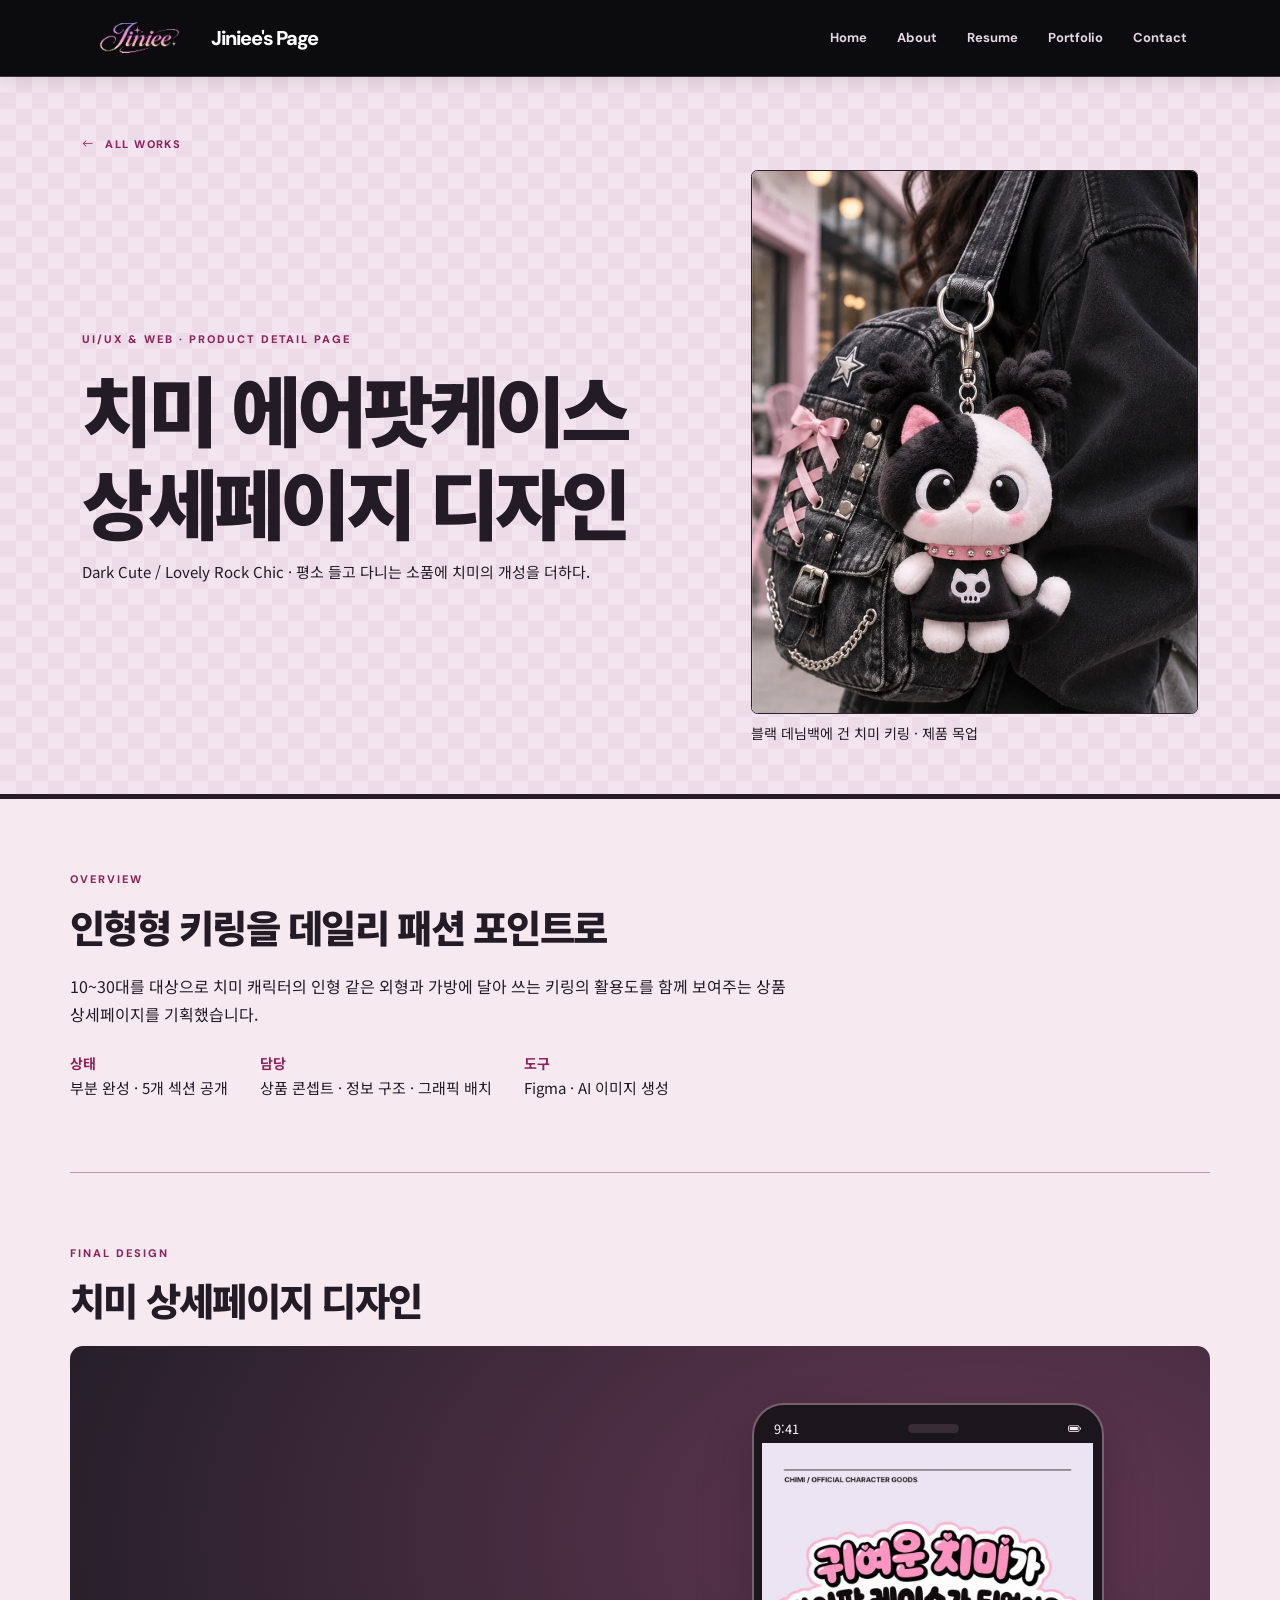
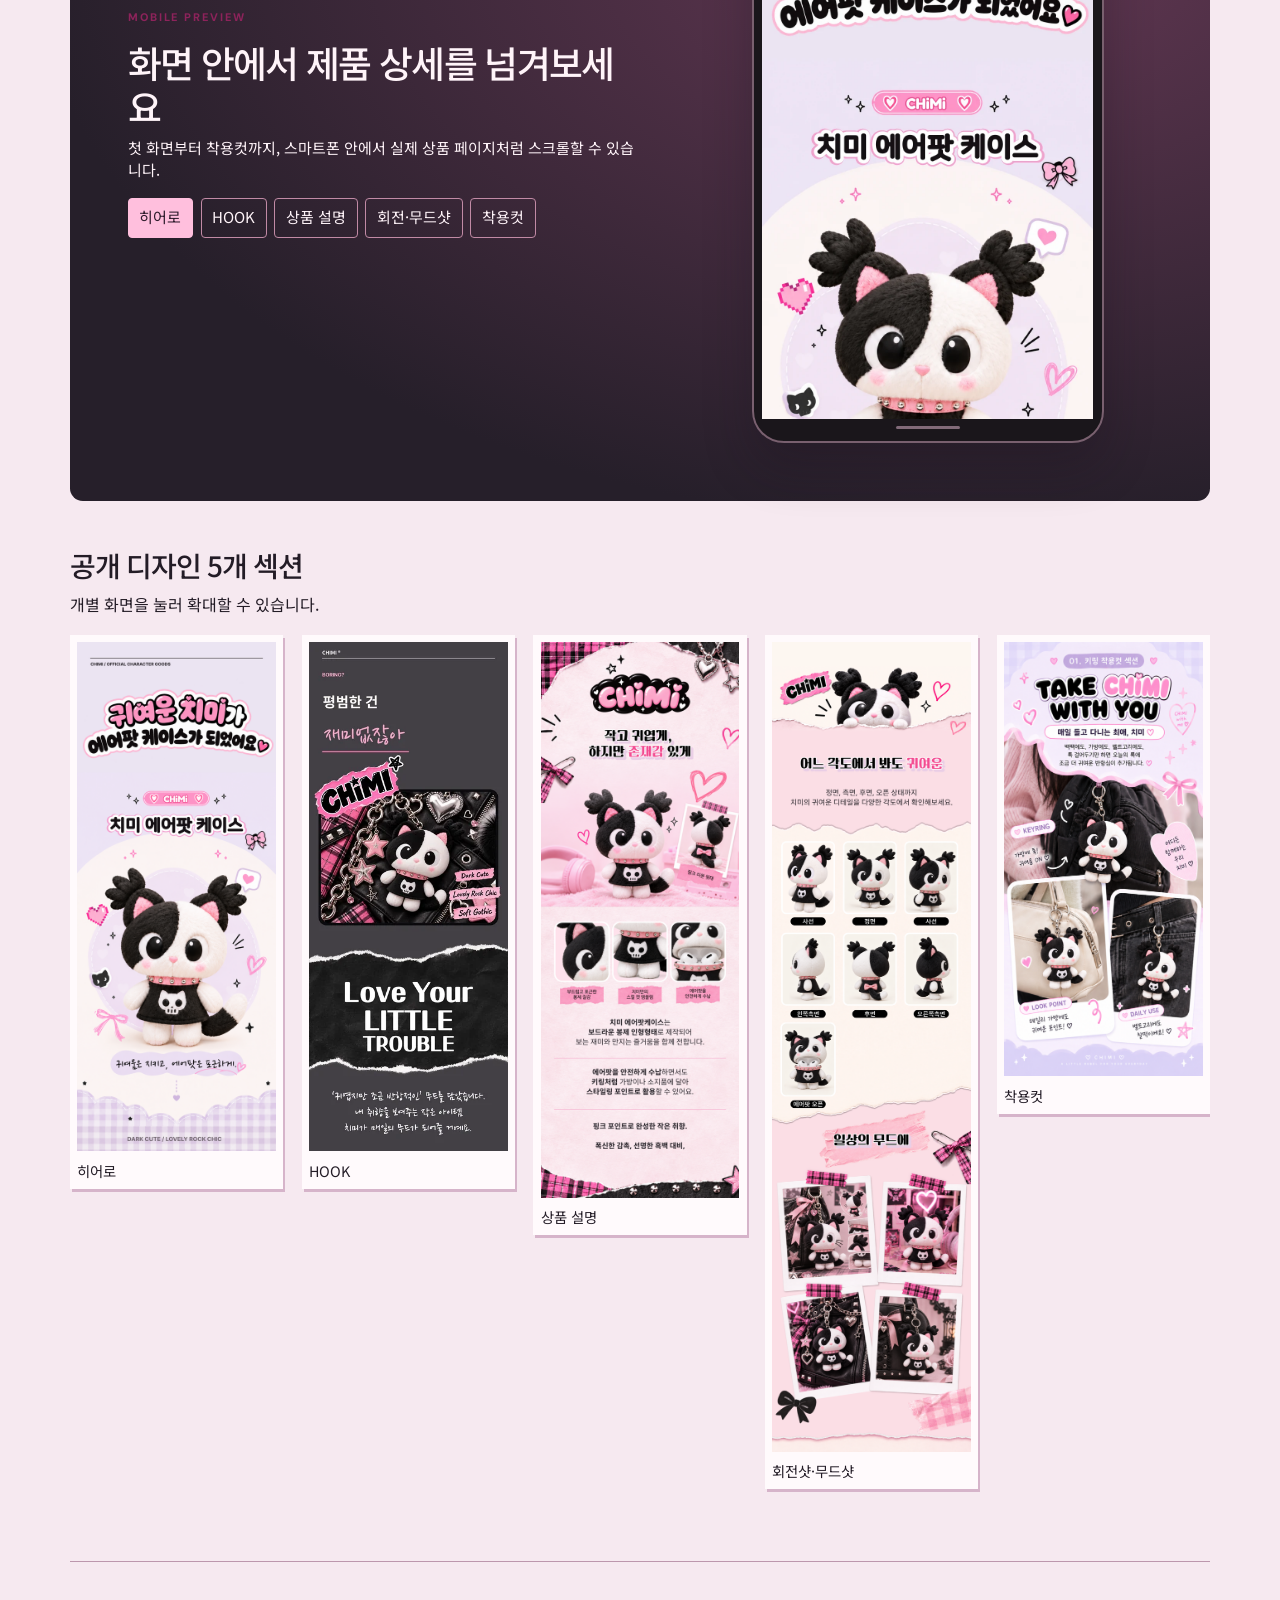
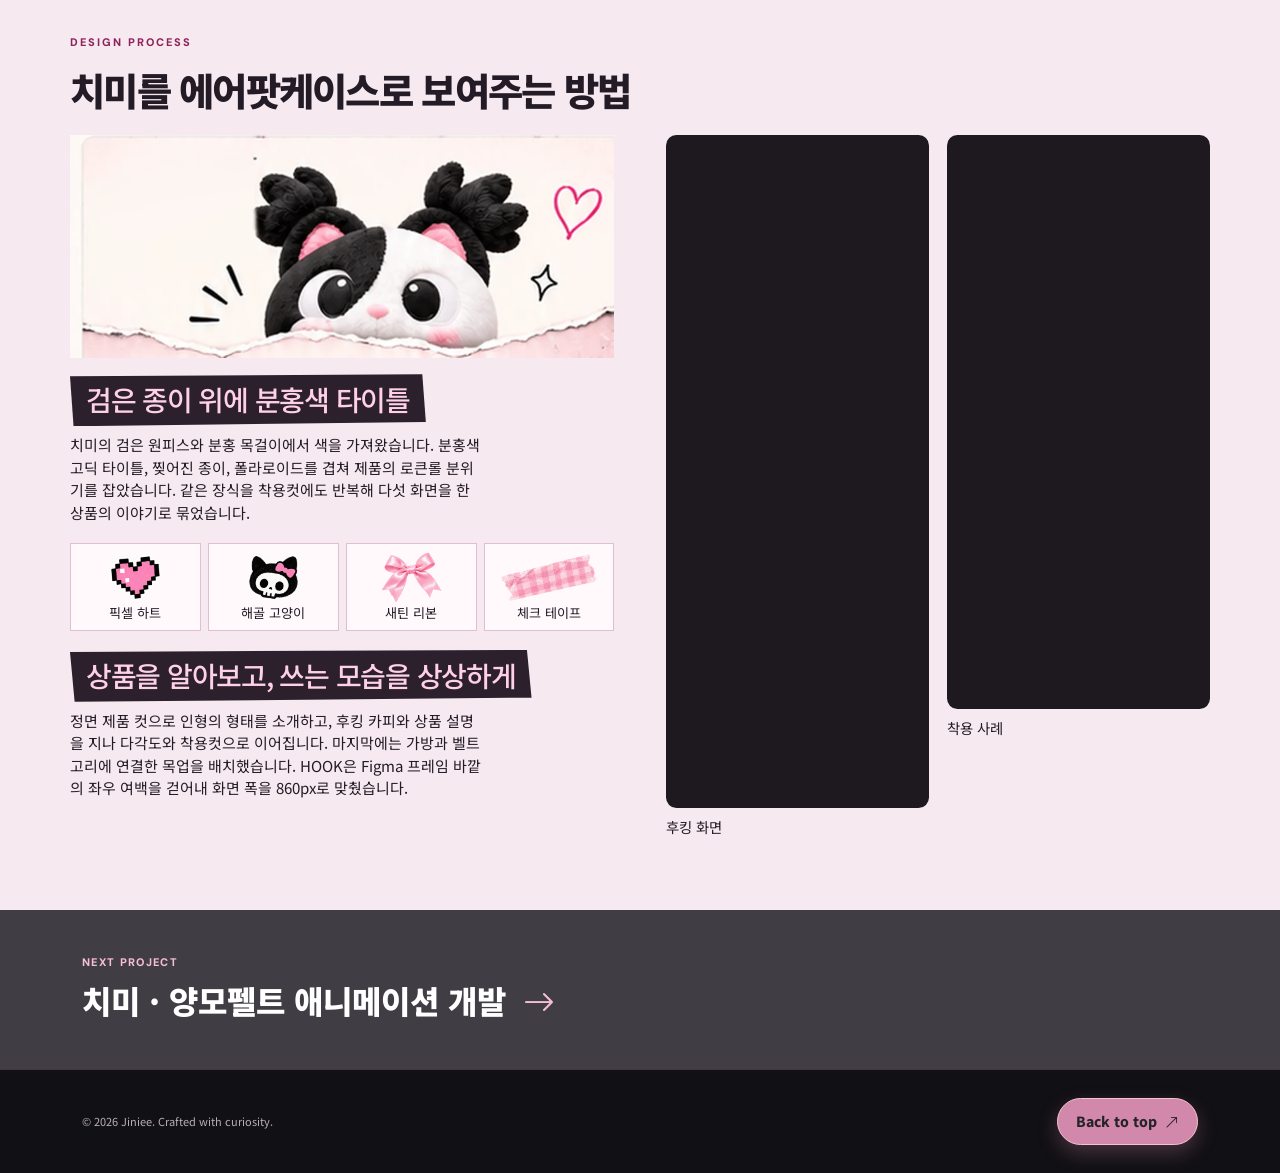
<file: portfolio-details-5.html>
<!DOCTYPE html>
<html lang="ko">
  <head>
    <meta charset="utf-8">
    <meta name="viewport" content="width=device-width,initial-scale=1">
    <meta name="author" content="김혜진">
    <meta name="description" content="Figma로 디자인한 치미 에어팟케이스 상세페이지. 완성된 다섯 개 프레임을 소개합니다.">
    <meta name="theme-color" content="#242328">
    <title>치미 에어팟케이스 상세페이지 디자인 | Jiniee's Page</title>
    <link rel="icon" type="image/png" href="assets/img/jiniee-icon.png">
    <link rel="apple-touch-icon" href="assets/img/jiniee-touch-icon.png">
    <link rel="preconnect" href="https://fonts.googleapis.com">
    <link rel="preconnect" href="https://fonts.gstatic.com" crossorigin>
    <link href="https://fonts.googleapis.com/css2?family=DM+Sans:wght@400;500;600;700;800&family=Noto+Sans+KR:wght@400;500;600;700;800;900&display=swap" rel="stylesheet">
    <link rel="stylesheet" href="assets/vendor/bootstrap/css/bootstrap.min.css">
    <link rel="stylesheet" href="assets/vendor/bootstrap-icons/bootstrap-icons.css">
    <link rel="stylesheet" href="assets/css/main.css">
    <link rel="stylesheet" href="assets/css/project-themes.css">
    <link rel="stylesheet" href="assets/css/portfolio-stories.css">
  </head>
  <body class="detail-page theme-rock">
    <header class="site-header sticky-top" id="header">
      <nav class="navbar navbar-expand-lg navbar-dark" aria-label="메인 메뉴">
        <div class="container-xl">
          <a class="navbar-brand site-logo" href="index.html#hero" aria-label="Jiniee 포트폴리오 홈">
            <img src="assets/img/logo.png" alt="Jiniee" width="108" height="36">
            <span>Jiniee's Page</span>
          </a>
          <button class="navbar-toggler" type="button" data-bs-toggle="collapse" data-bs-target="#siteNav" aria-controls="siteNav" aria-expanded="false" aria-label="메뉴 펼치기"><span class="navbar-toggler-icon"></span></button>
          <div class="collapse navbar-collapse justify-content-end" id="siteNav">
            <ul class="navbar-nav align-items-lg-center gap-lg-2">
              <li class="nav-item">
                <a class="nav-link" href="index.html#hero">Home</a>
              </li>
              <li class="nav-item">
                <a class="nav-link" href="index.html#about">About</a>
              </li>
              <li class="nav-item">
                <a class="nav-link" href="index.html#resume">Resume</a>
              </li>
              <li class="nav-item">
                <a class="nav-link" href="index.html#portfolio">Portfolio</a>
              </li>
              <li class="nav-item">
                <a class="nav-link" href="index.html#contact">Contact</a>
              </li>
            </ul>
          </div>
        </div>
      </nav>
    </header>
    <main>
      <section class="detail-intro chimi-intro" aria-labelledby="project-title">
        <div class="container-xl">
          <a class="back-link" href="index.html#portfolio"><i class="bi bi-arrow-left" aria-hidden="true"></i> ALL WORKS</a>
          <div class="detail-title-wrap">
            <div>
              <p class="eyebrow">UI/UX &amp; WEB · PRODUCT DETAIL PAGE</p>
              <h1 id="project-title">치미 에어팟케이스 상세페이지 디자인</h1>
              <p class="detail-subtitle">Dark Cute / Lovely Rock Chic · 평소 들고 다니는 소품에 치미의 개성을 더하다.</p>
            </div>
          </div>
          <figure class="chimi-keyring">
            <img src="assets/img/case-study/chimi-product/keyring-hero.webp" alt="블랙 데님 가방 고리에 연결한 분홍 목걸이와 검정 원피스 차림의 치미 에어팟케이스" width="799" height="1070" fetchpriority="high">
            <figcaption>블랙 데님백에 건 치미 키링 · 제품 목업</figcaption>
          </figure>
        </div>
      </section>
      <div class="container-xl detail-main detail-work-main">
        <section class="detail-work" id="overview" aria-labelledby="overview-title">
          <p class="eyebrow">OVERVIEW</p>
          <h2 id="overview-title">인형형 키링을 데일리 패션 포인트로</h2>
          <p class="detail-body-text">10~30대를 대상으로 치미 캐릭터의 인형 같은 외형과 가방에 달아 쓰는 키링의 활용도를 함께 보여주는 상품 상세페이지를 기획했습니다.</p>
          <dl class="detail-facts">
            <div><dt>상태</dt><dd>부분 완성 · 5개 섹션 공개</dd></div>
            <div><dt>담당</dt><dd>상품 콘셉트 · 정보 구조 · 그래픽 배치</dd></div>
            <div><dt>도구</dt><dd>Figma · AI 이미지 생성</dd></div>
          </dl>
        </section>
        <section class="detail-work" id="final" aria-labelledby="final-title">
          <p class="eyebrow">FINAL DESIGN</p>
          <h2 id="final-title">치미 상세페이지 디자인</h2>
          <div class="phone-stage" data-phone-demo>
            <div class="phone-intro">
              <p class="eyebrow">MOBILE PREVIEW</p>
              <h3>화면 안에서 제품 상세를 넘겨보세요</h3>
              <p>첫 화면부터 착용컷까지, 스마트폰 안에서 실제 상품 페이지처럼 스크롤할 수 있습니다.</p>
              <div class="phone-chapters" role="group" aria-label="미리보기 섹션 이동">
                <button type="button" data-phone-target="mobile-intro" aria-current="true">히어로</button>
                <button type="button" data-phone-target="mobile-hook">HOOK</button>
                <button type="button" data-phone-target="mobile-product">상품 설명</button>
                <button type="button" data-phone-target="mobile-rotation">회전·무드샷</button>
                <button type="button" data-phone-target="mobile-lifestyle">착용컷</button>
              </div>
            </div>
            <div class="phone-device">
              <div class="phone-status" aria-hidden="true"><span>9:41</span><span class="phone-camera"></span><i class="bi bi-battery-full"></i></div>
              <div class="phone-scroll" tabindex="0" role="region" aria-label="치미 상품 상세페이지 모바일 스크롤 미리보기">
                <img id="mobile-intro" src="assets/img/case-study/chimi-product/01_hero-scroll.webp" width="860" height="2200" alt="히어로 · 치미 에어팟 케이스 소개" loading="lazy">
                <img id="mobile-hook" src="assets/img/case-study/chimi-product/02_hook-scroll.webp" width="860" height="2200" alt="HOOK · Love Your Little Trouble" loading="lazy">
                <img id="mobile-product" src="assets/img/case-study/chimi-product/03_product-scroll.webp" width="860" height="2400" alt="상품 설명 · 형태와 디테일" loading="lazy">
                <img id="mobile-rotation" src="assets/img/case-study/chimi-product/04_rotation_mood-scroll.webp" width="860" height="3500" alt="회전샷과 라이프스타일 무드샷" loading="lazy">
                <img id="mobile-lifestyle" src="assets/img/case-study/chimi-product/05_lifestyle-scroll.webp" width="860" height="1876" alt="가방과 벨트고리에 착용한 제품" loading="lazy">
              </div>
              <div class="phone-home" aria-hidden="true"></div>
            </div>
          </div>
          <h3 class="chimi-frame-title">공개 디자인 5개 섹션</h3>
          <p class="detail-body-text">개별 화면을 눌러 확대할 수 있습니다.</p>
          <label class="chimi-gallery-picker">
            볼 섹션
            <select aria-controls="chimi-frames">
              <option>히어로</option>
              <option>HOOK</option>
              <option>상품 설명</option>
              <option>회전샷·무드샷</option>
              <option>착용컷</option>
            </select>
          </label>
          <div class="asset-gallery chimi-gallery" id="chimi-frames">
              <figure>
                <a href="assets/img/case-study/chimi-product/01_hero.png" data-enlarge="히어로" aria-label="히어로 확대">
                  <img src="assets/img/case-study/chimi-product/01_hero-thumb.webp" alt="치미 케이스 대표 비주얼과 소개 카피" width="860" height="2200" loading="lazy" decoding="async">
                </a>
                <figcaption>히어로</figcaption>
              </figure>
              <figure>
                <a href="assets/img/case-study/chimi-product/02_hook-frame.webp" data-enlarge="HOOK" aria-label="HOOK 확대">
                  <img src="assets/img/case-study/chimi-product/02_hook-thumb.webp" alt="개성 있는 케이스를 제안하는 후킹 카피와 제품 이미지" width="860" height="2200" loading="lazy" decoding="async">
                </a>
                <figcaption>HOOK</figcaption>
              </figure>
              <figure>
                <a href="assets/img/case-study/chimi-product/03_product.png" data-enlarge="상품 설명" aria-label="상품 설명 확대">
                  <img src="assets/img/case-study/chimi-product/03_product-thumb.webp" alt="제품 형태와 화면별 디테일을 소개하는 섹션" width="860" height="2400" loading="lazy" decoding="async">
                </a>
                <figcaption>상품 설명</figcaption>
              </figure>
              <figure>
                <a href="assets/img/case-study/chimi-product/04_rotation_mood.png" data-enlarge="회전샷·무드샷" aria-label="회전샷·무드샷 확대">
                  <img src="assets/img/case-study/chimi-product/04_rotation_mood-thumb.webp" alt="치미 케이스의 다각도 이미지와 네 가지 무드샷" width="860" height="3500" loading="lazy" decoding="async">
                </a>
                <figcaption>회전샷·무드샷</figcaption>
              </figure>
              <figure>
                <a href="assets/img/case-study/chimi-product/05_lifestyle.png" data-enlarge="착용컷" aria-label="착용컷 확대">
                  <img src="assets/img/case-study/chimi-product/05_lifestyle-thumb.webp" alt="가방과 벨트고리에 연결해 착용한 치미 케이스" width="860" height="1876" loading="lazy" decoding="async">
                </a>
                <figcaption>착용컷</figcaption>
              </figure>
          </div>
        </section>
        <section class="detail-work" id="process" aria-labelledby="process-title">
          <p class="eyebrow">DESIGN PROCESS</p>
          <h2 id="process-title">치미를 에어팟케이스로 보여주는 방법</h2>
          <div class="chimi-making">
            <div class="chimi-materials">
              <img class="chimi-paper" src="assets/img/case-study/chimi-product/chimi-torn-paper.webp" alt="찢어진 종이 뒤에서 얼굴을 내미는 치미" width="860" height="353" loading="lazy">
              <h3>검은 종이 위에 분홍색 타이틀</h3>
              <p>치미의 검은 원피스와 분홍 목걸이에서 색을 가져왔습니다. 분홍색 고딕 타이틀, 찢어진 종이, 폴라로이드를 겹쳐 제품의 로큰롤 분위기를 잡았습니다. 같은 장식을 착용컷에도 반복해 다섯 화면을 한 상품의 이야기로 묶었습니다.</p>
              <ul class="chimi-stickers" aria-label="제작에 사용한 장식 요소">
                <li><img src="assets/img/case-study/chimi-product/pixel-heart.webp" width="377" height="335" alt="" loading="lazy">픽셀 하트</li>
                <li><img src="assets/img/case-study/chimi-product/skull-cat.webp" width="380" height="339" alt="" loading="lazy">해골 고양이</li>
                <li><img src="assets/img/case-study/chimi-product/satin-ribbon.webp" width="380" height="319" alt="" loading="lazy">새틴 리본</li>
                <li><img src="assets/img/case-study/chimi-product/check-tape.webp" width="380" height="196" alt="" loading="lazy">체크 테이프</li>
              </ul>
              <h3>상품을 알아보고, 쓰는 모습을 상상하게</h3>
              <p>정면 제품 컷으로 인형의 형태를 소개하고, 후킹 카피와 상품 설명을 지나 다각도와 착용컷으로 이어집니다. 마지막에는 가방과 벨트고리에 연결한 목업을 배치했습니다. HOOK은 Figma 프레임 바깥의 좌우 여백을 걷어내 화면 폭을 860px로 맞췄습니다.</p>
            </div>
            <div class="asset-gallery chimi-making-frames">
              <figure>
                <a href="assets/img/case-study/chimi-product/02_hook-frame.webp" data-enlarge="후킹 화면" aria-label="후킹 화면 확대">
                  <img src="assets/img/case-study/chimi-product/02_hook-frame.webp" width="860" height="2200" alt="찢어진 종이와 핑크색 장식이 사용된 HOOK 화면" loading="lazy" decoding="async">
                </a>
                <figcaption>후킹 화면</figcaption>
              </figure>
              <figure>
                <a href="assets/img/case-study/chimi-product/05_lifestyle.png" data-enlarge="착용 사례" aria-label="착용 사례 확대">
                  <img src="assets/img/case-study/chimi-product/05_lifestyle.png" width="860" height="1876" alt="사진 프레임과 체크 요소에 배치된 가방 및 벨트고리 착용컷" loading="lazy" decoding="async">
                </a>
                <figcaption>착용 사례</figcaption>
              </figure>
            </div>
          </div>
        </section>
      </div>
      <section class="detail-next">
        <div class="container-xl">
          <a href="portfolio-details-8.html">
            <span>NEXT PROJECT</span>
            <strong>치미 · 양모펠트 애니메이션 개발 <i class="bi bi-arrow-right" aria-hidden="true"></i></strong>
          </a>
        </div>
      </section>
    </main>
    <footer class="site-footer">
      <div class="container-xl d-flex flex-column flex-sm-row justify-content-between gap-2 align-items-sm-center">
        <p class="mb-0">© 2026 Jiniee. Crafted with curiosity.</p>
        <a href="index.html#hero">Back to top <i class="bi bi-arrow-up-right"></i></a>
      </div>
    </footer>
    <script src="assets/vendor/bootstrap/js/bootstrap.bundle.min.js"></script>
    <script src="assets/js/main.js"></script>
    <script src="assets/js/asset-gallery.js"></script>
    <script src="assets/js/portfolio-effects.js" defer></script>
  </body>
</html>
</file>
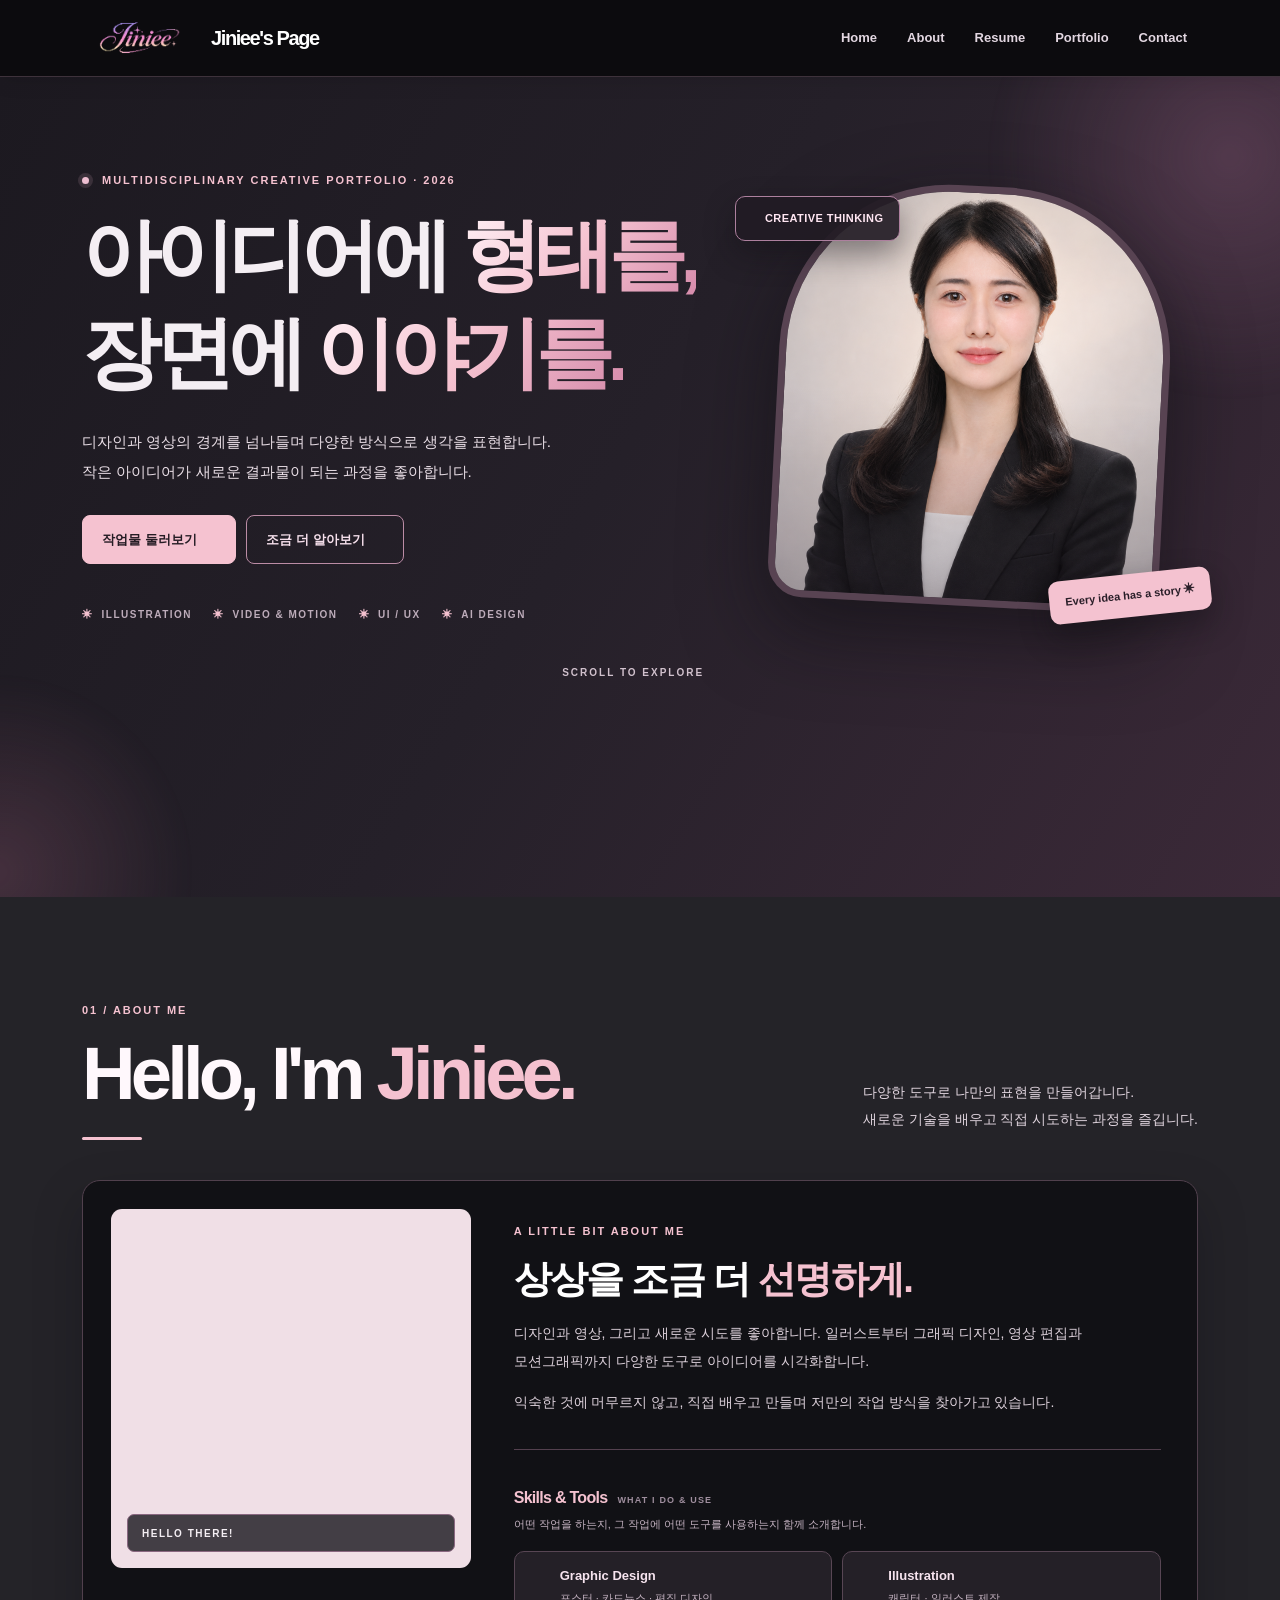
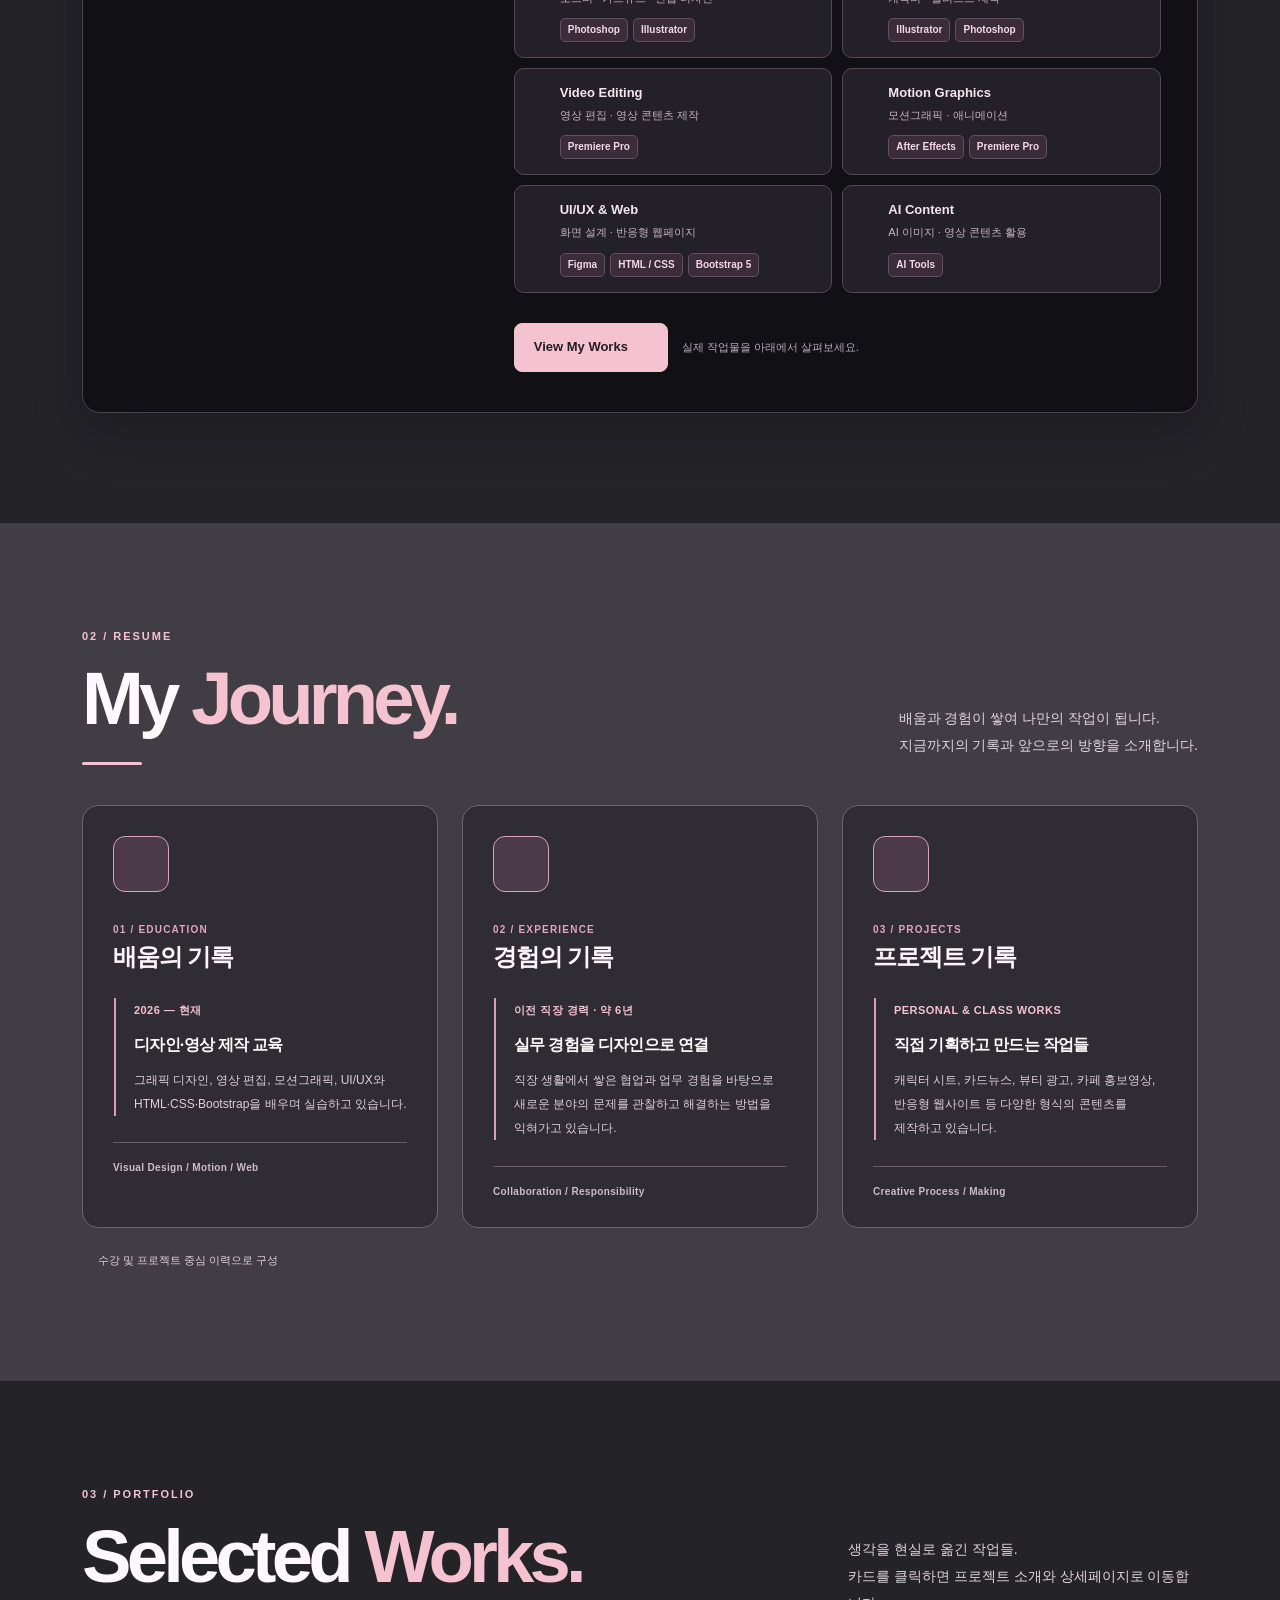
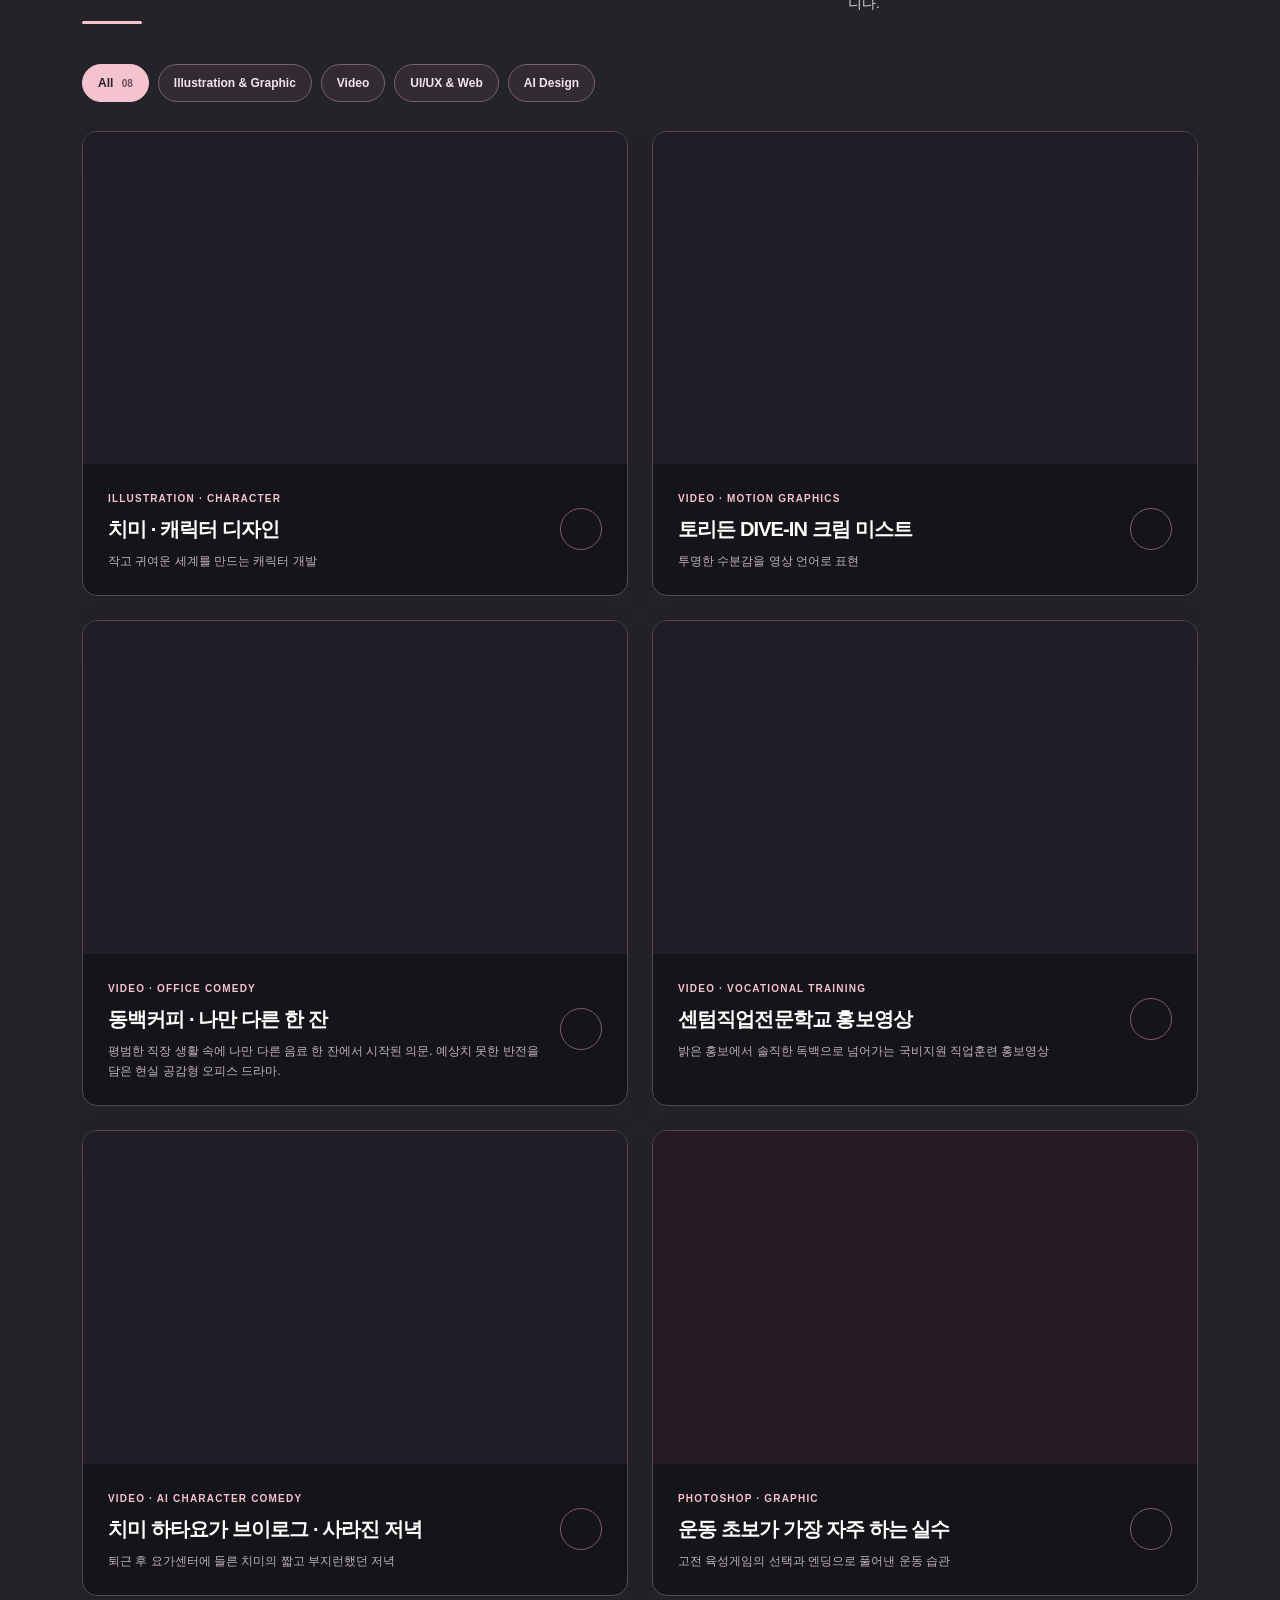
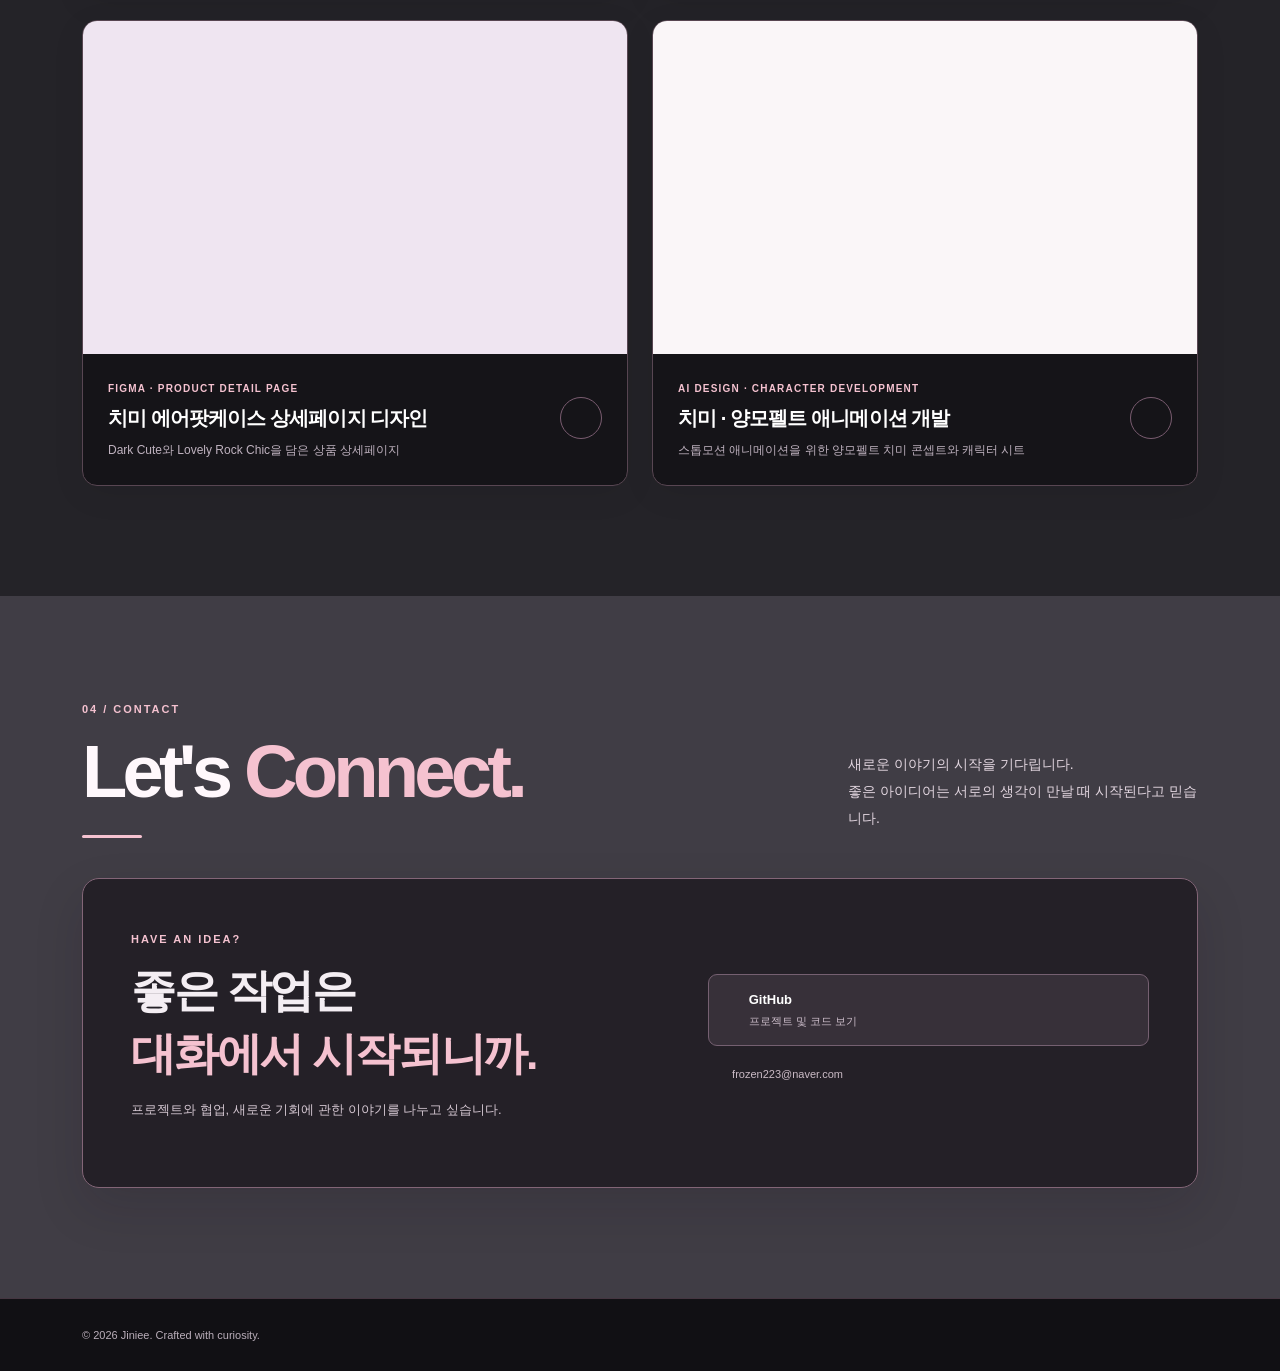
<file: portfolio-details-6.html>
<!DOCTYPE html>
<html lang="ko">
  <head>
    <meta charset="utf-8">
    <meta name="viewport" content="width=device-width, initial-scale=1">
    <meta name="robots" content="noindex">
    <meta http-equiv="refresh" content="0; url=index.html#portfolio">
    <title>작품 목록 | Jiniee</title>
  </head>
  <body><a href="index.html#portfolio">작품 목록으로 이동</a></body>
</html>
</file>
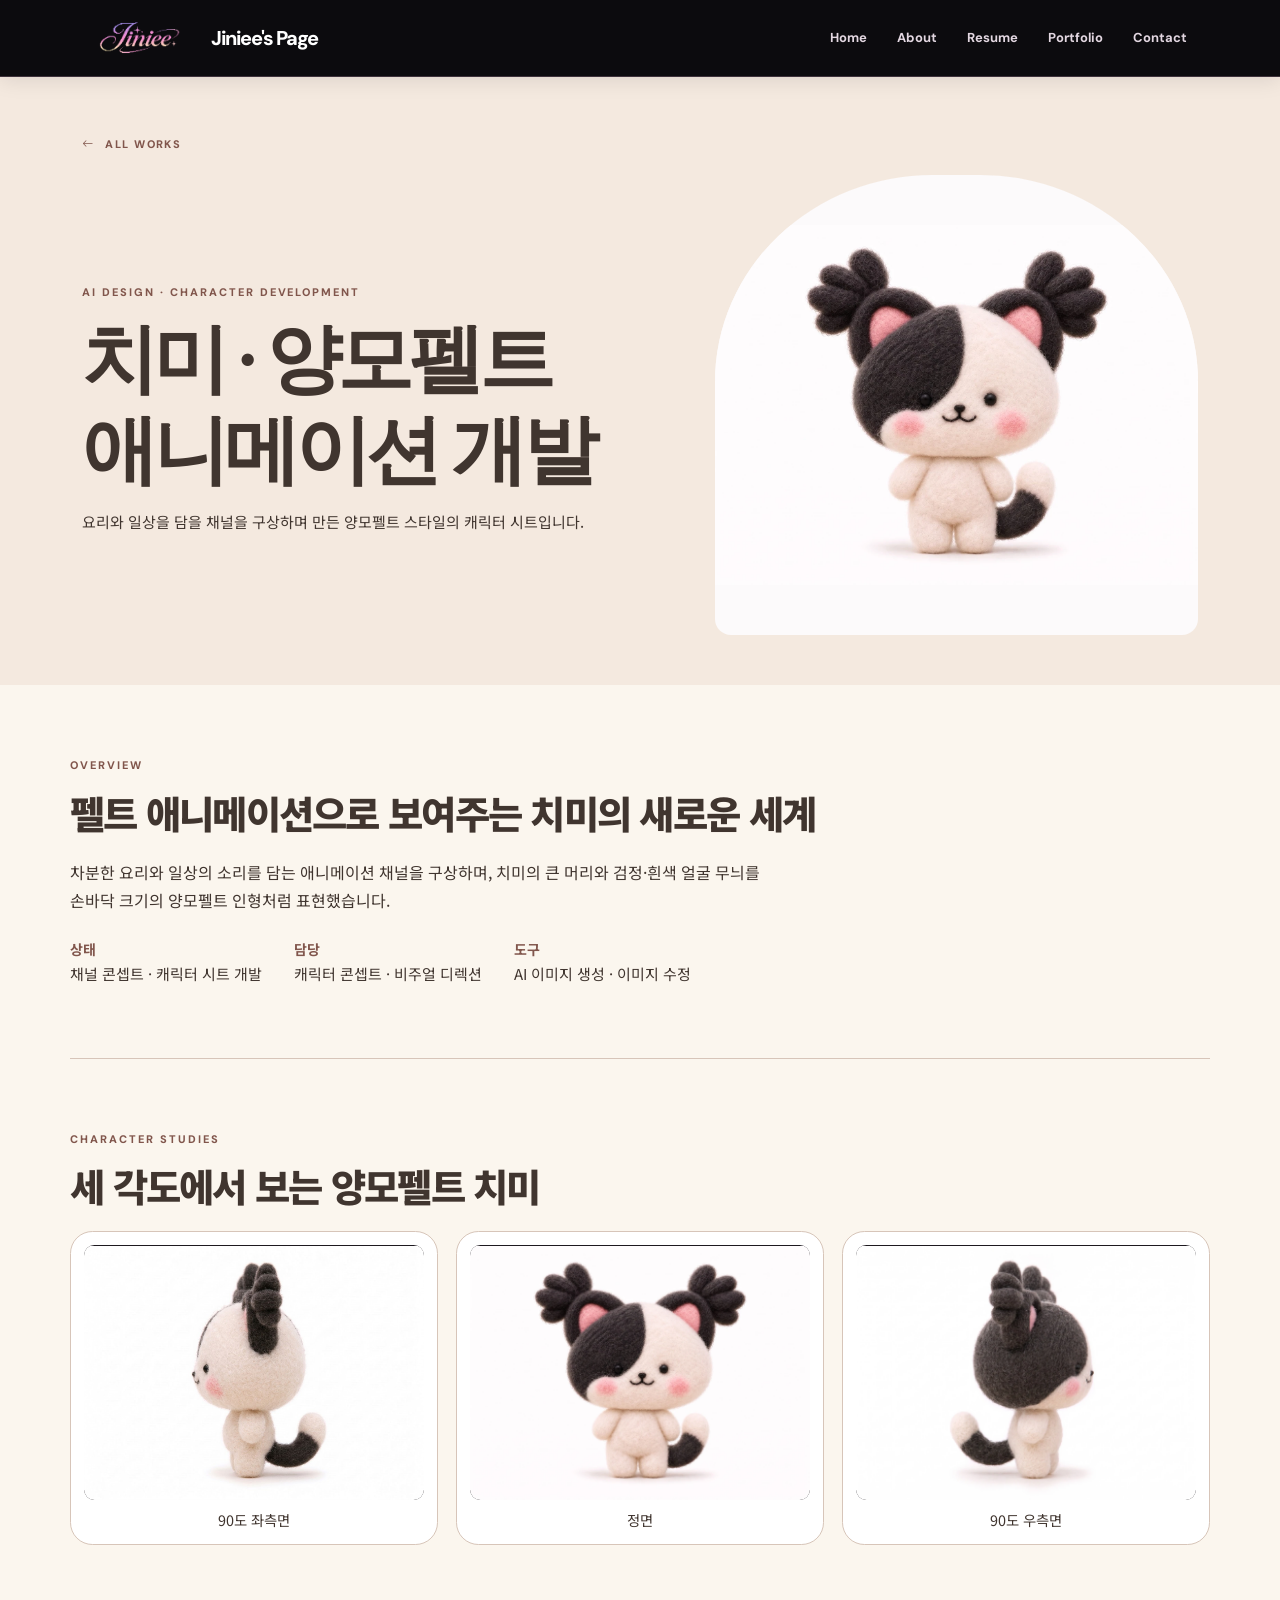
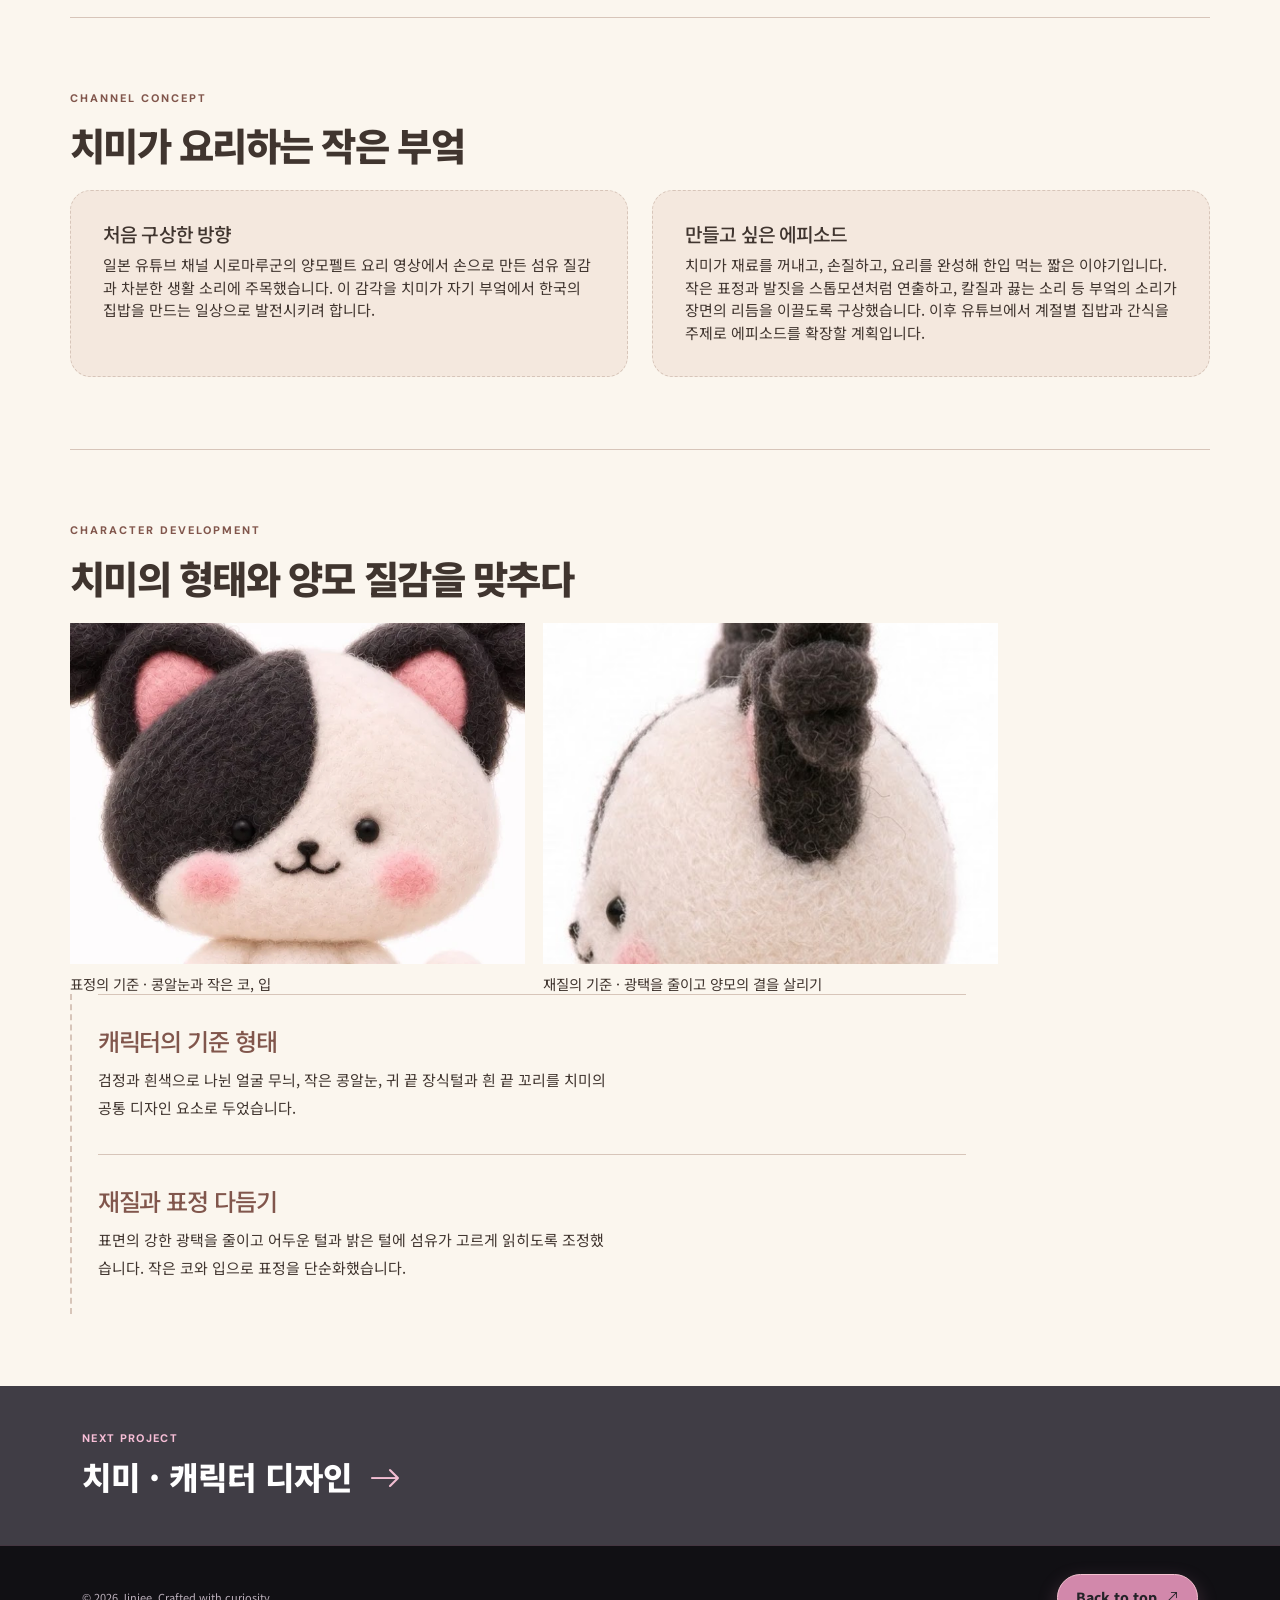
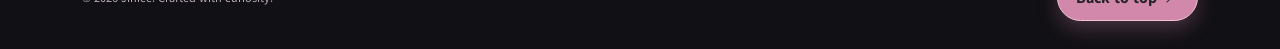
<file: portfolio-details-8.html>
<!DOCTYPE html>
<html lang="ko">
  <head>
    <meta charset="utf-8">
    <meta name="viewport" content="width=device-width,initial-scale=1">
    <meta name="author" content="김혜진">
    <meta name="description" content="치미를 보송한 양모펠트 인형으로 해석한 애니메이션 캐릭터 디자인 개발 기록.">
    <meta name="theme-color" content="#242328">
    <title>치미 · 양모펠트 애니메이션 개발 | Jiniee's Page</title>
    <link rel="icon" type="image/png" href="assets/img/jiniee-icon.png">
    <link rel="apple-touch-icon" href="assets/img/jiniee-touch-icon.png">
    <link rel="preconnect" href="https://fonts.googleapis.com">
    <link rel="preconnect" href="https://fonts.gstatic.com" crossorigin>
    <link href="https://fonts.googleapis.com/css2?family=DM+Sans:wght@400;500;600;700;800&family=Noto+Sans+KR:wght@400;500;600;700;800;900&display=swap" rel="stylesheet">
    <link rel="stylesheet" href="assets/vendor/bootstrap/css/bootstrap.min.css">
    <link rel="stylesheet" href="assets/vendor/bootstrap-icons/bootstrap-icons.css">
    <link rel="stylesheet" href="assets/css/main.css">
    <link rel="stylesheet" href="assets/css/project-themes.css">
    <link rel="stylesheet" href="assets/css/portfolio-stories.css">
  </head>
  <body class="detail-page theme-felt">
    <header class="site-header sticky-top" id="header">
      <nav class="navbar navbar-expand-lg navbar-dark" aria-label="메인 메뉴">
        <div class="container-xl">
          <a class="navbar-brand site-logo" href="index.html#hero" aria-label="Jiniee 포트폴리오 홈">
            <img src="assets/img/logo.png" alt="Jiniee" width="108" height="36">
            <span>Jiniee's Page</span>
          </a>
          <button class="navbar-toggler" type="button" data-bs-toggle="collapse" data-bs-target="#siteNav" aria-controls="siteNav" aria-expanded="false" aria-label="메뉴 펼치기"><span class="navbar-toggler-icon"></span></button>
          <div class="collapse navbar-collapse justify-content-end" id="siteNav">
            <ul class="navbar-nav align-items-lg-center gap-lg-2">
              <li class="nav-item">
                <a class="nav-link" href="index.html#hero">Home</a>
              </li>
              <li class="nav-item">
                <a class="nav-link" href="index.html#about">About</a>
              </li>
              <li class="nav-item">
                <a class="nav-link" href="index.html#resume">Resume</a>
              </li>
              <li class="nav-item">
                <a class="nav-link" href="index.html#portfolio">Portfolio</a>
              </li>
              <li class="nav-item">
                <a class="nav-link" href="index.html#contact">Contact</a>
              </li>
            </ul>
          </div>
        </div>
      </nav>
    </header>
    <main>
      <section class="detail-intro" aria-labelledby="project-title">
        <div class="container-xl">
          <a class="back-link" href="index.html#portfolio"><i class="bi bi-arrow-left" aria-hidden="true"></i> ALL WORKS</a>
          <div class="detail-title-wrap">
            <div>
              <p class="eyebrow">AI DESIGN · CHARACTER DEVELOPMENT</p>
              <h1 id="project-title">치미 · 양모펠트 애니메이션 개발</h1>
              <p class="detail-subtitle">요리와 일상을 담을 채널을 구상하며 만든 양모펠트 스타일의 캐릭터 시트입니다.</p>
            </div>
          </div>
          <img src="assets/img/case-study/chimi-felt/front.webp" alt="보송한 양모 질감의 치미 정면 캐릭터" width="1400" height="1045" class="detail-banner detail-banner-contained chimi-felt-banner" fetchpriority="high">
        </div>
      </section>
      <div class="container-xl detail-main detail-work-main">
        <section class="detail-work" id="overview" aria-labelledby="overview-title">
          <p class="eyebrow">OVERVIEW</p>
          <h2 id="overview-title">펠트 애니메이션으로 보여주는 치미의 새로운 세계</h2>
          <p class="detail-body-text">차분한 요리와 일상의 소리를 담는 애니메이션 채널을 구상하며, 치미의 큰 머리와 검정·흰색 얼굴 무늬를 손바닥 크기의 양모펠트 인형처럼 표현했습니다.</p>
          <dl class="detail-facts">
            <div><dt>상태</dt><dd>채널 콘셉트 · 캐릭터 시트 개발</dd></div>
            <div><dt>담당</dt><dd>캐릭터 콘셉트 · 비주얼 디렉션</dd></div>
            <div><dt>도구</dt><dd>AI 이미지 생성 · 이미지 수정</dd></div>
          </dl>
        </section>
        <section class="detail-work" id="character" aria-labelledby="character-title">
          <p class="eyebrow">CHARACTER STUDIES</p>
          <h2 id="character-title">세 각도에서 보는 양모펠트 치미</h2>
          <div class="asset-gallery felt-gallery felt-turnaround">
            <figure>
              <a href="assets/img/case-study/chimi-felt/20261124/left-90.jpeg" data-enlarge="90도 좌측면" aria-label="90도 좌측면 확대">
                <img src="assets/img/case-study/chimi-felt/20261124/left-90.jpeg" alt="왼쪽을 향한 양모펠트 치미의 옆모습과 흰 끝 꼬리" width="1200" height="896" loading="lazy" decoding="async">
              </a>
              <figcaption>90도 좌측면</figcaption>
            </figure>
            <figure>
              <a href="assets/img/case-study/chimi-felt/front.webp" data-enlarge="정면" aria-label="정면 확대">
                <img src="assets/img/case-study/chimi-felt/front.webp" alt="작은 콩알눈과 검정·흰색 얼굴 무늬가 드러난 양모펠트 치미 정면" width="1400" height="1045" loading="lazy" decoding="async">
              </a>
              <figcaption>정면</figcaption>
            </figure>
            <figure>
              <a href="assets/img/case-study/chimi-felt/profile.webp" data-enlarge="90도 우측면" aria-label="90도 우측면 확대">
                <img src="assets/img/case-study/chimi-felt/profile.webp" alt="오른쪽을 향한 양모펠트 치미의 옆모습과 둥근 몸" width="1400" height="1045" loading="lazy" decoding="async">
              </a>
              <figcaption>90도 우측면</figcaption>
            </figure>
          </div>
        </section>
        <section class="detail-work" id="channel" aria-labelledby="channel-title">
          <p class="eyebrow">CHANNEL CONCEPT</p>
          <h2 id="channel-title">치미가 요리하는 작은 부엌</h2>
          <div class="felt-channel">
            <article><h3>처음 구상한 방향</h3><p>일본 유튜브 채널 시로마루군의 양모펠트 요리 영상에서 손으로 만든 섬유 질감과 차분한 생활 소리에 주목했습니다. 이 감각을 치미가 자기 부엌에서 한국의 집밥을 만드는 일상으로 발전시키려 합니다.</p></article>
            <article><h3>만들고 싶은 에피소드</h3><p>치미가 재료를 꺼내고, 손질하고, 요리를 완성해 한입 먹는 짧은 이야기입니다. 작은 표정과 발짓을 스톱모션처럼 연출하고, 칼질과 끓는 소리 등 부엌의 소리가 장면의 리듬을 이끌도록 구상했습니다. 이후 유튜브에서 계절별 집밥과 간식을 주제로 에피소드를 확장할 계획입니다.</p></article>
          </div>
        </section>
        <section class="detail-work" id="process" aria-labelledby="process-title">
          <p class="eyebrow">CHARACTER DEVELOPMENT</p>
          <h2 id="process-title">치미의 형태와 양모 질감을 맞추다</h2>
          <div class="asset-gallery felt-detail-strip">
              <figure>
                <img src="assets/img/case-study/chimi-felt/detail-face.webp" alt="치미의 콩알눈과 작은 코, 둥근 볼 확대" width="686" height="543" loading="lazy" decoding="async">
                <figcaption>표정의 기준 · 콩알눈과 작은 코, 입</figcaption>
              </figure>
              <figure>
                <img src="assets/img/case-study/chimi-felt/20261124/detail-fiber.webp" alt="치미 옆모습의 귀 장식털과 보송한 양모 표면 확대" width="470" height="549" loading="lazy" decoding="async">
                <figcaption>재질의 기준 · 광택을 줄이고 양모의 결을 살리기</figcaption>
              </figure>
          </div>
          <div class="detail-decisions">
            <div><h3>캐릭터의 기준 형태</h3><p>검정과 흰색으로 나뉜 얼굴 무늬, 작은 콩알눈, 귀 끝 장식털과 흰 끝 꼬리를 치미의 공통 디자인 요소로 두었습니다.</p></div>
            <div><h3>재질과 표정 다듬기</h3><p>표면의 강한 광택을 줄이고 어두운 털과 밝은 털에 섬유가 고르게 읽히도록 조정했습니다. 작은 코와 입으로 표정을 단순화했습니다.</p></div>
          </div>
        </section>
      </div>
      <section class="detail-next">
        <div class="container-xl">
          <a href="portfolio-details-1.html">
            <span>NEXT PROJECT</span>
            <strong>치미 · 캐릭터 디자인 <i class="bi bi-arrow-right" aria-hidden="true"></i></strong>
          </a>
        </div>
      </section>
    </main>
    <footer class="site-footer">
      <div class="container-xl d-flex flex-column flex-sm-row justify-content-between gap-2 align-items-sm-center">
        <p class="mb-0">© 2026 Jiniee. Crafted with curiosity.</p>
        <a href="index.html#hero">Back to top <i class="bi bi-arrow-up-right"></i></a>
      </div>
    </footer>
    <script src="assets/vendor/bootstrap/js/bootstrap.bundle.min.js"></script>
    <script src="assets/js/main.js"></script>
    <script src="assets/js/asset-gallery.js"></script>
  </body>
</html>
</file>
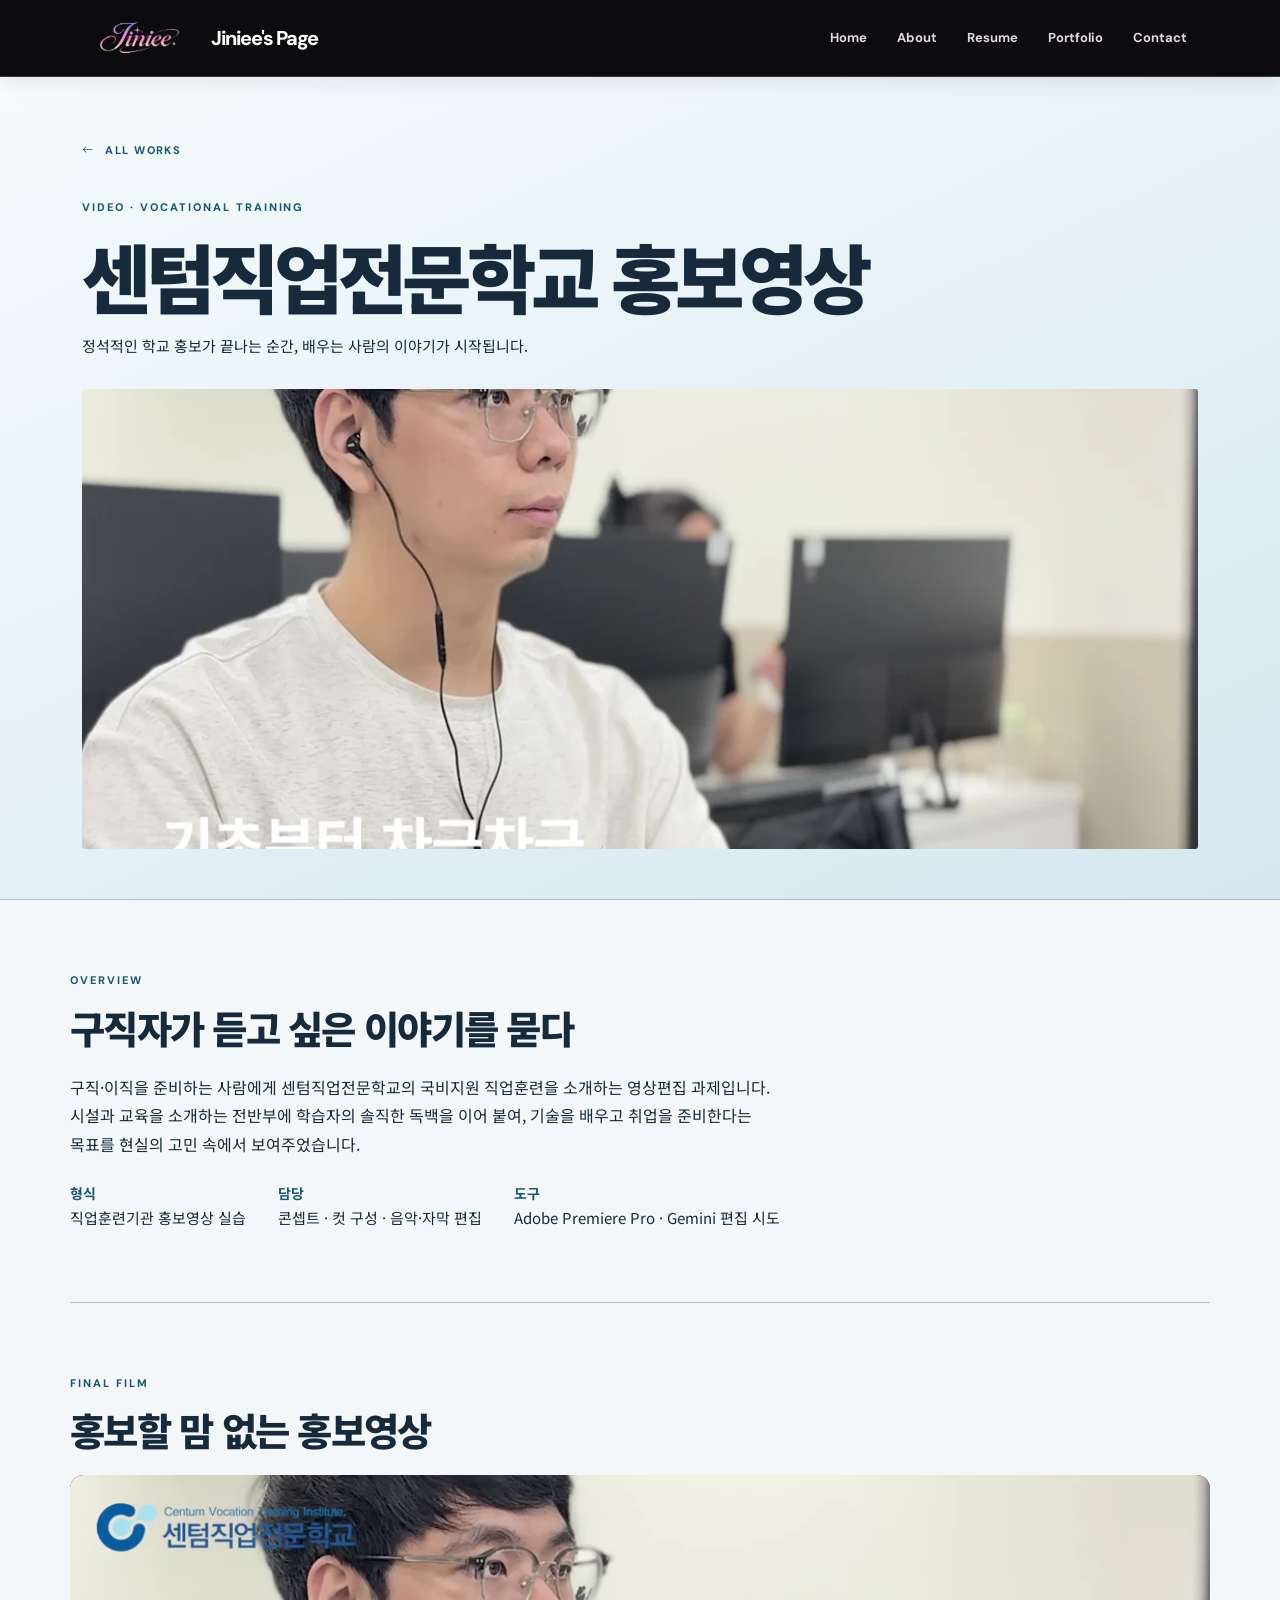
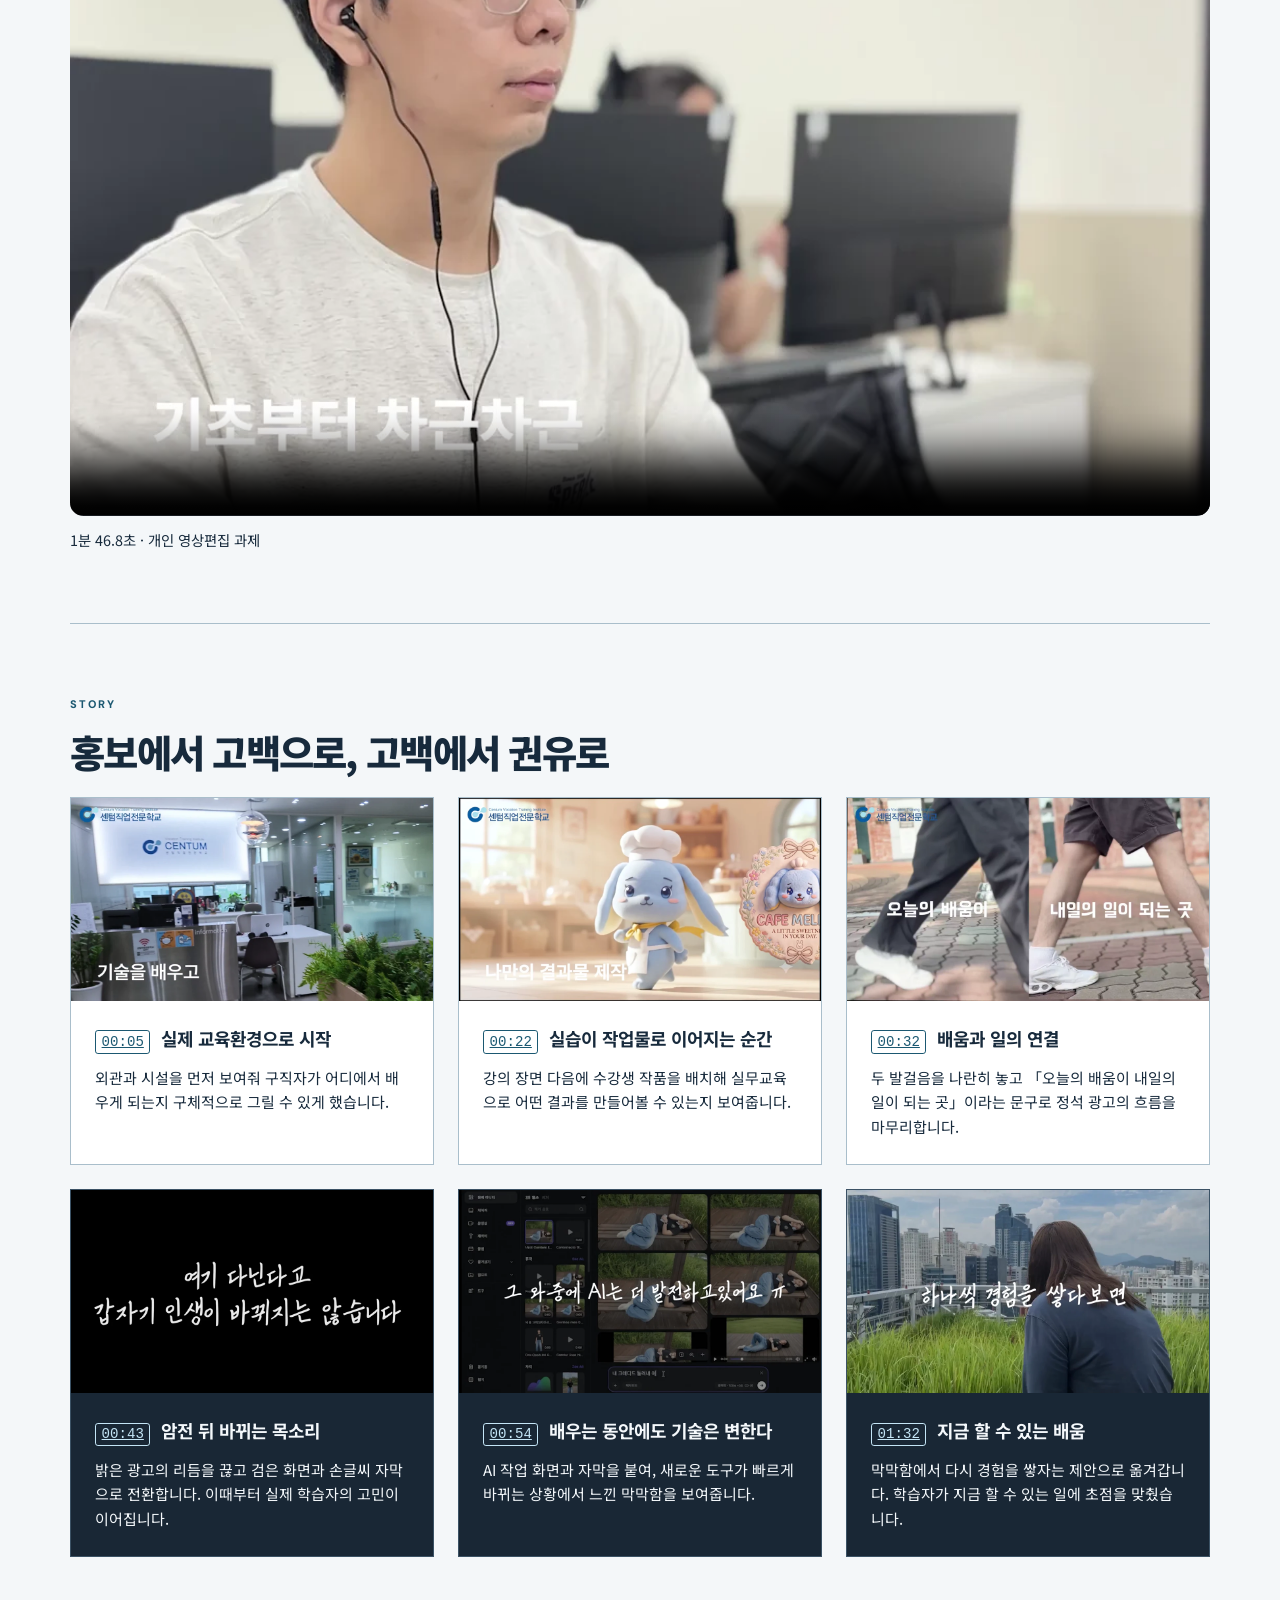
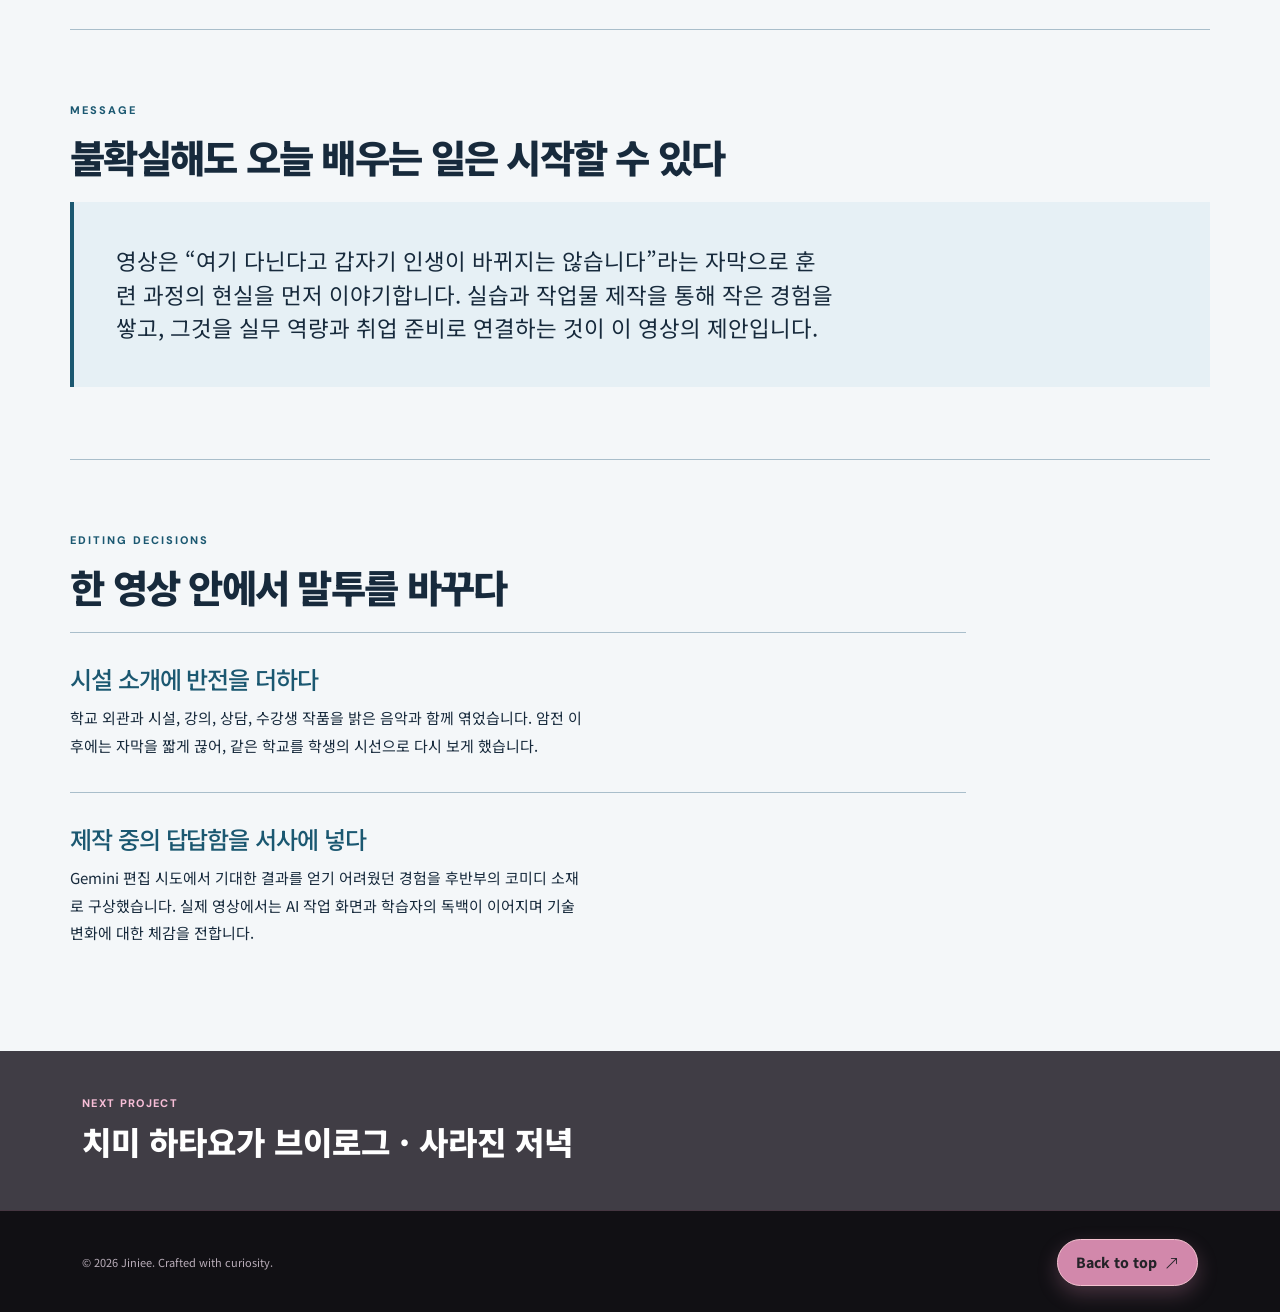
<file: portfolio-details-9.html>
<!DOCTYPE html>
<html lang="ko">
  <head>
    <meta charset="utf-8">
    <meta name="viewport" content="width=device-width,initial-scale=1">
    <meta name="author" content="김혜진">
    <meta name="description" content="국비지원 직업훈련을 소재로, 밝은 홍보와 학습자의 솔직한 이야기를 연결한 영상편집 과제.">
    <meta name="theme-color" content="#242328">
    <title>센텀직업전문학교 홍보영상 | Jiniee's Page</title>
    <link rel="icon" type="image/png" href="assets/img/jiniee-icon.png">
    <link rel="apple-touch-icon" href="assets/img/jiniee-touch-icon.png">
    <link rel="preconnect" href="https://fonts.googleapis.com">
    <link rel="preconnect" href="https://fonts.gstatic.com" crossorigin>
    <link href="https://fonts.googleapis.com/css2?family=DM+Sans:wght@400;500;600;700;800&family=Noto+Sans+KR:wght@400;500;600;700;800;900&display=swap" rel="stylesheet">
    <link rel="stylesheet" href="assets/vendor/bootstrap/css/bootstrap.min.css">
    <link rel="stylesheet" href="assets/vendor/bootstrap-icons/bootstrap-icons.css">
    <link rel="stylesheet" href="assets/css/main.css">
    <link rel="stylesheet" href="assets/css/project-themes.css">
    <link rel="stylesheet" href="assets/css/portfolio-stories.css">
  </head>
  <body class="detail-page theme-centum">
    <header class="site-header sticky-top" id="header">
      <nav class="navbar navbar-expand-lg navbar-dark" aria-label="메인 메뉴">
        <div class="container-xl">
          <a class="navbar-brand site-logo" href="index.html#hero" aria-label="Jiniee 포트폴리오 홈">
            <img src="assets/img/logo.png" alt="Jiniee" width="108" height="36">
            <span>Jiniee's Page</span>
          </a>
          <button class="navbar-toggler" type="button" data-bs-toggle="collapse" data-bs-target="#siteNav" aria-controls="siteNav" aria-expanded="false" aria-label="메뉴 펼치기"><span class="navbar-toggler-icon"></span></button>
          <div class="collapse navbar-collapse justify-content-end" id="siteNav">
            <ul class="navbar-nav align-items-lg-center gap-lg-2">
              <li class="nav-item">
                <a class="nav-link" href="index.html#hero">Home</a>
              </li>
              <li class="nav-item">
                <a class="nav-link" href="index.html#about">About</a>
              </li>
              <li class="nav-item">
                <a class="nav-link" href="index.html#resume">Resume</a>
              </li>
              <li class="nav-item">
                <a class="nav-link" href="index.html#portfolio">Portfolio</a>
              </li>
              <li class="nav-item">
                <a class="nav-link" href="index.html#contact">Contact</a>
              </li>
            </ul>
          </div>
        </div>
      </nav>
    </header>
    <main id="case-top">
      <section class="detail-intro story-intro" aria-labelledby="project-title">
        <div class="container-xl">
          <a class="back-link" href="index.html#portfolio"><i class="bi bi-arrow-left" aria-hidden="true"></i> ALL WORKS</a>
          <div class="detail-title-wrap">
            <div>
              <p class="eyebrow">VIDEO · VOCATIONAL TRAINING</p>
              <h1 id="project-title">센텀직업전문학교 홍보영상</h1>
              <p class="detail-subtitle">정석적인 학교 홍보가 끝나는 순간, 배우는 사람의 이야기가 시작됩니다.</p>
            </div>
          </div>
          <img src="assets/img/case-study/centum/cover.webp" width="1280" height="720" alt="수업 중 컴퓨터 화면을 보며 실습하는 센텀직업전문학교 수강생" class="detail-banner story-cover" fetchpriority="high">
        </div>
      </section>
      <div class="container-xl detail-main detail-work-main">
        <section class="detail-work" id="overview" aria-labelledby="overview-title">
          <p class="eyebrow">OVERVIEW</p>
          <h2 id="overview-title">구직자가 듣고 싶은 이야기를 묻다</h2>
          <p class="detail-body-text">구직·이직을 준비하는 사람에게 센텀직업전문학교의 국비지원 직업훈련을 소개하는 영상편집 과제입니다. 시설과 교육을 소개하는 전반부에 학습자의 솔직한 독백을 이어 붙여, 기술을 배우고 취업을 준비한다는 목표를 현실의 고민 속에서 보여주었습니다.</p>
          <dl class="detail-facts">
            <div><dt>형식</dt><dd>직업훈련기관 홍보영상 실습</dd></div>
            <div><dt>담당</dt><dd>콘셉트 · 컷 구성 · 음악·자막 편집</dd></div>
            <div><dt>도구</dt><dd>Adobe Premiere Pro · Gemini 편집 시도</dd></div>
          </dl>
        </section>
        <section class="detail-work" id="film" aria-labelledby="film-title">
          <p class="eyebrow">FINAL FILM</p>
          <h2 id="film-title">홍보할 맘 없는 홍보영상</h2>
          <video class="case-video" controls playsinline preload="none" width="1280" height="720" poster="assets/img/case-study/centum/cover.webp" aria-label="센텀직업전문학교 홍보영상">
            <source src="assets/img/case-study/centum/film.mp4" type="video/mp4">
            <a href="assets/img/case-study/centum/film.mp4">영상 파일 열기</a>
          </video>
          <p class="story-caption">1분 46.8초 · 개인 영상편집 과제</p>
        </section>
        <section class="detail-work" id="story" aria-labelledby="story-title">
          <p class="eyebrow">STORY</p>
          <h2 id="story-title">홍보에서 고백으로, 고백에서 권유로</h2>
          <div class="story-grid">
            <figure class="story-frame">
              <img src="assets/img/case-study/centum/facility.webp" alt="학교 로고가 붙은 센텀직업전문학교 내부" width="960" height="540" loading="lazy" decoding="async">
              <figcaption><a class="story-time" href="#film" data-film-time="5" aria-label="00:05 장면 재생">00:05</a><strong>실제 교육환경으로 시작</strong><p>외관과 시설을 먼저 보여줘 구직자가 어디에서 배우게 되는지 구체적으로 그릴 수 있게 했습니다.</p></figcaption>
            </figure>
            <figure class="story-frame">
              <img src="assets/img/case-study/centum/practice.webp" alt="수강생의 캐릭터 작업물과 자막" width="960" height="540" loading="lazy" decoding="async">
              <figcaption><a class="story-time" href="#film" data-film-time="22" aria-label="00:22 장면 재생">00:22</a><strong>실습이 작업물로 이어지는 순간</strong><p>강의 장면 다음에 수강생 작품을 배치해 실무교육으로 어떤 결과를 만들어볼 수 있는지 보여줍니다.</p></figcaption>
            </figure>
            <figure class="story-frame">
              <img src="assets/img/case-study/centum/promise.webp" alt="두 사람의 발걸음을 나란히 배치한 화면" width="960" height="540" loading="lazy" decoding="async">
              <figcaption><a class="story-time" href="#film" data-film-time="32" aria-label="00:32 장면 재생">00:32</a><strong>배움과 일의 연결</strong><p>두 발걸음을 나란히 놓고 「오늘의 배움이 내일의 일이 되는 곳」이라는 문구로 정석 광고의 흐름을 마무리합니다.</p></figcaption>
            </figure>
            <figure class="story-frame">
              <img src="assets/img/case-study/centum/blackout.webp" alt="검은 화면에 손글씨로 등장한 솔직한 자막" width="960" height="540" loading="lazy" decoding="async">
              <figcaption><a class="story-time" href="#film" data-film-time="43" aria-label="00:43 장면 재생">00:43</a><strong>암전 뒤 바뀌는 목소리</strong><p>밝은 광고의 리듬을 끊고 검은 화면과 손글씨 자막으로 전환합니다. 이때부터 실제 학습자의 고민이 이어집니다.</p></figcaption>
            </figure>
            <figure class="story-frame">
              <img src="assets/img/case-study/centum/ai.webp" alt="AI 영상 생성 화면과 기술 변화에 대한 자막" width="960" height="540" loading="lazy" decoding="async">
              <figcaption><a class="story-time" href="#film" data-film-time="54" aria-label="00:54 장면 재생">00:54</a><strong>배우는 동안에도 기술은 변한다</strong><p>AI 작업 화면과 자막을 붙여, 새로운 도구가 빠르게 바뀌는 상황에서 느낀 막막함을 보여줍니다.</p></figcaption>
            </figure>
            <figure class="story-frame">
              <img src="assets/img/case-study/centum/learning.webp" alt="도심을 바라보는 인물과 경험을 쌓자는 자막" width="960" height="540" loading="lazy" decoding="async">
              <figcaption><a class="story-time" href="#film" data-film-time="92" aria-label="01:32 장면 재생">01:32</a><strong>지금 할 수 있는 배움</strong><p>막막함에서 다시 경험을 쌓자는 제안으로 옮겨갑니다. 학습자가 지금 할 수 있는 일에 초점을 맞췄습니다.</p></figcaption>
            </figure>
          </div>
        </section>
        <section class="detail-work" id="message" aria-labelledby="message-title">
          <p class="eyebrow">MESSAGE</p>
          <h2 id="message-title">불확실해도 오늘 배우는 일은 시작할 수 있다</h2>
          <div class="story-message"><p>영상은 “여기 다닌다고 갑자기 인생이 바뀌지는 않습니다”라는 자막으로 훈련 과정의 현실을 먼저 이야기합니다. 실습과 작업물 제작을 통해 작은 경험을 쌓고, 그것을 실무 역량과 취업 준비로 연결하는 것이 이 영상의 제안입니다.</p></div>
        </section>
        <section class="detail-work" id="process" aria-labelledby="process-title">
          <p class="eyebrow">EDITING DECISIONS</p>
          <h2 id="process-title">한 영상 안에서 말투를 바꾸다</h2>
          <div class="detail-decisions">
            <div><h3>시설 소개에 반전을 더하다</h3><p>학교 외관과 시설, 강의, 상담, 수강생 작품을 밝은 음악과 함께 엮었습니다. 암전 이후에는 자막을 짧게 끊어, 같은 학교를 학생의 시선으로 다시 보게 했습니다.</p></div>
            <div><h3>제작 중의 답답함을 서사에 넣다</h3><p>Gemini 편집 시도에서 기대한 결과를 얻기 어려웠던 경험을 후반부의 코미디 소재로 구상했습니다. 실제 영상에서는 AI 작업 화면과 학습자의 독백이 이어지며 기술 변화에 대한 체감을 전합니다.</p></div>
          </div>
        </section>
      </div>
      <section class="detail-next">
        <div class="container-xl">
          <a href="portfolio-details-10.html">
            <span>NEXT PROJECT</span>
            <strong>치미 하타요가 브이로그 · 사라진 저녁</strong>
          </a>
        </div>
      </section>
    </main>
    <footer class="site-footer">
      <div class="container-xl d-flex flex-column flex-sm-row justify-content-between gap-2 align-items-sm-center">
        <p class="mb-0">© 2026 Jiniee. Crafted with curiosity.</p>
        <a href="#case-top">Back to top <i class="bi bi-arrow-up-right"></i></a>
      </div>
    </footer>
    <script src="assets/vendor/bootstrap/js/bootstrap.bundle.min.js"></script>
    <script src="assets/js/main.js"></script>
    <script src="assets/js/portfolio-effects.js" defer></script>
  </body>
</html>
</file>
<file: assets/css/main.css>
/* ======================================================================
   01. 전체 공통 설정: 색상 변수, 폰트, 기본 스타일
   ====================================================================== */
:root {
  --background-color: #242328;
  --alternate-background: #403D45;
  --surface-color: #131216;
  --default-color: #f4eef3;
  --muted-color: #c4b9c5;
  --heading-color: #fff8fc;
  --accent-color: #f5c2d0;
  --accent-color-strong: #d288ab;
  --border-color: #5d4b59;
  --font-main: 'Noto Sans KR','Malgun Gothic',sans-serif;
  --font-english: 'DM Sans','Noto Sans KR',sans-serif;
}

/* 페이지 전체의 부드러운 스크롤 */
html {
  scroll-behavior: smooth;
}

body {
  margin: 0;
  background: var(--background-color);
  color: var(--default-color);
  font-family: var(--font-main);
  font-size: 15px;
  -webkit-font-smoothing: antialiased;
}

body,section {
  overflow-x: clip;
}

a {
  color: inherit;
  text-decoration: none;
}

a:hover {
  color: var(--accent-color);
}

button {
  font: inherit;
}

img {
  max-width: 100%;
}

::selection {
  background: #a75682;
  color: #fff;
}

:focus-visible {
  outline: 3px solid var(--accent-color);
  outline-offset: 4px;
}

section[id] {
  scroll-margin-top: 74px;
}

h1,h2,h3,h4 {
  font-family: var(--font-main);
  letter-spacing: -.045em;
}

/* ======================================================================
   02. HEADER: 상단 로고, 내비게이션 메뉴, 모바일 메뉴
   ====================================================================== */
.site-header {
  z-index: 1000;
  background: rgba(12,11,14,.97);
  border-bottom: 1px solid #3e323b;
  box-shadow: 0 3px 20px rgba(0,0,0,.1);
}

.site-header .navbar {
  min-height: 76px;
  padding: 10px 0;
}

/* Header: 왼쪽 로고 이미지와 페이지명 */
.site-logo {
  display: inline-flex;
  gap: 16px;
  align-items: center;
  min-width: 0;
  max-width: 70%;
}

.site-logo img {
  width: 113px;
  height: auto;
  object-fit: contain;
  flex: none;
  max-height: 44px;
}

.site-logo span {
  font-family: var(--font-english);
  font-size: 20px;
  font-weight: 800;
  letter-spacing: -.07em;
  white-space: nowrap;
  color: white;
}

/* Header: 오른쪽 메뉴 글자, 호버 효과 */
.site-header .nav-link {
  font-family: var(--font-english);
  font-size: 13px !important;
  font-weight: 700;
  color: #e3d7e1 !important;
  padding: 10px 11px !important;
  position: relative;
}

.site-header .nav-link:hover,.site-header .nav-link.is-current {
  color: var(--accent-color) !important;
}

.site-header .nav-link:after {
  content: '';
  position: absolute;
  left: 11px;
  right: 11px;
  bottom: 5px;
  height: 2px;
  background: var(--accent-color);
  transform: scaleX(0);
  transform-origin: center;
  transition: transform .2s;
}

.site-header .nav-link:hover:after,.site-header .nav-link.is-current:after {
  transform: scaleX(1);
}

.site-header .navbar-toggler {
  border: 1px solid #746071;
  padding: 7px 9px;
  box-shadow: none;
}

.site-header .navbar-toggler:focus {
  box-shadow: 0 0 0 2px #f5c2d0;
}

/* ======================================================================
   03. SECTION 공통: 섹션 여백과 제목/설명 스타일
   ====================================================================== */
.section-base {
  padding: 105px 0 110px;
}

.section-dark {
  background: var(--background-color);
}

.light-background {
  background: var(--alternate-background);
}

.eyebrow {
  font-family: var(--font-english);
  font-size: 11px;
  letter-spacing: .18em;
  font-weight: 800;
  color: var(--accent-color);
  margin: 0 0 15px;
}

/* 섹션 공통: 큰 제목과 오른쪽 설명의 배치 */
.section-heading {
  display: flex;
  align-items: end;
  justify-content: space-between;
  gap: 32px;
  margin-bottom: 40px;
}

.section-heading h2 {
  font-size: clamp(40px,5.8vw,76px);
  line-height: 1.08;
  font-weight: 900;
  letter-spacing: -.065em;
  color: var(--heading-color);
  margin: 0 0 23px;
}

.section-heading h2 em {
  font-style: normal;
  color: var(--accent-color);
}

.section-summary {
  max-width: 350px;
  line-height: 1.95;
  font-size: 14px;
  color: #e1d5df;
  margin-bottom: 6px;
}

.accent-line {
  display: block;
  width: 60px;
  height: 3px;
  background: var(--accent-color);
  border-radius: 4px;
}

/* ======================================================================
   04. HOME / HERO: 첫 화면의 배경과 메인 문구
   ====================================================================== */
.section-hero {
  background: linear-gradient(121deg,#1c1920 0%,#252029 48%,#3b2938 100%);
  min-height: min(820px,calc(100svh - 76px));
  padding: 84px 0 40px;
  position: relative;
  isolation: isolate;
  overflow: hidden;
}

.hero-glow {
  position: absolute;
  inset: auto;
  z-index: -1;
  pointer-events: none;
  border-radius: 50%;
  filter: blur(9px);
}

.glow-one {
  width: 480px;
  height: 480px;
  right: -190px;
  top: -160px;
  background: radial-gradient(circle,#aa6d944a,transparent 70%);
}

.glow-two {
  width: 390px;
  height: 390px;
  left: -200px;
  bottom: -170px;
  background: radial-gradient(circle,#bd70913a,transparent 70%);
}

.hero-copy {
  position: relative;
  z-index: 1;
}

.status-dot {
  display: inline-block;
  width: 7px;
  height: 7px;
  border-radius: 50%;
  background: #edbed1;
  margin-right: 8px;
  box-shadow: 0 0 0 4px #edbed122;
}

.hero h1 {
  font-size: clamp(48px,6.2vw,94px);
  line-height: 1.23;
  letter-spacing: -.078em;
  font-weight: 900;
  margin: 18px 0 25px;
  word-break: keep-all;
}

.text-gradient {
  color: var(--accent-color);
  background: linear-gradient(125deg,#fff1f6,#f5c2d0 50%,#d68bab);
  -webkit-background-clip: text;
  background-clip: text;
  -webkit-text-fill-color: transparent;
}

.hero-description {
  max-width: 645px;
  color: #eadfe7;
  font-size: clamp(14px,1.2vw,17px);
  line-height: 2;
  word-break: keep-all;
}

/* Home: 포트폴리오/소개 이동 버튼 */
.hero-actions {
  display: flex;
  flex-wrap: wrap;
  gap: 10px;
  margin-top: 27px;
}

.btn-primary-j,.btn-outline-j {
  min-height: 49px;
  padding: 12px 19px;
  display: inline-flex;
  align-items: center;
  justify-content: center;
  gap: 15px;
  white-space: nowrap;
  border-radius: 8px;
  font-weight: 800;
  font-size: 13px;
  border: 1px solid var(--accent-color);
  transition: transform .2s,background .2s,color .2s;
}

.btn-primary-j {
  background: var(--accent-color);
  color: #251c24;
}

.btn-outline-j {
  color: #f5dfeb;
  background: transparent;
  border-color: #bb8ca5;
}

.btn-primary-j:hover,.btn-outline-j:hover {
  transform: translateY(-2px);
  color: #1d171c;
  background: #fbe0e9;
}

.hero-capabilities {
  display: flex;
  flex-wrap: wrap;
  gap: 12px 21px;
  margin-top: 45px;
}

.hero-capabilities span {
  font: 750 10px var(--font-english);
  letter-spacing: .15em;
  color: #bdacba;
}

.hero-capabilities span:before {
  content: '✳';
  color: var(--accent-color);
  margin-right: 8px;
}

/* Home: 토끼 이미지, 장식 라벨, 배경 고리 */
.hero-visual {
  position: relative;
  min-height: 470px;
  display: flex;
  align-items: center;
  justify-content: center;
  padding: 24px 13px;
}

.hero-image-frame {
  height: min(420px,34vw);
  min-height: 320px;
  width: 92%;
  overflow: hidden;
  border-radius: 170px 170px 35px 35px;
  border: 7px solid #584352;
  transform: rotate(3deg);
  box-shadow: 0 29px 80px #0d0c1090;
  position: relative;
}

.hero-image-frame:after {
  content: '';
  position: absolute;
  inset: 0;
  background: linear-gradient(0deg,#24192645,transparent 50%);
}

.hero-image-frame img {
  width: 100%;
  height: 100%;
  object-fit: cover;
  object-position: center 34%;
}

.float-label {
  position: absolute;
  z-index: 3;
  padding: 13px 16px;
  font-family: var(--font-english);
  font-weight: 800;
  font-size: 11px;
  border-radius: 10px;
  box-shadow: 0 13px 30px #12101570;
  white-space: nowrap;
}

.float-top {
  top: 35px;
  left: -12px;
  background: #211b24e8;
  border: 1px solid #ad809e;
  color: #ffe6f2;
  letter-spacing: .04em;
}

.float-bottom {
  bottom: 15px;
  right: -13px;
  background: #f4c2d0;
  color: #291e28;
  transform: rotate(-6deg);
}

.float-label i {
  margin-right: 5px;
}

.hero-ring {
  position: absolute;
  z-index: -1;
  width: 73%;
  height: 58%;
  border: 1px solid #c280aa80;
  border-radius: 50%;
  transform: rotate(-32deg);
}

.hero-scroll {
  display: flex;
  gap: 8px;
  align-items: center;
  justify-content: center;
  color: #d1c1cd;
  letter-spacing: .2em;
  font: 750 10px var(--font-english);
  margin-top: 35px;
}

/* ======================================================================
   05. ABOUT ME: 소개 카드, 프로필 이미지, 소개 글
   ====================================================================== */
.about-panel {
  background: #111115;
  border: 1px solid #51404d;
  border-radius: 18px;
  padding: 28px;
  display: grid;
  grid-template-columns: minmax(0,34%) minmax(0,1fr);
  align-items: stretch;
  gap: 43px;
  box-shadow: 0 20px 50px #0b091039;
}

.about-photo-wrap {
  position: relative;
  min-height: 0;
  max-height: 470px;
  aspect-ratio: 1/1;
  align-self: start;
  overflow: hidden;
  border-radius: 11px;
  background: #f0dfe6;
}

.about-photo-wrap>img {
  height: 100%;
  width: 100%;
  object-fit: cover;
  object-position: center top;
}

.profile-photo-caption {
  position: absolute;
  bottom: 16px;
  left: 16px;
  right: 16px;
  display: flex;
  justify-content: space-between;
  align-items: center;
  background: #1b1820ce;
  padding: 12px 14px;
  border: 1px solid #8a6881;
  border-radius: 7px;
  font: 750 10px var(--font-english);
  letter-spacing: .15em;
}

.profile-photo-caption i {
  color: var(--accent-color);
}

/* About: 오른쪽 자기소개 영역 */
.about-body {
  padding: 14px 8px 12px 0;
  display: flex;
  flex-direction: column;
  align-items: flex-start;
}

.about-body h3 {
  font-size: clamp(27px,3vw,40px);
  font-weight: 850;
  color: #fff;
  margin: 2px 0 17px;
}

.about-body h3 span {
  color: var(--accent-color);
}

.about-body>p:not(.eyebrow) {
  color: #dcd0da;
  font-size: 14px;
  line-height: 2;
  word-break: keep-all;
  margin: 0 0 13px;
}

.about-divider {
  width: 100%;
  height: 1px;
  background: #53404e;
  margin: 20px 0;
}

.about-body h4 {
  font-size: 16px;
  font-weight: 800;
  color: var(--accent-color);
  margin: 0 0 15px;
}

/* ======================================================================
   06. ABOUT - SKILLS & TOOLS: 작업 분야와 사용 프로그램
   ====================================================================== */
.about-skill-group {
  width: 100%;
  margin-top: 18px;
}

.about-skill-group h4 {
  display: flex;
  align-items: baseline;
  flex-wrap: wrap;
  gap: 10px;
  margin-bottom: 8px;
}

.about-skill-group h4 small {
  font: 750 9px var(--font-english);
  letter-spacing: .13em;
  color: #9f8e9e;
}

.skills-intro {
  font-size: 11px;
  line-height: 1.7;
  color: #c5b3c2;
  margin: 0 0 17px;
  word-break: keep-all;
}

/* About: Skills & Tools 2열 카드 */
.creative-skills {
  display: grid;
  grid-template-columns: repeat(2,minmax(0,1fr));
  gap: 10px;
  width: 100%;
}

.skill-card {
  display: flex;
  align-items: flex-start;
  gap: 11px;
  min-width: 0;
  padding: 15px 13px;
  border-radius: 10px;
  background: #242027;
  border: 1px solid #584654;
}

.skill-card>i {
  flex: 0 0 21px;
  color: var(--accent-color);
  font-size: 20px;
  line-height: 1.2;
  margin-top: 1px;
}

.skill-copy {
  min-width: 0;
  display: flex;
  flex-direction: column;
  gap: 5px;
}

.skill-copy strong {
  font: 800 13px var(--font-english);
  color: #f7e4ef;
  line-height: 1.35;
}

.skill-copy>small {
  font-size: 11px;
  color: #c5b3c2;
  line-height: 1.6;
  word-break: keep-all;
}

.skill-tools {
  display: flex;
  flex-wrap: wrap;
  gap: 5px;
  margin-top: 6px;
}

.skill-tools span {
  font: 700 10px/1.4 var(--font-english);
  color: #f5d8e6;
  background: #3b2c39;
  border: 1px solid #684c62;
  border-radius: 5px;
  padding: 4px 7px;
  white-space: normal;
}

.about-cta {
  display: flex;
  flex-wrap: wrap;
  gap: 14px;
  align-items: center;
  margin-top: auto;
  padding-top: 30px;
}

.about-cta>span {
  font-size: 11px;
  color: #baa9b9;
}

/* ======================================================================
   07. RESUME: 교육·경력·프로젝트 이력 카드
   ====================================================================== */
.resume-card {
  border: 1px solid #72616e;
  background: #302c33;
  border-radius: 16px;
  padding: 30px;
  position: relative;
  transition: transform .22s,border-color .22s;
}

.resume-card:hover {
  transform: translateY(-4px);
  border-color: #d5a3ba;
}

.resume-icon {
  width: 56px;
  height: 56px;
  border: 1px solid #d7a3bd;
  background: #4b3a49;
  color: var(--accent-color);
  font-size: 25px;
  border-radius: 12px;
  display: flex;
  align-items: center;
  justify-content: center;
  margin-bottom: 32px;
}

.resume-no {
  font: 800 10px var(--font-english);
  color: #e1a6c0;
  letter-spacing: .12em;
  margin-bottom: 8px;
}

.resume-card>h3 {
  color: #fff4f9;
  font-weight: 850;
  font-size: 24px;
  margin-bottom: 26px;
}

/* Resume: 카드 안의 날짜·내용 */
.resume-entry {
  border-left: 2px solid #dc9ebb;
  padding-left: 18px;
  margin-left: 1px;
}

.resume-date {
  font-size: 11px;
  font-weight: 800;
  letter-spacing: .04em;
  color: #f5c2d0;
}

.resume-entry h4 {
  font-size: 16px;
  font-weight: 750;
  line-height: 1.6;
  margin: 11px 0;
  color: #fff;
}

.resume-entry p {
  font-size: 12px;
  line-height: 2;
  color: #ded1dc;
  margin: 0;
  word-break: keep-all;
}

.resume-keyword {
  color: #cdbcc9;
  border-top: 1px solid #6c5969;
  margin-top: 26px;
  padding-top: 19px;
  font: 750 10px var(--font-english);
  letter-spacing: .035em;
}

.resume-note {
  margin: 23px 0 0;
  color: #ded0dc;
  font-size: 11px;
  line-height: 1.8;
}

.resume-note i {
  color: var(--accent-color);
  margin-right: 7px;
}

/* ======================================================================
   08. PORTFOLIO: 필터 버튼, 2열 작품 카드, 그래픽 커버
   ====================================================================== */
.project-filters {
  display: flex;
  flex-wrap: wrap;
  gap: 9px;
  margin: 0 0 29px;
}

.filter-btn {
  border: 1px solid #77616f;
  background: #322b34;
  color: #f2e5ee;
  padding: 9px 15px;
  border-radius: 50px;
  font-size: 12px;
  font-weight: 750;
  transition: .2s;
}

.filter-btn:hover,.filter-btn.active {
  border-color: var(--accent-color);
  background: var(--accent-color);
  color: #2b1f28;
}

.filter-btn span {
  font-size: 10px;
  opacity: .7;
  padding-left: 5px;
}

.portfolio-item[hidden] {
  display: none !important;
}

/* Portfolio: 작품 클릭 카드와 테두리 효과 */
.work-card {
  display: block;
  background: #151418;
  border: 1px solid #584652;
  border-radius: 15px;
  overflow: hidden;
  min-height: 100%;
  box-shadow: 0 8px 35px #0001;
  transition: border-color .22s,transform .22s,box-shadow .22s;
}

.work-card:hover {
  border-color: #e8afc8;
  transform: translateY(-5px);
  box-shadow: 0 16px 45px #08060b70;
}

/* Portfolio: 색상 그래픽 썸네일 */
.project-art {
  height: clamp(210px,26vw,350px);
  position: relative;
  overflow: hidden;
  isolation: isolate;
  display: flex;
  align-items: flex-end;
  padding: 34px 35px;
  transition: filter .25s;
}

.work-card:hover .project-art {
  filter: saturate(1.1);
}

/* Portfolio: 작품별 그래픽 커버 배경색 */
.art-chimi {
  background: linear-gradient(145deg,#bd9ebd,#8a5d83 60%,#503149);
}

.art-aqua {
  background: radial-gradient(circle at 70% 30%,#81dee5 0%,#3a91b7 45%,#184a74 100%);
}

.art-cafe {
  background: linear-gradient(145deg,#8e3e4f,#bc7b75 55%,#50334b);
}

.art-pixel {
  background: linear-gradient(135deg,#4e486f,#7769a8 50%,#24294f);
}

.art-figma {
  background: linear-gradient(135deg,#e7b9ce,#9f8bcb 58%,#675291);
}

.art-web {
  background: linear-gradient(135deg,#2c2532,#77506b 60%,#352337);
}

.art-ai {
  background: radial-gradient(circle at 68% 28%,#dc87d4,#664cb8 40%,#262349 90%);
}

.art-orbit {
  position: absolute;
  border: 1px solid #ffffff72;
  border-radius: 50%;
  width: 65%;
  aspect-ratio: 1;
  right: -9%;
  top: -45%;
  transform: rotate(-25deg);
  pointer-events: none;
}

.art-orbit-two {
  width: 43%;
  right: 2%;
  top: -15%;
  border-width: 15px;
  border-color: #ffffff14;
  filter: blur(1px);
}

.art-pixel .art-orbit-one {
  border-radius: 0;
  transform: rotate(34deg);
}

.art-web .art-orbit-one {
  border-radius: 18px;
  transform: rotate(18deg);
}

.art-content {
  z-index: 2;
  display: flex;
  flex-direction: column;
  align-items: flex-start;
  color: #fff;
  max-width: 90%;
  text-shadow: 0 3px 24px #1e132c70;
}

.art-content .art-kicker {
  font: 800 10px var(--font-english);
  letter-spacing: .18em;
  opacity: .86;
  margin-bottom: 12px;
}

.art-content strong {
  font: 900 clamp(34px,4.5vw,68px)/1.03 var(--font-english);
  letter-spacing: -.065em;
  word-break: break-word;
}

.art-content .art-caption {
  font: 750 11px var(--font-english);
  margin-top: 15px;
  letter-spacing: .16em;
}

.art-caption i {
  margin-left: 5px;
}

.art-index {
  position: absolute;
  right: 25px;
  bottom: 26px;
  font: 700 11px var(--font-english);
  color: #fff;
  opacity: .85;
}

.work-meta {
  padding: 22px 25px 24px;
  display: flex;
  justify-content: space-between;
  align-items: center;
  gap: 14px;
}

.work-type {
  font: 800 10px var(--font-english);
  color: var(--accent-color);
  letter-spacing: .12em;
}

.work-meta h3 {
  font-size: 20px;
  color: #fff;
  font-weight: 850;
  line-height: 1.4;
  margin: 6px 0 8px;
}

.work-meta p {
  font-size: 12px;
  color: #bfb2bf;
  line-height: 1.7;
  margin: 0;
}

.work-arrow {
  display: flex;
  align-items: center;
  justify-content: center;
  border: 1px solid #7a5c70;
  flex: none;
  border-radius: 50%;
  width: 42px;
  height: 42px;
  font-size: 18px;
  color: #ffd4e6;
  transition: .2s;
}

.work-card:hover .work-arrow {
  background: var(--accent-color);
  color: #2d202a;
  border-color: var(--accent-color);
}

.work-disclaimer {
  font-size: 11px;
  line-height: 1.7;
  color: #b7a7b4;
  margin: 25px 0 0;
}

.work-disclaimer i {
  margin-right: 5px;
}

/* ======================================================================
   09. CONTACT / FOOTER: 연락처와 페이지 하단
   ====================================================================== */
.contact-card {
  display: grid;
  grid-template-columns: 1.15fr 1fr;
  gap: 70px;
  padding: 48px;
  background: #242027;
  border: 1px solid #836577;
  border-radius: 17px;
  box-shadow: 0 20px 50px #18111c24;
}

.contact-left h3 {
  font-size: clamp(27px,3.5vw,48px);
  line-height: 1.4;
  letter-spacing: -.05em;
  font-weight: 850;
  margin: 9px 0 14px;
}

.contact-left h3 em {
  font-style: normal;
  color: var(--accent-color);
}

.contact-left p {
  color: #d5c7d2;
  font-size: 13px;
  line-height: 1.9;
  max-width: 390px;
}

.contact-right {
  display: flex;
  flex-direction: column;
  gap: 11px;
  justify-content: center;
}

/* Contact: GitHub·사이트 이동 링크 */
.contact-link {
  display: flex;
  gap: 15px;
  align-items: center;
  background: #373039;
  border: 1px solid #756071;
  border-radius: 9px;
  padding: 15px 17px;
  transition: .2s;
}

.contact-link:hover {
  border-color: var(--accent-color);
  background: #473444;
  color: white;
}

.contact-link>i:first-child {
  font-size: 21px;
  color: var(--accent-color);
}

.contact-link>i:last-child {
  margin-left: auto;
  font-size: 16px;
  color: #e9b6d0;
}

.contact-link span {
  display: flex;
  flex-direction: column;
  gap: 4px;
}

.contact-link strong {
  font-size: 13px;
  color: #fff;
}

.contact-link small {
  font-size: 11px;
  color: #cbbcc9;
}

.contact-hint {
  display: flex;
  gap: 12px;
  align-items: start;
  color: #cbbbc6;
  font-size: 11px;
  line-height: 1.8;
  padding: 8px;
}

.contact-hint i {
  color: var(--accent-color);
}

.site-footer {
  background: #111014;
  border-top: 1px solid #453641;
  padding: 28px 0;
  color: #baaeba;
  font-size: 11px;
}

.site-footer a {
  font-weight: 700;
  color: #f6d0e0;
}

/* 상세페이지 하단 Back to top 버튼 */
.detail-page .site-footer a {
  display: inline-flex;
  align-items: center;
  gap: 8px;
  padding: 12px 18px;
  background: #d288ab;
  color: #242328;
  font-size: 14px;
  font-weight: 800;
  border-radius: 999px;
  border: 1px solid #f5c2d0;
  box-shadow: 0 8px 20px rgba(210, 136, 171, 0.28);
  transition: all 0.25s ease;
}

/* 마우스를 올렸을 때 */
.detail-page .site-footer a:hover {
  background: #f5c2d0;
  color: #242328;
  transform: translateY(-3px);
}

/* 우측 하단 맨 위로 이동 버튼: 기본 상태·호버 상태 */
.scroll-top-btn {
  position: fixed;
  right: 25px;
  bottom: 25px;
  width: 48px;
  height: 48px;
  background: #D288AB;
  color: #242328;
  border-radius: 12px;
  display: flex;
  align-items: center;
  justify-content: center;
  font-size: 24px;
  text-decoration: none;
  z-index: 1000;
  opacity: 0;
  visibility: hidden;
  transition: 0.3s ease;
}

.scroll-top-btn.show {
  opacity: 1;
  visibility: visible;
}

.scroll-top-btn:hover {
  background: #F5C2D0;
  color: #242328;
  transform: translateY(-4px);
}

/* ======================================================================
   10. PORTFOLIO DETAILS: 작품 상세페이지 공통 스타일
   ====================================================================== */
.detail-page {
  background: #242328;
}

/* 상세페이지: 대표 제목과 상단 그래픽 */
.detail-intro {
  padding: 60px 0 50px;
  background: linear-gradient(160deg,#242328,#312733);
}

.back-link {
  font: 800 11px var(--font-english);
  letter-spacing: .13em;
  color: #f4d2e0;
  display: inline-flex;
  gap: 11px;
  align-items: center;
}

.back-link:hover {
  color: #fff;
}

.detail-title-wrap {
  display: flex;
  align-items: end;
  justify-content: space-between;
  gap: 25px;
  padding: 39px 0 32px;
}

.detail-title-wrap h1 {
  font-size: clamp(40px,5.9vw,78px);
  font-weight: 900;
  letter-spacing: -.065em;
  margin: 9px 0 14px;
}

.detail-subtitle {
  font-size: 15px;
  color: #d8c5d3;
  margin: 0;
}

.detail-year {
  font-size: 11px;
  color: #f0bfd3;
  white-space: nowrap;
  font-weight: 800;
  letter-spacing: .08em;
  padding-bottom: 14px;
}

.detail-art .project-art {
  height: clamp(350px,43vw,570px);
  border-radius: 17px;
  padding: 55px;
}

.detail-art .art-content strong {
  font-size: clamp(56px,9vw,128px);
}

.detail-main {
  padding: 80px 0 95px;
}

.detail-main h2 {
  font-size: clamp(27px,3vw,39px);
  font-weight: 850;
  margin: 0 0 23px;
  color: #fff;
}

.detail-body-text {
  font-size: 15px;
  line-height: 2.1;
  color: #ded2db;
  max-width: 720px;
  word-break: keep-all;
}

.detail-rule {
  height: 1px;
  background: #53414e;
  margin: 50px 0;
}

/* 상세페이지: 프로젝트 정보 카드 */
.detail-aside {
  background: #161419;
  border: 1px solid #675160;
  padding: 30px;
  border-radius: 14px;
  position: sticky;
  top: 105px;
}

.detail-aside h3 {
  font-size: 23px;
  font-weight: 850;
  margin: 0 0 28px;
  color: #f5c2d0;
}

.detail-aside dl {
  margin: 0;
}

.detail-aside dt {
  color: #b99faa;
  font: 750 11px var(--font-english);
  letter-spacing: .1em;
  margin-top: 20px;
}

.detail-aside dd {
  font-size: 13px;
  line-height: 1.7;
  color: #f1e6ee;
  margin: 7px 0 0;
}

.process-list {
  list-style: none;
  padding: 0;
  margin: 0;
}

.process-list li {
  display: flex;
  gap: 20px;
  align-items: start;
  border-bottom: 1px solid #55424e;
  padding: 19px 0;
}

.process-list li>span {
  font: 900 13px var(--font-english);
  color: #f5c2d0;
  margin-top: 4px;
}

.process-list p {
  font-size: 13px;
  line-height: 1.95;
  margin: 0;
  color: #ddd1db;
}

.detail-assets {
  margin-top: 90px;
}

/* 상세페이지: 실제 이미지/영상 교체 영역 */
.asset-placeholder {
  min-height: 245px;
  border-radius: 13px;
  border: 1px dashed #88687c;
  background: repeating-linear-gradient(45deg,#30262f,#30262f 14px,#342a33 14px,#342a33 28px);
  display: flex;
  justify-content: center;
  align-items: center;
  flex-direction: column;
  gap: 13px;
  color: #dfc9d7;
  padding: 25px;
  text-align: center;
}

.asset-placeholder i {
  font-size: 32px;
  color: #f5c2d0;
}

.asset-placeholder strong {
  font-size: 14px;
}

.asset-placeholder span {
  font-size: 12px;
  color: #bcacb9;
}

.placeholder-note {
  color: #baaab8;
  font-size: 11px;
  line-height: 1.9;
  margin-top: 15px;
}

.detail-next {
  background: #403d45;
  padding: 45px 0;
}

.detail-next a {
  display: flex;
  flex-direction: column;
  gap: 7px;
}

.detail-next a>span {
  font: 800 11px var(--font-english);
  letter-spacing: .12em;
  color: #f7bed7;
}

.detail-next strong {
  font-size: clamp(21px,3vw,32px);
  font-weight: 850;
  color: #fff;
}

.detail-next strong i {
  margin-left: 8px;
  color: #f3bfd3;
}

/* ======================================================================
   11-1. 반응형 - 노트북 / 작은 PC (1199px 이하)
   ====================================================================== */
@media (max-width:1199.98px) {
  .hero h1 {
    font-size: clamp(45px,5.8vw,72px);
  }
  .hero-visual {
    min-height: 350px;
  }
  .hero-image-frame {
    min-height: 305px;
  }
  .about-panel {
    gap: 26px;
  }
  .about-body>p:not(.eyebrow) {
    font-size: 13px;
  }
}

/* ======================================================================
   11-2. 반응형 - 태블릿 (991px 이하)
   ====================================================================== */
@media (max-width:991.98px) {
  .site-header .navbar {
    min-height: 67px;
  }
  .site-header .navbar-collapse {
    padding: 12px 0 17px;
    border-top: 1px solid #3a3039;
    margin-top: 12px;
  }
  .site-header .nav-link {
    padding: 12px 7px !important;
  }
  .site-header .nav-link:after {
    display: none;
  }
  .section-hero {
    min-height: auto;
    padding: 95px 0 65px;
  }
  .hero-visual {
    max-width: 550px;
    margin: 0 auto;
    min-height: 450px;
  }
  .hero-image-frame {
    min-height: 390px;
    height: 390px;
  }
  .hero h1 {
    font-size: clamp(50px,7.2vw,80px);
  }
  .section-base {
    padding: 80px 0;
  }
  .about-photo-wrap {
    min-height: 0;
  }
  .about-panel {
    gap: 23px;
    padding: 22px;
  }
  .about-body {
    padding: 0;
  }
  .resume-card {
    padding: 23px;
  }
  .contact-card {
    gap: 30px;
    padding: 34px;
  }
}

/* ======================================================================
   11-3. 반응형 - 모바일 (767px 이하): Portfolio 1열 등
   ====================================================================== */
@media (max-width:767.98px) {
  .section-base {
    padding: 72px 0;
  }
  .section-heading {
    display: block;
    margin-bottom: 29px;
  }
  .section-heading h2 {
    font-size: clamp(42px,9vw,59px);
    margin-bottom: 19px;
  }
  .section-summary {
    margin-top: 18px;
    font-size: 13px;
  }
  .about-panel {
    grid-template-columns: 1fr;
    gap: 27px;
  }
  .about-photo-wrap {
    min-height: 0;
    max-height: 410px;
  }
  .about-photo-wrap>img {
    object-fit: contain;
    background: #f0dfe6;
  }
  .hero h1 {
    font-size: clamp(43px,8.8vw,70px);
  }
  .hero-description {
    font-size: 13px;
  }
  .hero-capabilities {
    margin-top: 30px;
  }
  .hero-scroll {
    margin-top: 16px;
  }
  .project-art {
    height: 290px;
  }
  .art-content strong {
    font-size: clamp(43px,10vw,68px);
  }
  .contact-card {
    grid-template-columns: 1fr;
    padding: 29px;
    gap: 25px;
  }
  .detail-title-wrap {
    display: block;
  }
  .detail-year {
    display: block;
    margin-top: 22px;
  }
  .detail-art .project-art {
    height: 340px;
    padding: 28px;
  }
  .detail-art .art-content strong {
    font-size: clamp(47px,9vw,78px);
  }
  .detail-main {
    padding: 65px 0;
  }
  .detail-aside {
    position: static;
  }
  .detail-assets {
    margin-top: 60px;
  }
}

/* ======================================================================
   11-4. 반응형 - 작은 모바일 (499px 이하)
   ====================================================================== */
@media (max-width:499.98px) {
  .site-logo {
    gap: 9px;
  }
  .site-logo img {
    width: 85px;
  }
  .site-logo span {
    font-size: 16px;
  }
  .site-header .navbar {
    min-height: 65px;
  }
  .section-hero {
    padding: 75px 0 50px;
  }
  .hero h1 {
    font-size: clamp(38px,10.2vw,52px);
    line-height: 1.3;
  }
  .hero-copy>.eyebrow {
    font-size: 9px;
    line-height: 1.7;
  }
  .hero-actions {
    gap: 8px;
  }
  .btn-primary-j,.btn-outline-j {
    font-size: 11px;
    padding: 12px 13px;
    min-height: 45px;
  }
  .hero-visual {
    min-height: 340px;
    padding: 15px 20px;
  }
  .hero-image-frame {
    min-height: 290px;
    height: 290px;
  }
  .float-label {
    font-size: 9px;
    padding: 10px;
  }
  .float-top {
    left: -3px;
  }
  .float-bottom {
    right: -4px;
  }
  .about-panel {
    padding: 15px;
  }
  .about-photo-wrap {
    min-height: 0;
    max-height: 340px;
  }
  .creative-skills {
    grid-template-columns: 1fr;
  }
  .skill-card {
    padding: 11px 12px;
  }
  .work-meta {
    padding: 18px;
  }
  .work-meta h3 {
    font-size: 18px;
  }
  .project-art {
    height: 225px;
    padding: 25px;
  }
  .art-content strong {
    font-size: 39px;
  }
  .art-kicker {
    font-size: 9px !important;
  }
  .filter-btn {
    font-size: 11px;
    padding: 8px 12px;
  }
  .contact-card {
    padding: 23px;
  }
  .detail-title-wrap h1 {
    font-size: 38px;
  }
  .detail-art .project-art {
    height: 260px;
  }
  .detail-art .art-content strong {
    font-size: 45px;
  }
}

/* ======================================================================
   12. 접근성: 모션 감소 설정 사용자를 위한 애니메이션 조절
   ====================================================================== */
@media (prefers-reduced-motion:reduce) {
  html {
    scroll-behavior: auto;
  }
  *,*::before,*::after {
    transition-duration: .01ms !important;
    animation-duration: .01ms !important;
  }
}

.project-art.work-artwork {
  padding: 0;
  background: #201d26;
}
.work-artwork img {
  width: 100%;
  height: 100%;
  object-fit: cover;
}
.case-video {
  display: block;
  width: 100%;
  height: auto;
  border-radius: .85rem;
  background: #171b21;
}

.detail-banner {
  display: block;
  width: 100%;
  max-height: 460px;
  aspect-ratio: 16 / 7;
  border-radius: .85rem;
  object-fit: cover;
}

.detail-work {
  padding-block: clamp(2.25rem, 6vw, 4.5rem);
  scroll-margin-top: 5.5rem;
}

.detail-work + .detail-work {
  border-top: 1px solid #53414e;
}

.detail-work-main {
  padding-block: 0;
}

.detail-banner-contained, .work-art-contained img {
  object-fit: contain;
}

.card-banner, .project-art.card-banner {
  background: #251a24;
}

.project-art.chimi-product-banner {
  background: #efe5f1;
}

.chimi-felt-banner, .project-art.chimi-felt-banner {
  background: #faf6f8;
}

.chimi-intro .container-xl {
  display: grid;
  grid-template-columns: minmax(0, 1fr) clamp(6.5rem, 17vw, 10rem);
  align-items: center;
  gap: 1rem;
}

.chimi-intro .back-link {
  grid-column: 1 / -1;
  justify-self: start;
}

.chimi-intro .detail-title-wrap {
  padding-block: 1rem;
}

.chimi-intro .detail-title-wrap h1 {
  font-size: clamp(1.8rem, 6vw, 4.875rem);
}

.chimi-intro-image {
  width: 100%;
  height: auto;
  border-radius: .6rem;
}

.card-process-art {
  max-width: 360px;
}

.detail-work .detail-body-text {
  font-size: 1rem;
  line-height: 1.8;
}

.detail-facts {
  display: flex;
  flex-wrap: wrap;
  gap: .75rem 2rem;
  margin: 1.5rem 0 0;
}

.detail-facts dt {
  color: #e8b9ce;
  font-size: .875rem;
}

.detail-facts dd {
  margin: .2rem 0 0;
}

.detail-decisions {
  display: grid;
  grid-template-columns: repeat(auto-fit, minmax(min(100%, 240px), 1fr));
  gap: 1.5rem;
}

.detail-decisions h3 {
  font-size: 1.125rem;
  margin-bottom: .65rem;
  color: #f5c2d0;
}

.detail-decisions p {
  line-height: 1.75;
  margin: 0;
}

.asset-gallery {
  display: grid;
  grid-template-columns: repeat(auto-fit, minmax(min(100%, 240px), 1fr));
  align-items: start;
  gap: 1.15rem;
}

.asset-gallery figure {
  margin: 0;
}

.asset-gallery a {
  display: block;
  overflow: hidden;
  color: #f5e6ef;
  border-radius: .65rem;
}

.asset-gallery a:hover {
  text-decoration: underline;
}

.asset-gallery img {
  display: block;
  width: 100%;
  height: auto;
  background: #1d191f;
}

.asset-gallery figcaption {
  padding-top: .55rem;
  font-size: .9rem;
}

.card-gallery, .chimi-gallery {
  grid-template-columns: repeat(5, minmax(0, 1fr));
}

.felt-gallery {
  grid-template-columns: repeat(2, minmax(0, 1fr));
}

.chimi-gallery-picker {
  display: none;
}

.asset-dialog {
  box-sizing: border-box;
  padding: 0;
  width: min(960px, calc(100vw - 1rem));
  max-width: none;
  max-height: 94dvh;
  overflow: hidden;
  color: #fff;
  background: #242328;
  border: 1px solid #675160;
  border-radius: .8rem;
}

.asset-dialog::backdrop {
  background: rgb(17 13 19 / 85%);
}

.asset-dialog-body {
  display: flex;
  flex-direction: column;
  max-height: 94dvh;
  margin: 0;
}

.asset-dialog-bar {
  display: flex;
  flex-wrap: wrap;
  align-items: center;
  gap: .5rem;
  padding: .7rem;
}

.asset-dialog-title {
  margin: 0 auto 0 0;
  font-size: 1rem;
}

.asset-dialog button {
  min-height: 2.5rem;
  padding: .35rem .7rem;
  color: inherit;
  background: #39323d;
  border: 1px solid #a88e9f;
  border-radius: .4rem;
}

.asset-dialog-scroll {
  padding: .5rem;
  overflow: auto;
  overscroll-behavior: contain;
}

.asset-dialog img {
  display: block;
  max-width: 100%;
  height: auto;
  margin: 0 auto;
}

.asset-dialog.is-actual-size img {
  max-width: none;
}

body:has(.asset-dialog[open]) {
  overflow: hidden;
}

@media (max-width: 991px) {
  .card-gallery, .chimi-gallery { grid-template-columns: repeat(3, minmax(0, 1fr)); }
}

@media (max-width: 575px) {
  .card-gallery { grid-template-columns: repeat(2, minmax(0, 1fr)); }
  .chimi-gallery, .felt-gallery { grid-template-columns: minmax(0, 1fr); }
  .chimi-gallery { max-width: 24rem; margin-inline: auto; }
  .chimi-gallery[data-picker] figure:not([data-selected]) { display: none; }
  .chimi-gallery-picker[data-enabled] {
    display: grid;
    gap: .5rem;
    max-width: 24rem;
    margin: 0 auto 1rem;
  }
  .chimi-gallery-picker select {
    padding: .55rem .75rem;
    color: inherit;
    border: 1px solid #a88e9f;
    border-radius: .4rem;
    background: #39323d;
  }
  .detail-banner { aspect-ratio: 4 / 3; }
}
</file>
<file: assets/css/project-themes.css>
/* Each process step occupies one row in the document's own scroll flow. */
.detail-decisions {
  display: block;
  max-width: 56rem;
}
.detail-decisions > div {
  padding-block: clamp(1.2rem, 3vw, 2rem);
  border-top: 1px solid var(--rule);
}
.detail-decisions p { max-width: 64ch; margin: 0; line-height: 1.85; }
.detail-decisions h3 { font-size: clamp(1.15rem, 2vw, 1.5rem); }
.mist-case .case-steps { grid-template-columns: minmax(0, 1fr); gap: 2rem; }
.case-steps figure {
  display: grid;
  grid-template-columns: minmax(0, .9fr) minmax(0, 1fr);
  align-items: center;
  gap: clamp(1rem, 4vw, 3rem);
  padding-top: 1.5rem;
  border-top: 1px solid #a6c5c9;
}
.case-steps figcaption { max-width: 48ch; line-height: 1.8; }
.case-steps strong { font-size: 1.3rem; }

/* Project palettes are confined to the content between the shared navigation bars. */
.theme-character { --paper: #302321; --ink: #fff2e1; --accent: #f0c298; --rule: #826455; }
.theme-coffee { --paper: #f3eee5; --ink: #312b27; --accent: #8d362f; --rule: #c6b6a8; }
.theme-pixel { --paper: #29171d; --ink: #fff0d4; --accent: #f5cb8c; --rule: #a98261; }
.theme-rock { --paper: #f6e9f0; --ink: #231c26; --accent: #8d235b; --rule: #bc97ad; }
.theme-web { --paper: #242328; --ink: #f8f0f6; --accent: #ffc4df; --rule: #695565; }
.theme-studio { --paper: #1c1630; --ink: #faf6ff; --accent: #d0b3ff; --rule: #76608d; }
.theme-felt { --paper: #fbf6ee; --ink: #40352f; --accent: #81564c; --rule: #d7c5b9; }

.detail-page:not(.theme-mist) main { background: var(--paper); color: var(--ink); }
.detail-intro { background: var(--paper); }
.detail-intro :is(.back-link, .eyebrow, .detail-year),
.detail-main :is(.eyebrow, .detail-facts dt, .detail-decisions h3, .process-list li > span) { color: var(--accent); }
.detail-main :is(h2, .detail-body-text, .process-list p), .detail-intro .detail-subtitle { color: var(--ink); }
.detail-work + .detail-work, .process-list li { border-color: var(--rule); }
.detail-rule { background: var(--rule); }
.detail-intro h1, .detail-work h2, .detail-decisions h3 { word-break: keep-all; overflow-wrap: anywhere; }
.detail-intro .detail-title-wrap { min-width: 0; }
.detail-page .asset-dialog { color: #fff; }
.theme-rock .chimi-gallery-picker select { color: #fff; }

/* A still from Chimi's bedroom sets the warm light for the character study. */
.theme-character .detail-intro { background: linear-gradient(165deg, #33262e, #4c3529); }
.character-scene { overflow: hidden; margin: 0; border-radius: 2rem .4rem; }
.character-scene img { display: block; width: 100%; height: auto; }
.theme-character .detail-aside { background: #392c28; border-color: var(--rule); }

/* Coffee uses the horizontal composition of the office film. */
.theme-coffee .detail-intro { border-bottom: 4px solid #993d38; }
.theme-coffee .detail-banner { border-radius: 0; max-height: 36rem; aspect-ratio: 2.1; }
.theme-coffee .coffee-ending { height: auto; max-height: none; aspect-ratio: 16 / 9; object-fit: contain; }
.theme-coffee #process h3 { border-left: 4px solid #ac4038; padding-left: .8rem; }
.theme-coffee #film video { border-radius: 0; }

/* The double frame and burgundy palette follow the card-news artwork. */
.theme-pixel .detail-intro {
  background: linear-gradient(90deg, #28121a, #3c242e);
}
.theme-pixel .detail-banner, .theme-pixel .card-gallery a {
  border: 4px double #dfc092;
  border-radius: 0;
}
.theme-pixel #process .detail-decisions > div {
  background: #3d2029;
  border: 4px double var(--rule);
  margin-block: 1rem;
  padding: clamp(1rem, 3vw, 2rem);
}
.theme-pixel #process h3 { font-family: ui-monospace, monospace; }

/* The product's torn-paper titles, pink type and checks carry into the case study. */
.theme-rock .chimi-intro {
  background-color: #f3e5ef;
  background-image: repeating-conic-gradient(#dfc5da55 0 25%, transparent 0 50%);
  background-size: 32px 32px;
  border-bottom: 5px solid #241c27;
}
.theme-rock .chimi-intro .container-xl { grid-template-columns: minmax(0, 1fr) minmax(6rem, 22%); }
.theme-rock .chimi-intro-image { max-height: 33rem; width: auto; max-width: 100%; justify-self: center; }
.theme-rock h1 { color: #231c26; }
.theme-rock #process h3 {
  display: inline-block;
  color: #ffd1e6;
  background: #2b202c;
  padding: .55rem 1rem .6rem;
  clip-path: polygon(0 4%, 99% 0, 100% 92%, 1% 100%);
}
.theme-rock #final .asset-gallery figure { background: #fffafc; padding: .45rem; box-shadow: 2px 3px 0 #d6b4ca; }
.theme-rock .chimi-gallery a { border-radius: 0; }

/* The home page's headline and photograph link back to the responsive site. */
.theme-web .detail-intro { border-block-end: 1px solid var(--rule); }
.web-preview {
  display: grid;
  grid-template-columns: minmax(0, 1fr) 35%;
  align-items: center;
  gap: 1rem;
  padding: clamp(1rem, 4vw, 3.5rem);
  border: 1px solid var(--rule);
  border-top: .65rem solid #574450;
  border-radius: .7rem;
  background: #18161d;
}
.web-preview-copy strong { display: block; margin-bottom: 1rem; font-size: clamp(1.15rem, 4vw, 3rem); }
.web-preview-copy span { color: var(--accent); }
.web-preview img { width: 100%; border-radius: 1rem; }

/* The visual studies index follows the violet artwork on its Selected Works card. */
.theme-studio .detail-intro { background: radial-gradient(ellipse at 80% 50%, #392850, #1c1630 65%); }
.theme-studio .detail-art .project-art { border-radius: 50% 0 0 0; height: clamp(16rem, 30vw, 26rem); }
.theme-studio .detail-aside { background: #282139; border-color: var(--rule); }
.related-cases { list-style: none; padding: 0; }
.related-cases a { display: block; color: var(--ink); padding: 1rem 0; border-top: 1px solid var(--rule); }

/* A pale ground and rounded mounts echo the felt character reference sheets. */
.theme-felt .detail-intro { background: #f4e9df; }
.theme-felt .detail-title-wrap h1 { font-family: Georgia, 'Nanum Myeongjo', serif; font-weight: 650; }
.theme-felt .detail-banner { background: #fcfafb; border-radius: 45% 45% 1rem 1rem; }
.theme-felt .felt-gallery figure { background: #fff; padding: .8rem; border-radius: 1.4rem; border: 1px solid var(--rule); }
.theme-felt #process .detail-decisions { border-left: 2px dashed var(--rule); padding-left: 1.6rem; }

@media (min-width: 768px) {
  :is(.theme-felt, .theme-pixel) .detail-intro .container-xl {
    display: grid;
    grid-template-columns: minmax(0, 1fr) minmax(0, .85fr);
    gap: 1.5rem 4rem;
    align-items: center;
  }
  :is(.theme-felt, .theme-pixel) .back-link { grid-column: 1 / -1; justify-self: start; }
  .theme-pixel .detail-banner { aspect-ratio: 1; width: min(100%, 26rem); justify-self: end; }
  .theme-felt .detail-banner { aspect-ratio: 4 / 3; }
}
@media (max-width: 575px) {
  .case-steps figure { grid-template-columns: minmax(0, 1fr); }
  .theme-pixel .detail-banner { aspect-ratio: 1; }
  .theme-rock .chimi-intro .container-xl { grid-template-columns: minmax(0, 1fr) 24%; }
}
</file>
<file: assets/css/portfolio-stories.css>
/* Shared case-study media and annotations */
.story-grid, .mist-model-grid, .felt-channel, .character-choices {
  display: grid;
  grid-template-columns: repeat(3, minmax(0, 1fr));
  gap: clamp(.85rem, 2vw, 1.5rem);
}
.story-frame {
  min-width: 0;
  margin: 0;
  background: var(--story-surface, var(--paper));
  border: 1px solid var(--rule);
  overflow: hidden;
}
.story-frame > img { display: block; width: 100%; height: auto; }
.story-frame :is(figcaption, .story-note) { padding: clamp(.9rem, 2.2vw, 1.5rem); }
.story-frame :is(p, h3) { margin: .55rem 0 0; }
.story-frame p { line-height: 1.65; }
.story-frame h3, .story-frame strong { font-size: 1.12rem; }
.story-time {
  display: inline-block;
  margin: 0 .65rem .2rem 0;
  color: var(--accent);
  font: .88rem ui-monospace, monospace;
}
a.story-time { padding: .16rem .35rem; border: 1px solid currentColor; border-radius: .18rem; text-decoration: underline; }
a.story-time:is(:hover, :focus-visible) { color: inherit; }
.story-message {
  padding: clamp(1.1rem, 4vw, 2.6rem);
  background: var(--story-surface, var(--paper));
  border-left: .28rem solid var(--accent);
}
.story-message p { margin: 0; max-width: 60ch; font-size: clamp(1.05rem, 2vw, 1.4rem); }
.story-caption { margin-block: .85rem 0; font-size: .9rem; }
.story-link {
  display: inline-block;
  margin-top: 1.1rem;
  color: var(--accent);
  font-weight: 700;
  text-decoration: underline;
  text-underline-offset: .22em;
}
.character-film .case-video { margin-top: 1.2rem; }
.character-choices { margin-top: 1.1rem; }
.character-sheets {
  grid-template-columns: repeat(2, minmax(0, 1fr));
  margin-top: 1.2rem;
}
.character-sheets img {
  aspect-ratio: 4 / 3;
  object-fit: contain;
  background: #fbfaf8;
}
.theme-character { --story-surface: #392c2a; }
.theme-character .story-frame img { aspect-ratio: 16 / 9; }

/* The school film switches from the institution's daylight to the student's account. */
.theme-centum { --paper: #f4f7f9; --ink: #172a3c; --accent: #1b5871; --rule: #a9becb; --story-surface: #fff; }
.theme-centum .detail-intro { background: linear-gradient(155deg, #f6fbfd, #d5e8f0); border-bottom: 1px solid var(--rule); }
.theme-centum .detail-banner { border-radius: .15rem; aspect-ratio: 16 / 9; }
.theme-centum .story-grid .story-frame:nth-child(n+4) {
  --accent: #c4e5f6;
  --rule: #3b5265;
  color: #f4f8fb;
  background: #192735;
}
.theme-centum .story-message { background: #e6f0f5; }

/* The warm bedroom and yoga studio share the same soft, low-light palette. */
.theme-yoga { --paper: #2d2524; --ink: #fff1dd; --accent: #ffcc9a; --rule: #805f56; --story-surface: #3a2e2b; }
.theme-yoga .detail-intro { background: radial-gradient(ellipse at 80% 0, #5a3f2c, #2d2524 70%); }
.theme-yoga .detail-banner, .theme-yoga .story-frame { border-radius: 1.15rem .15rem; }
.theme-yoga .detail-banner { aspect-ratio: 16 / 9; object-fit: contain; max-height: 36rem; }

/* Office imagery follows the workday from coffee to the empty desk. */
.detail-page.theme-coffee main.office-case {
  position: relative;
  isolation: isolate;
  background: #302825;
}
.office-backdrops { position: absolute; inset: 0; z-index: -1; pointer-events: none; }
.office-backdrop {
  position: sticky;
  top: 0;
  width: 100%;
  height: 100svh;
  margin-bottom: -100svh;
  background: linear-gradient(130deg, #211916dd, #211916a8), var(--scene) center / cover;
  opacity: 0;
  transition: opacity .6s ease;
}
.office-backdrop[data-office-backdrop="coffee"] { --scene: url('../img/case-study/dongbaek.webp'); opacity: 1; }
.office-backdrop[data-office-backdrop="meeting"] { --scene: url('../img/case-study/office/meeting.webp'); }
.office-backdrop[data-office-backdrop="desk"] { --scene: url('../img/case-study/office/desk.webp'); }
.office-backdrop[data-office-backdrop="exit"] { --scene: url('../img/case-study/office/resignation.webp'); }
.office-backdrops[data-active] .office-backdrop { opacity: 0; }
.office-backdrops[data-active="coffee"] [data-office-backdrop="coffee"],
.office-backdrops[data-active="meeting"] [data-office-backdrop="meeting"],
.office-backdrops[data-active="desk"] [data-office-backdrop="desk"],
.office-backdrops[data-active="exit"] [data-office-backdrop="exit"] { opacity: 1; }
.theme-coffee .office-hero { background: #271e1a44; border-color: #be645a; color: #fff3e4; }
.theme-coffee .office-hero :is(.back-link, .eyebrow) { color: #ffc1aa; }
.theme-coffee .office-hero .detail-subtitle { color: #fff0dd; max-width: 37ch; }
.office-opening, .chimi-making { display: grid; align-items: center; grid-template-columns: minmax(0, 1fr) minmax(0, 1fr); gap: clamp(1.5rem, 4vw, 4.5rem); }
.office-heading h1 { font-size: clamp(2.75rem, 7vw, 6.5rem); line-height: .99; }
.office-cup { position: relative; margin: 0; padding: 0 1rem 1.2rem 0; }
.office-cup-photo { width: 100%; aspect-ratio: 5 / 4; object-fit: cover; border: 1px solid #fed6be6b; }
.office-flower {
  position: absolute;
  width: clamp(10rem, 42%, 19rem);
  right: 0;
  bottom: 0;
  padding: .35rem .65rem;
  border-radius: .2rem;
  background: #fff3e6;
  filter: drop-shadow(0 4px 12px #301d1bad);
}
.office-document .office-sheet {
  margin-block: clamp(1.6rem, 5vw, 4.5rem);
  padding: clamp(1.1rem, 4vw, 3.4rem);
  background: #f8f2e8;
  border: 1px solid #bbaca1;
  border-top: .32rem solid #85433c;
}
.office-document .office-sheet :is(.office-models, .office-boards) { grid-template-columns: repeat(2, minmax(0, 1fr)); }
.office-style { grid-template-columns: repeat(3, minmax(0, 1fr)); }
.office-style img {
  aspect-ratio: 4 / 3;
  object-fit: contain;
  background: #e9e0d5;
}
.office-subtitle { margin-top: 2rem; font-size: 1.25rem; }
.office-document .story-grid { --story-surface: #fffaf5; }
.office-document .story-grid + .asset-gallery { margin-top: 1.5rem; }
.office-style-study { display: grid; grid-template-columns: minmax(0, 1.5fr) minmax(0, 1fr); gap: 1.4rem; align-items: center; margin-top: 1.5rem; }
.office-style-study img { display: block; width: 100%; height: auto; }
.office-decisions { margin: 1.5rem 0 0; }
.office-decisions > div { display: grid; grid-template-columns: minmax(8rem, 24%) 1fr; gap: .5rem 1.25rem; padding: .9rem 0; border-top: 1px solid var(--rule); }
.office-decisions dt { color: var(--accent); }
.office-decisions dd { margin: 0; }

/* Product page frames scroll together inside a keyboard-scrollable viewport. */
.theme-rock .chimi-intro .container-xl { grid-template-columns: minmax(0, 1fr) minmax(0, .74fr); gap: 1.2rem clamp(1.4rem, 5vw, 4rem); }
.chimi-keyring { margin: 0; justify-self: stretch; }
.chimi-keyring img { display: block; width: 100%; height: auto; max-height: 34rem; aspect-ratio: 4 / 5; object-fit: cover; object-position: center 55%; border: 1px solid #2b202c; border-radius: .4rem; }
.chimi-keyring figcaption { margin-top: .55rem; font-size: .88rem; }
.phone-stage {
  display: grid;
  grid-template-columns: minmax(0, 1fr) minmax(0, .88fr);
  gap: clamp(1.4rem, 5vw, 5rem);
  align-items: center;
  padding: clamp(1rem, 5vw, 3.6rem);
  background: radial-gradient(ellipse at 80% 25%, #643854, #261f2a 74%);
  color: #fff4f9;
  border-radius: .8rem;
}
.phone-stage .eyebrow { color: #ffbadc; }
.phone-stage h3 { font-size: clamp(1.4rem, 3vw, 2.3rem); }
.phone-chapters { display: none; gap: .45rem; flex-wrap: wrap; margin-top: 1rem; }
.phone-stage[data-ready] .phone-chapters { display: flex; }
.phone-chapters button {
  border: 1px solid #c18aa5;
  background: transparent;
  color: #fff4f9;
  padding: .45rem .68rem;
  border-radius: .25rem;
  min-height: 2.5rem;
}
.phone-chapters button[aria-current="true"] { background: #ffbfdd; color: #2d1b2b; border-color: #ffbfdd; }
.phone-device {
  display: grid;
  grid-template-rows: auto minmax(0, 1fr) auto;
  justify-self: center;
  width: min(100%, 22rem);
  height: clamp(26rem, 78svh, 40rem);
  padding: .55rem;
  border: 2px solid #79606f;
  border-radius: 2rem;
  background: #1a161b;
  box-shadow: 0 1.5rem 3rem #170f194d;
  overflow: hidden;
}
.phone-status, .phone-home {
  display: flex;
  justify-content: space-between;
  align-items: center;
  padding: .3rem .75rem;
  font-size: .8rem;
}
.phone-camera { width: 3.2rem; height: .6rem; background: #382c36; border-radius: 2rem; }
.phone-home { justify-content: center; padding-block: .45rem .18rem; }
.phone-home::after { content: ""; width: 4rem; height: .2rem; background: #816a79; border-radius: 1rem; }
.phone-scroll { overflow-y: auto; overscroll-behavior-y: contain; background: #eed7e5; scrollbar-color: #9e5e84 #271d28; }
.phone-scroll:focus-visible, .phone-chapters button:focus-visible { outline: 2px solid #fff; outline-offset: -2px; }
.phone-scroll img { width: 100%; height: auto; display: block; }
.chimi-frame-title { margin-top: clamp(1.5rem, 4vw, 3rem); }
.chimi-making { align-items: start; }
.chimi-making-frames { grid-template-columns: repeat(2, minmax(0, 1fr)); }
.chimi-materials > p { max-width: 52ch; }
.chimi-paper { display: block; width: 100%; height: auto; margin: 0 0 1rem; }
.chimi-stickers { display: grid; grid-template-columns: repeat(4, minmax(0, 1fr)); list-style: none; margin: 1.2rem 0; padding: 0; gap: .45rem; }
.chimi-stickers li { display: grid; background: #fff9fc; text-align: center; padding: .45rem .25rem; font-size: .82rem; border: 1px solid #e0bfd2; }
.chimi-stickers img { margin: auto; width: 100%; height: 3.2rem; object-fit: contain; }

/* The felt reference views share a common ground, without cropping the ears or tail. */
.felt-turnaround { grid-template-columns: repeat(3, minmax(0, 1fr)); }
.felt-turnaround img { aspect-ratio: 4 / 3; object-fit: contain; }
.felt-turnaround figcaption { text-align: center; }
.felt-channel { grid-template-columns: repeat(2, minmax(0, 1fr)); }
.felt-channel article { padding: clamp(1rem, 3vw, 2rem); border: 1px dashed var(--rule); border-radius: 1.3rem; background: #f4e8de; }
.felt-channel h3 { font-size: 1.2rem; }
.felt-channel p { margin-bottom: 0; }
.felt-detail-strip { grid-template-columns: repeat(2, minmax(0, 1fr)); max-width: 58rem; }
.felt-detail-strip img { aspect-ratio: 4 / 3; object-fit: cover; }

/* The original water and spray takes sit between the existing Torriden sections. */
.mist-motion {
  position: relative;
  display: grid;
  align-items: end;
  min-height: 19rem;
  height: clamp(20rem, 57svh, 38rem);
  overflow: hidden;
  isolation: isolate;
  background: #143b48;
  color: #f2feff;
}
.mist-motion video, .mist-motion::after, .mist-blind, .mist-vapor { grid-area: 1 / 1; position: absolute; inset: 0; width: 100%; height: 100%; }
.mist-motion video { object-fit: cover; }
.mist-motion::after { content: ""; background: linear-gradient(0deg, #061b2adf, transparent 80%); pointer-events: none; }
.mist-motion-copy { grid-area: 1 / 1; position: relative; z-index: 2; align-self: end; padding-block-end: clamp(1.2rem, 4vw, 3.5rem); }
.mist-motion-copy .eyebrow { color: #d2fafa; }
.mist-motion-copy > p:last-child { font-size: clamp(1.8rem, 5vw, 4rem); line-height: 1.1; margin: 0; font-weight: 700; }
.mist-blind { background: linear-gradient(177deg, #f1ffff05 30%, #d6faff80 46%, #19677c10 55%, #143e5355); opacity: .24; transform: translateY(var(--waterline, -24%)) scale(1.45); pointer-events: none; }
.mist-vapor { background: radial-gradient(ellipse at 24% 50%, #d3f9ff6b, transparent 45%); opacity: var(--vapor, .12); pointer-events: none; }
.mist-model-grid { grid-template-columns: repeat(4, minmax(0, 1fr)); margin: 1.6rem 0; align-items: start; }
.mist-model-grid figure { margin: 0; }
.mist-model-grid img { display: block; width: 100%; aspect-ratio: 4 / 3; object-fit: contain; background: #def4f6; border: 1px solid #a6c5c9; }
.mist-model-grid figcaption { margin-top: .65rem; line-height: 1.55; }
.mist-model-rules { max-width: 70ch; margin-block: 1.3rem 0; }

@media (max-width: 991px) {
  .story-grid, .character-choices, .mist-model-grid { grid-template-columns: repeat(2, minmax(0, 1fr)); }
}
@media (max-width: 767px) {
  .office-opening, .chimi-making, .phone-stage, .office-style-study { grid-template-columns: minmax(0, 1fr); }
  .office-cup-photo { aspect-ratio: 16 / 10; }
  .phone-scroll { overscroll-behavior-y: auto; }
}
@media (max-width: 575px) {
  .story-grid, .felt-channel, .character-choices, .character-sheets { grid-template-columns: minmax(0, 1fr); }
  .office-document .office-sheet :is(.office-models, .office-boards), .office-style { grid-template-columns: minmax(0, 1fr); }
  .office-decisions > div { grid-template-columns: minmax(0, 1fr); }
  .theme-rock .chimi-intro .container-xl { grid-template-columns: minmax(0, 1fr); }
  .chimi-keyring img { aspect-ratio: 4 / 3; }
  .felt-turnaround { gap: .35rem; }
  .theme-felt .felt-turnaround figure { padding: .25rem; border-radius: .5rem; }
  .felt-turnaround figcaption { font-size: .78rem; }
}
@media (prefers-reduced-motion: reduce) {
  .office-backdrop { transition: none; }
  .mist-blind, .mist-vapor { display: none; }
}
</file>
<file: assets/css/case-study.css>
.mist-case {
  --case-ink: #112c35;
  --case-muted: #355961;
  --case-ice: #def3f5;
  color: var(--case-ink);
  background: #f5fbfc;
  overflow-wrap: anywhere;
}

.case-progress {
  position: fixed;
  z-index: 1030;
  inset: 0 0 auto;
  height: 3px;
  background: #a5edf3;
  transform-origin: left;
  transform: scaleX(0);
  pointer-events: none;
}

.case-hero {
  padding: clamp(2rem, 5vw, 5rem) 0 3rem;
  background: var(--case-ice);
}

.mist-case a { color: inherit; }
.mist-case a:focus-visible { outline-color: #226879; }
.case-hero .eyebrow, .case-section .eyebrow { color: var(--case-muted); }
.case-hero h1 { font-size: clamp(2.5rem, 7vw, 6.5rem); line-height: .98; margin: 0 0 1rem; }
.case-subtitle { font-size: clamp(1.1rem, 2.5vw, 1.5rem); margin-bottom: 1.75rem; }
.case-media { display: block; width: 100%; height: auto; border-radius: .85rem; }
.case-hero .case-media { aspect-ratio: 16 / 9; object-fit: contain; background: #193943; }
.case-meta { display: grid; grid-template-columns: repeat(4, minmax(0, 1fr)); gap: 1rem; margin: 1.5rem 0 0; }
.case-meta dt { font-size: .9rem; color: var(--case-muted); }
.case-meta dd { margin: .35rem 0 0; }
.case-links { display: flex; flex-wrap: wrap; gap: .65rem; margin: 1.5rem 0 0; }
.case-links a { border: 1px solid #759ba4; border-radius: 2rem; padding: .45rem .9rem; }
.case-links a:hover { background: #c2e7ea; }
.case-section { padding: clamp(3rem, 8vw, 7rem) 0; scroll-margin-top: 6rem; }
.case-section h2 { font-size: clamp(2rem, 4.5vw, 4rem); line-height: 1.14; margin-bottom: 1.25rem; }
.case-section p { max-width: 63ch; }
.case-split { display: grid; grid-template-columns: 1fr 1.3fr; gap: clamp(1.25rem, 5vw, 5rem); align-items: center; }
.case-concept { background: var(--case-ice); }
.case-mood { display: grid; gap: .8rem; grid-template-columns: 1fr 1fr; }
.case-mood figure { margin: 0; }
.case-mood figure:first-child { grid-column: 1 / -1; }
.case-mood figcaption, .case-steps figcaption { margin-top: .55rem; }
.case-steps { display: grid; grid-template-columns: repeat(3, minmax(0, 1fr)); gap: 1.4rem; padding: 0; list-style: none; margin: 1.5rem 0 0; }
.case-steps figure { margin: 0; }
.case-steps strong { display: block; margin-bottom: .25rem; }
.case-steps time { display: block; color: var(--case-muted); font-variant-numeric: tabular-nums; }
.case-problem { background: #eaf5f6; }
.case-decisions { margin: 0; }
.case-decisions div { border-top: 1px solid #a6c5c9; padding: .8rem 0; }
.case-decisions dd { margin: .25rem 0 0; }
.case-outcome { background: #102c36; color: #f0fcff; }
.case-outcome .eyebrow { color: #b5e2ea; }
.case-outcome video { display: block; width: 100%; height: auto; max-height: 82vh; background: #171b21; border-radius: .85rem; }
.case-caption { margin-top: .8rem; }
.case-reveal.in-view { animation: case-in .55s ease both; }
@keyframes case-in { from { opacity: .5; transform: translateY(12px); } to { opacity: 1; transform: none; } }
@media (min-width: 992px) {
  .case-pin { position: sticky; top: 7rem; align-self: start; }
}
@media (max-width: 767px) {
  .case-split { grid-template-columns: minmax(0, 1fr); }
  .case-meta, .case-steps { grid-template-columns: repeat(2, minmax(0, 1fr)); }
}
@media (max-width: 440px) {
  .case-steps { grid-template-columns: minmax(0, 1fr); }
}
@media (prefers-reduced-motion: reduce) {
  .case-progress { display: none; }
  .case-reveal.in-view { animation: none; }
}
</file>
